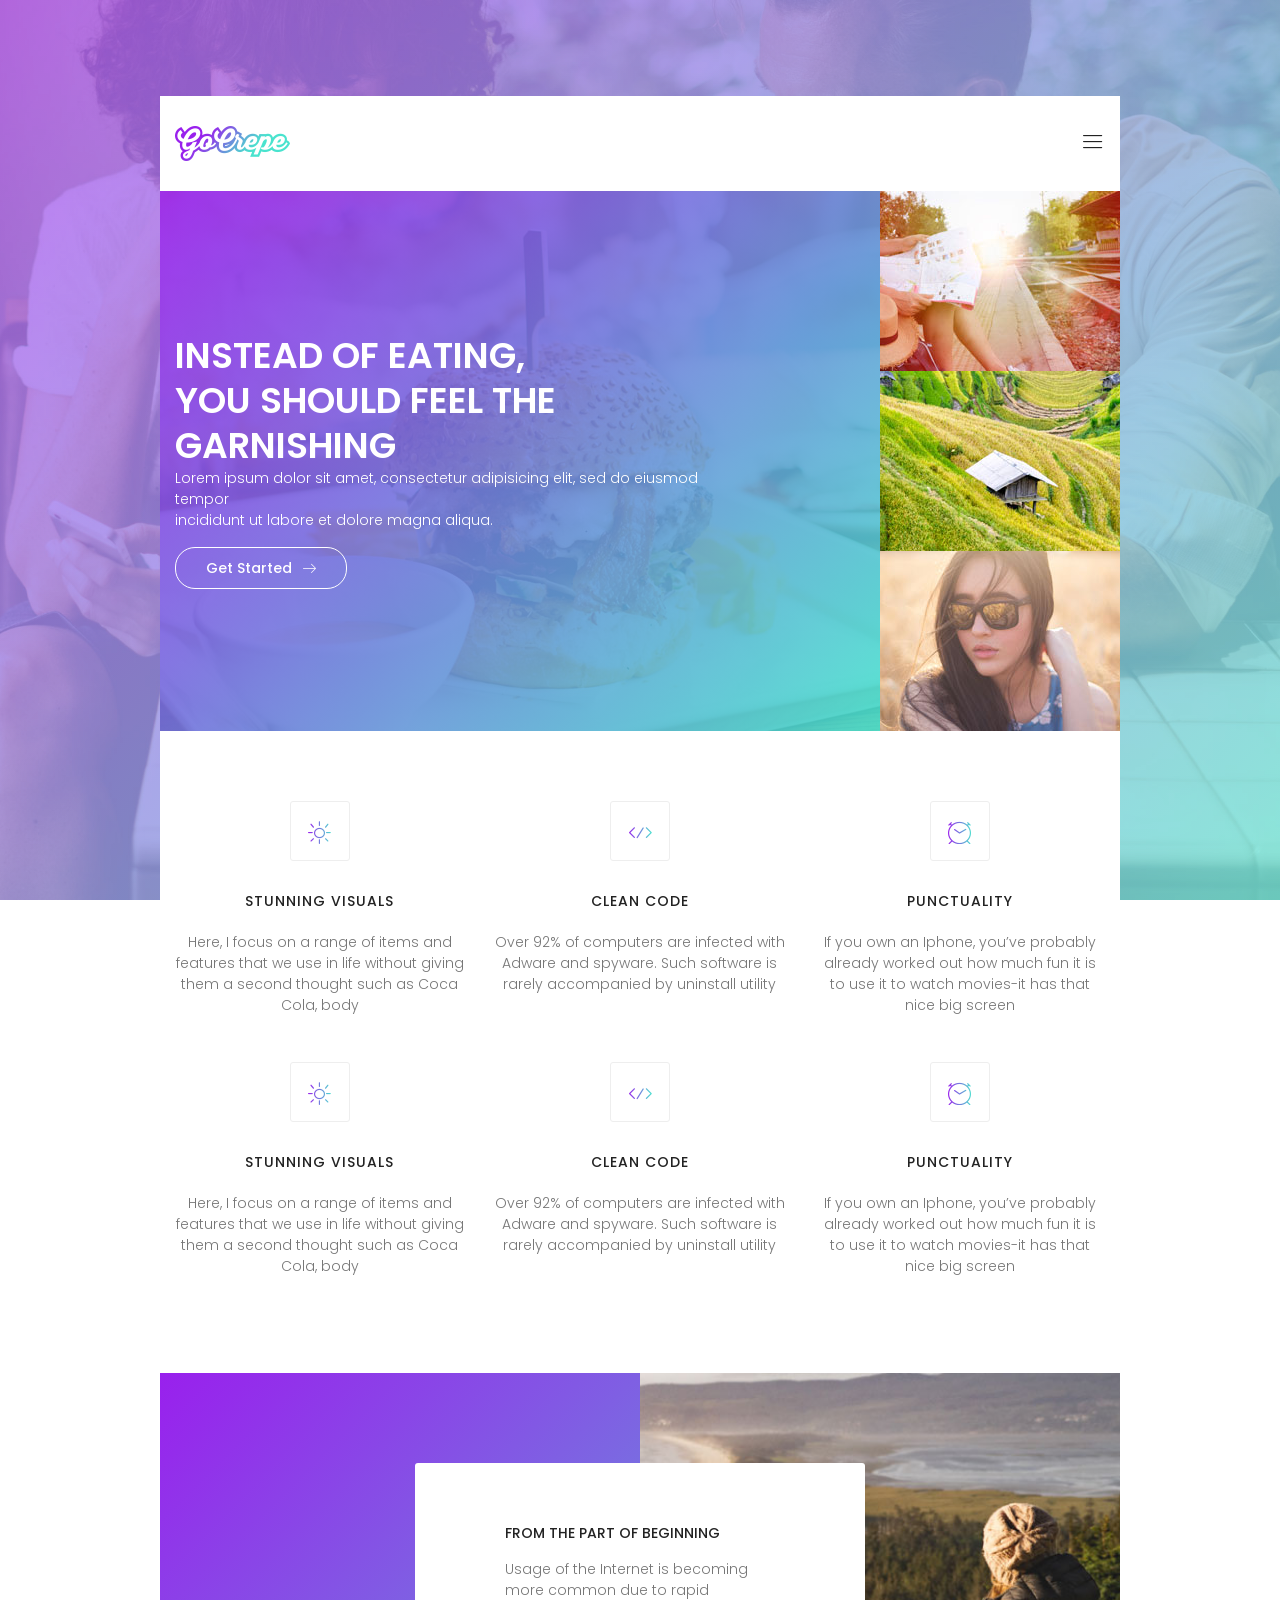
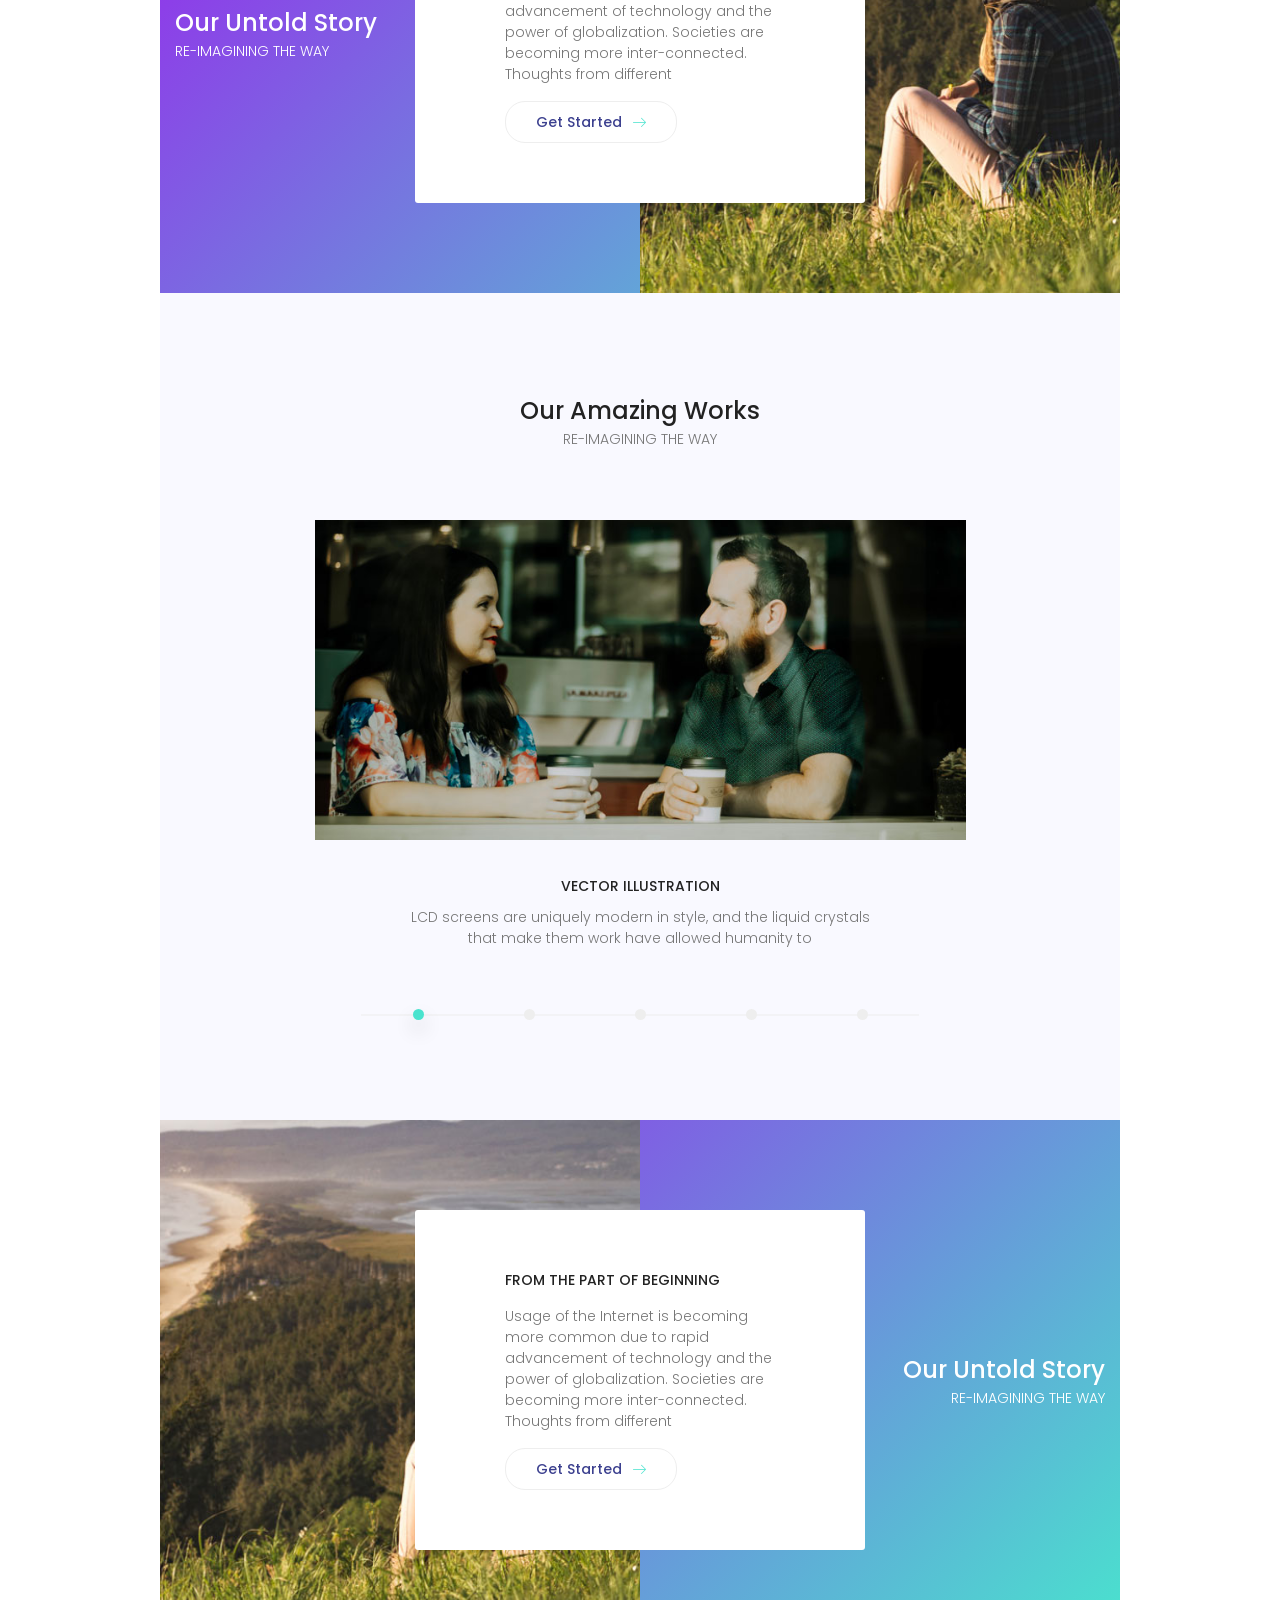
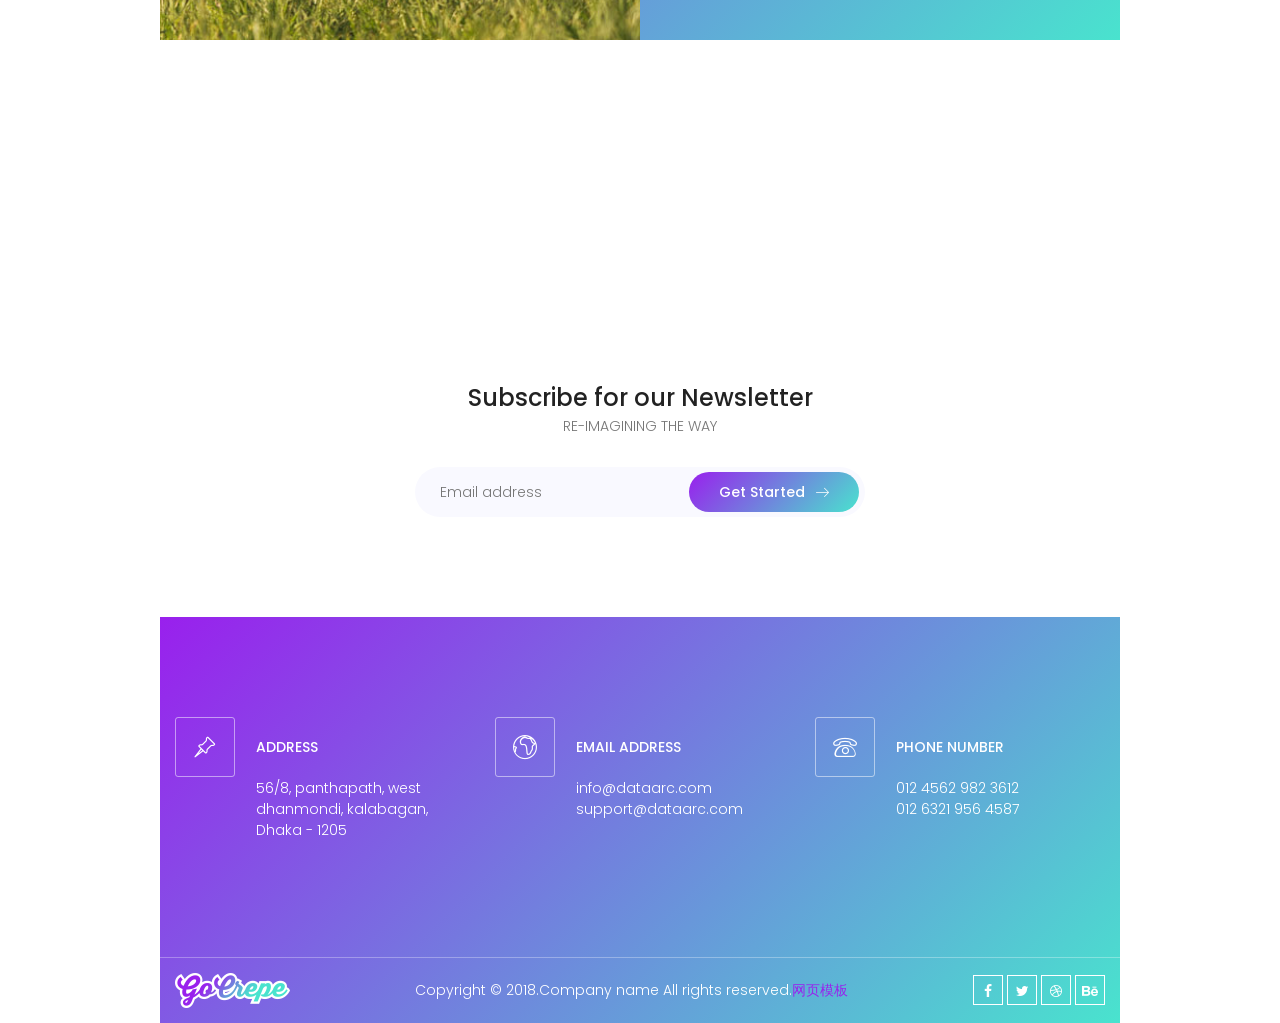
<file: index.html>
<!DOCTYPE html>
<html lang="zxx" class="no-js">
<head>
	<!-- Mobile Specific Meta -->
	<meta name="viewport" content="width=device-width, initial-scale=1, shrink-to-fit=no">
	<!-- Favicon-->
	<link rel="shortcut icon" href="img/fav.png">
	<!-- Author Meta -->
	<meta name="author" content="CodePixar">
	<!-- Meta Description -->
	<meta name="description" content="">
	<!-- Meta Keyword -->
	<meta name="keywords" content="">
	<!-- meta character set -->
	<meta charset="UTF-8">
	<!-- Site Title -->
	<title>Home</title>

	<link href="https://fonts.googleapis.com/css?family=Poppins:300,500,600" rel="stylesheet">
		<!--
		CSS
		============================================= -->
		<link rel="stylesheet" href="css/linearicons.css">
		<link rel="stylesheet" href="css/owl.carousel.css">
		<link rel="stylesheet" href="css/font-awesome.min.css">
		<link rel="stylesheet" href="css/nice-select.css">
		<link rel="stylesheet" href="css/magnific-popup.css">
		<link rel="stylesheet" href="css/bootstrap.css">
		<link rel="stylesheet" href="css/main.css">
	</head>
	<body>
		<div class="main-wrapper-first">
			<header>
				<div class="container">
					<div class="header-wrap">
						<div class="header-top d-flex justify-content-between align-items-center">
							<div class="logo">
								<a href="index.html"><img src="img/logo.png" alt=""></a>
							</div>
							<div class="main-menubar d-flex align-items-center">
								<nav class="hide">
									<a href="index.html">Home</a>
									<a href="generic.html">Generic</a>
									<a href="elements.html">Elements</a>
								</nav>
								<div class="menu-bar"><span class="lnr lnr-menu"></span></div>
							</div>
						</div>
					</div>
				</div>
			</header>
		</div>
		<div class="main-wrapper">
			<div class="active-banner-slider">
				<div class="item d-flex align-items-center">
					<div class="container">
						<div class="content">
							<h1 class="text-white text-uppercase">Instead of eating, <br> you should feel the garnishing</h1>
							<p class="text-white">Lorem ipsum dolor sit amet, consectetur adipisicing elit, sed do eiusmod tempor  <br>incididunt ut labore et dolore magna aliqua.</p>
							<a href="#" class="primary-btn d-inline-flex align-items-center"><span class="mr-10">Get Started</span><span class="lnr lnr-arrow-right"></span></a>
						</div>
					</div>
				</div>
				<div class="item d-flex align-items-center">
					<div class="container">
						<div class="content">
							<h1 class="text-white text-uppercase">Instead of eating, <br> you should feel the garnishing</h1>
							<p class="text-white">Lorem ipsum dolor sit amet, consectetur adipisicing elit, sed do eiusmod tempor  <br>incididunt ut labore et dolore magna aliqua.</p>
							<a href="#" class="primary-btn d-inline-flex align-items-center"><span class="mr-10">Get Started</span><span class="lnr lnr-arrow-right"></span></a>
						</div>
					</div>
				</div>
				<div class="item d-flex align-items-center">
					<div class="container">
						<div class="content">
							<h1 class="text-white text-uppercase">Instead of eating, <br> you should feel the garnishing</h1>
							<p class="text-white">Lorem ipsum dolor sit amet, consectetur adipisicing elit, sed do eiusmod tempor  <br>incididunt ut labore et dolore magna aliqua.</p>
							<a href="#" class="primary-btn d-inline-flex align-items-center"><span class="mr-10">Get Started</span><span class="lnr lnr-arrow-right"></span></a>
						</div>
					</div>
				</div>
			</div>
		</div>
		<div class="main-wrapper">
			<!-- Start Feature Area -->
			<section class="featured-area">
				<div class="container">
					<div class="row">
						<div class="col-md-4">
							<div class="single-feature">
								<div class="icon">
									<span class="lnr lnr-sun"></span>
								</div>
								<div class="desc text-center">
									<h6 class="title text-uppercase">Stunning Visuals</h6>
									<p>Here, I focus on a range of items and features that we use in life without giving them a second thought such as Coca Cola, body</p>
								</div>
							</div>
						</div>
						<div class="col-md-4">
							<div class="single-feature">
								<div class="icon">
									<span class="lnr lnr-code"></span>
								</div>
								<div class="desc text-center">
									<h6 class="title text-uppercase">Clean Code</h6>
									<p>Over 92% of computers are infected with Adware and spyware. Such software is rarely accompanied by uninstall utility </p>
								</div>
							</div>
						</div>
						<div class="col-md-4">
							<div class="single-feature">
								<div class="icon">
									<span class="lnr lnr-clock"></span>
								</div>
								<div class="desc text-center">
									<h6 class="title text-uppercase">Punctuality</h6>
									<p>If you own an Iphone, you’ve probably already worked out how much fun it is to use it to watch movies-it has that nice big screen</p>
								</div>
							</div>
						</div>
						<div class="col-md-4">
							<div class="single-feature">
								<div class="icon">
									<span class="lnr lnr-sun"></span>
								</div>
								<div class="desc text-center">
									<h6 class="title text-uppercase">Stunning Visuals</h6>
									<p>Here, I focus on a range of items and features that we use in life without giving them a second thought such as Coca Cola, body</p>
								</div>
							</div>
						</div>
						<div class="col-md-4">
							<div class="single-feature">
								<div class="icon">
									<span class="lnr lnr-code"></span>
								</div>
								<div class="desc text-center">
									<h6 class="title text-uppercase">Clean Code</h6>
									<p>Over 92% of computers are infected with Adware and spyware. Such software is rarely accompanied by uninstall utility </p>
								</div>
							</div>
						</div>
						<div class="col-md-4">
							<div class="single-feature">
								<div class="icon">
									<span class="lnr lnr-clock"></span>
								</div>
								<div class="desc text-center">
									<h6 class="title text-uppercase">Punctuality</h6>
									<p>If you own an Iphone, you’ve probably already worked out how much fun it is to use it to watch movies-it has that nice big screen</p>
								</div>
							</div>
						</div>
					</div>
				</div>
			</section>
			<!-- End Feature Area -->
			<!-- Start Story Area -->
			<section class="story-area">
				<div class="container">
					<div class="row align-items-center">
						<div class="col-lg-3">
							<div class="story-title">
								<h3 class="text-white">Our Untold Story</h3>
								<span class="text-uppercase text-white">Re-imagining the way</span>
							</div>
						</div>
						<div class="col-lg-6">
							<div class="story-box">
								<h6 class="text-uppercase">From the part of beginning</h6>
								<p>Usage of the Internet is becoming more common due to rapid advancement of technology and the power of globalization. Societies are becoming more inter-connected. Thoughts from different</p>
								<a href="#" class="primary-btn d-inline-flex align-items-center"><span class="mr-10">Get Started</span><span class="lnr lnr-arrow-right"></span></a>
							</div>
						</div>
					</div>
				</div>
			</section>
			<!-- End Story Area -->

			<!-- Start Amazing Works Area -->

			<section class="amazing-works-area">
				<div class="container">
					<div class="row justify-content-center">
						<div class="col-lg-8">
							<div class="section-title text-center">
								<h3>Our Amazing Works</h3>
								<span class="text-uppercase">Re-imagining the way</span>
							</div>
						</div>
					</div>
					<div class="active-works-carousel mt-40">
						<div class="item">
							<div class="thumb" style="background: url(img/c1.jpg);"></div>
							<div class="caption text-center">
								<h6 class="text-uppercase">Vector Illustration</h6>
								<p>LCD screens are uniquely modern in style, and the liquid crystals <br> that make them work have allowed humanity to</p>
							</div>
						</div>
						<div class="item">
							<div class="thumb" style="background: url(img/c1.jpg);"></div>
							<div class="caption text-center">
								<h6 class="text-uppercase">Vector Illustration</h6>
								<p>LCD screens are uniquely modern in style, and the liquid crystals <br> that make them work have allowed humanity to</p>
							</div>
						</div>
						<div class="item">
							<div class="thumb" style="background: url(img/c1.jpg);"></div>
							<div class="caption text-center">
								<h6 class="text-uppercase">Vector Illustration</h6>
								<p>LCD screens are uniquely modern in style, and the liquid crystals <br> that make them work have allowed humanity to</p>
							</div>
						</div>
						<div class="item">
							<div class="thumb" style="background: url(img/c1.jpg);"></div>
							<div class="caption text-center">
								<h6 class="text-uppercase">Vector Illustration</h6>
								<p>LCD screens are uniquely modern in style, and the liquid crystals <br> that make them work have allowed humanity to</p>
							</div>
						</div>
						<div class="item">
							<div class="thumb" style="background: url(img/c1.jpg);"></div>
							<div class="caption text-center">
								<h6 class="text-uppercase">Vector Illustration</h6>
								<p>LCD screens are uniquely modern in style, and the liquid crystals <br> that make them work have allowed humanity to</p>
							</div>
						</div>
					</div>
				</div>
			</section>
			<!-- End Amazing Works Area -->
			<!-- Start Story Area -->
			<section class="story-area-2">
				<div class="container">
					<div class="row align-items-center">
						<div class="col-lg-3">
							<div class="story-title sm-show text-center">
								<h3 class="text-white">Our Untold Story</h3>
								<span class="text-uppercase text-white">Re-imagining the way</span>
							</div>
						</div>
						<div class="col-lg-6">
							<div class="story-box">
								<h6 class="text-uppercase">From the part of beginning</h6>
								<p>Usage of the Internet is becoming more common due to rapid advancement of technology and the power of globalization. Societies are becoming more inter-connected. Thoughts from different</p>
								<a href="#" class="primary-btn d-inline-flex align-items-center"><span class="mr-10">Get Started</span><span class="lnr lnr-arrow-right"></span></a>
							</div>
						</div>
						<div class="col-lg-3">
							<div class="story-title sm-hide text-right">
								<h3 class="text-white">Our Untold Story</h3>
								<span class="text-uppercase text-white">Re-imagining the way</span>
							</div>
						</div>
					</div>
				</div>
			</section>
			<!-- End Story Area -->
			<div class="brand-area">
				<div class="container">
					<div class="total-brand d-flex justify-content-around">
						<img src="img/b1.png" alt="">
						<img src="img/b2.png" alt="">
						<img src="img/b3.png" alt="">
						<img src="img/b4.png" alt="">
						<img src="img/b5.png" alt="">
					</div>
				</div>
			</div>
			<!-- Start Subscription Area -->
			<section class="subscription-area">
				<div class="container">
					<div class="row justify-content-center">
						<div class="col-lg-8">
							<div class="section-title text-center">
								<h3>Subscribe for our Newsletter</h3>
								<span class="text-uppercase">Re-imagining the way</span>
							</div>
						</div>
					</div>
					<div class="row justify-content-center">
						<div class="col-lg-6">
							<div id="mc_embed_signup">
								<form target="_blank" novalidate action="" method="get" class="subscription relative">
									<input type="email" name="EMAIL" placeholder="Email address" onFocus="this.placeholder = ''" onBlur="this.placeholder = 'Email address'" required>
									<div style="position: absolute; left: -5000px;">
										<input type="text" name="b_36c4fd991d266f23781ded980_aefe40901a" tabindex="-1" value="">
									</div>
									<button class="primary-btn hover d-inline-flex align-items-center"><span class="mr-10">Get Started</span><span class="lnr lnr-arrow-right"></span></button>
									<div class="info"></div>
								</form>
							</div>
						</div>
					</div>
				</div>
			</section>
			<!-- End Subscription Area -->
			<!-- Start Footer Widget Area -->
			<section class="footer-widget-area">
				<div class="container">
					<div class="row">
						<div class="col-md-4">
							<div class="single-widget d-flex flex-wrap justify-content-between">
								<div class="icon d-flex align-items-center justify-content-center">
									<span class="lnr lnr-pushpin"></span>
								</div>
								<div class="desc">
									<h6 class="title text-uppercase">Address</h6>
									<p>56/8, panthapath, west <br> dhanmondi, kalabagan, <br>Dhaka - 1205</p>
								</div>
							</div>
						</div>
						<div class="col-md-4">
							<div class="single-widget d-flex flex-wrap justify-content-between">
								<div class="icon d-flex align-items-center justify-content-center">
									<span class="lnr lnr-earth"></span>
								</div>
								<div class="desc">
									<h6 class="title text-uppercase">Email Address</h6>
									<div class="contact">
										<a href="mailto:info@dataarc.com">info@dataarc.com</a> <br>
										<a href="mailto:support@dataarc.com">support@dataarc.com</a>
									</div>
								</div>
							</div>
						</div>
						<div class="col-md-4">
							<div class="single-widget d-flex flex-wrap justify-content-between">
								<div class="icon d-flex align-items-center justify-content-center">
									<span class="lnr lnr-phone"></span>
								</div>
								<div class="desc">
									<h6 class="title text-uppercase">Phone Number</h6>
									<div class="contact">
										<a href="tel:1545">012 4562 982 3612</a> <br>
										<a href="tel:54512">012 6321 956 4587</a>
									</div>
								</div>
							</div>
						</div>
					</div>
				</div>
				<footer>
					<div class="container">
						<div class="footer-content d-flex justify-content-between align-items-center flex-wrap">
							<div class="logo">
								<a href="index.html"><img src="img/f-logo.png" alt=""></a>
							</div>
							<div class="copy-right-text">Copyright &copy; 2018.Company name All rights reserved.<a target="_blank" href="http://www.17sucai.com/">&#x7F51;&#x9875;&#x6A21;&#x677F;</a></div>
							<div class="footer-social">
								<a href="#"><i class="fa fa-facebook"></i></a>
								<a href="#"><i class="fa fa-twitter"></i></a>
								<a href="#"><i class="fa fa-dribbble"></i></a>
								<a href="#"><i class="fa fa-behance"></i></a>
							</div>
						</div>
					</div>
				</footer>
			</section>
			<!-- End Footer Widget Area -->

		</div>




		<script src="js/vendor/jquery-2.2.4.min.js"></script>
		<script src="js/popper.min.js" integrity="sha384-b/U6ypiBEHpOf/4+1nzFpr53nxSS+GLCkfwBdFNTxtclqqenISfwAzpKaMNFNmj4" crossorigin="anonymous"></script>
		<script src="js/vendor/bootstrap.min.js"></script>
		<script src="js/jquery.ajaxchimp.min.js"></script>
		<script src="js/owl.carousel.min.js"></script>
		<script src="js/jquery.nice-select.min.js"></script>
		<script src="js/jquery.magnific-popup.min.js"></script>
		<script src="js/main.js"></script>
	</body>
</html>
</file>
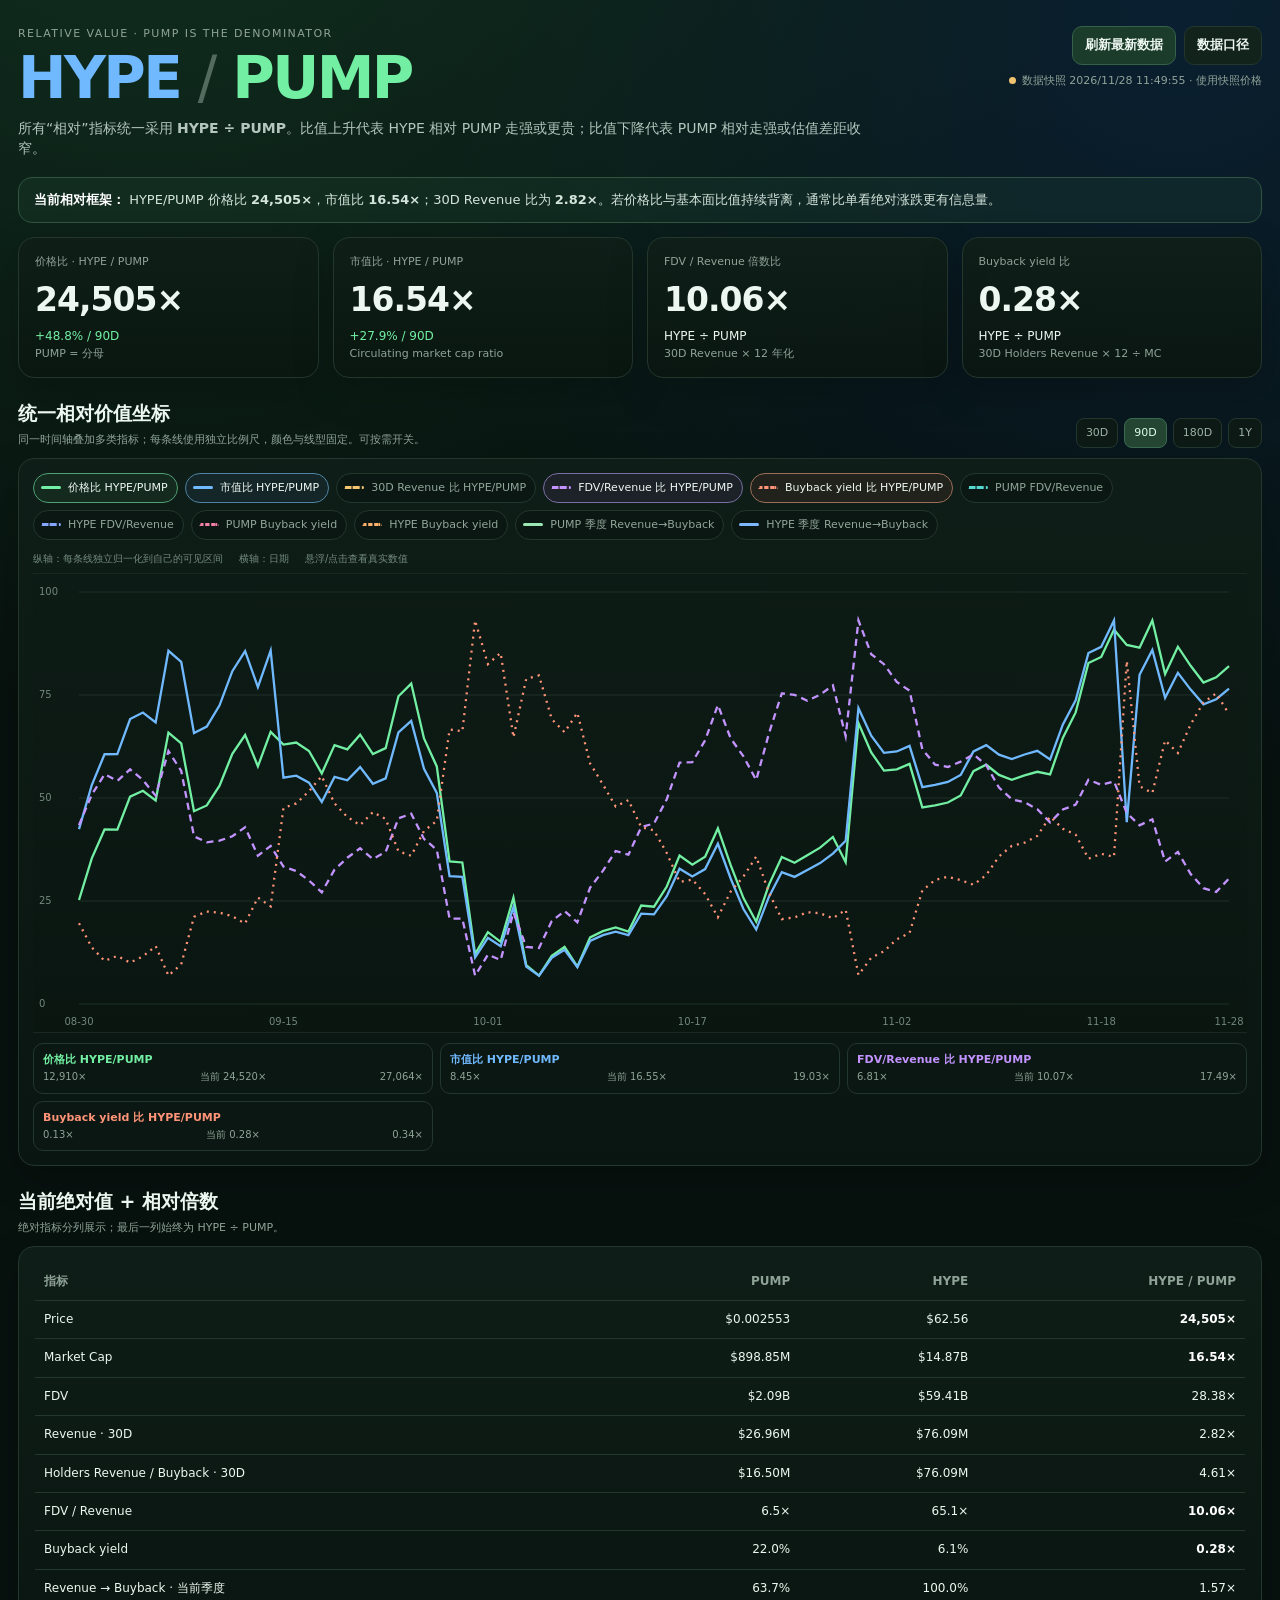
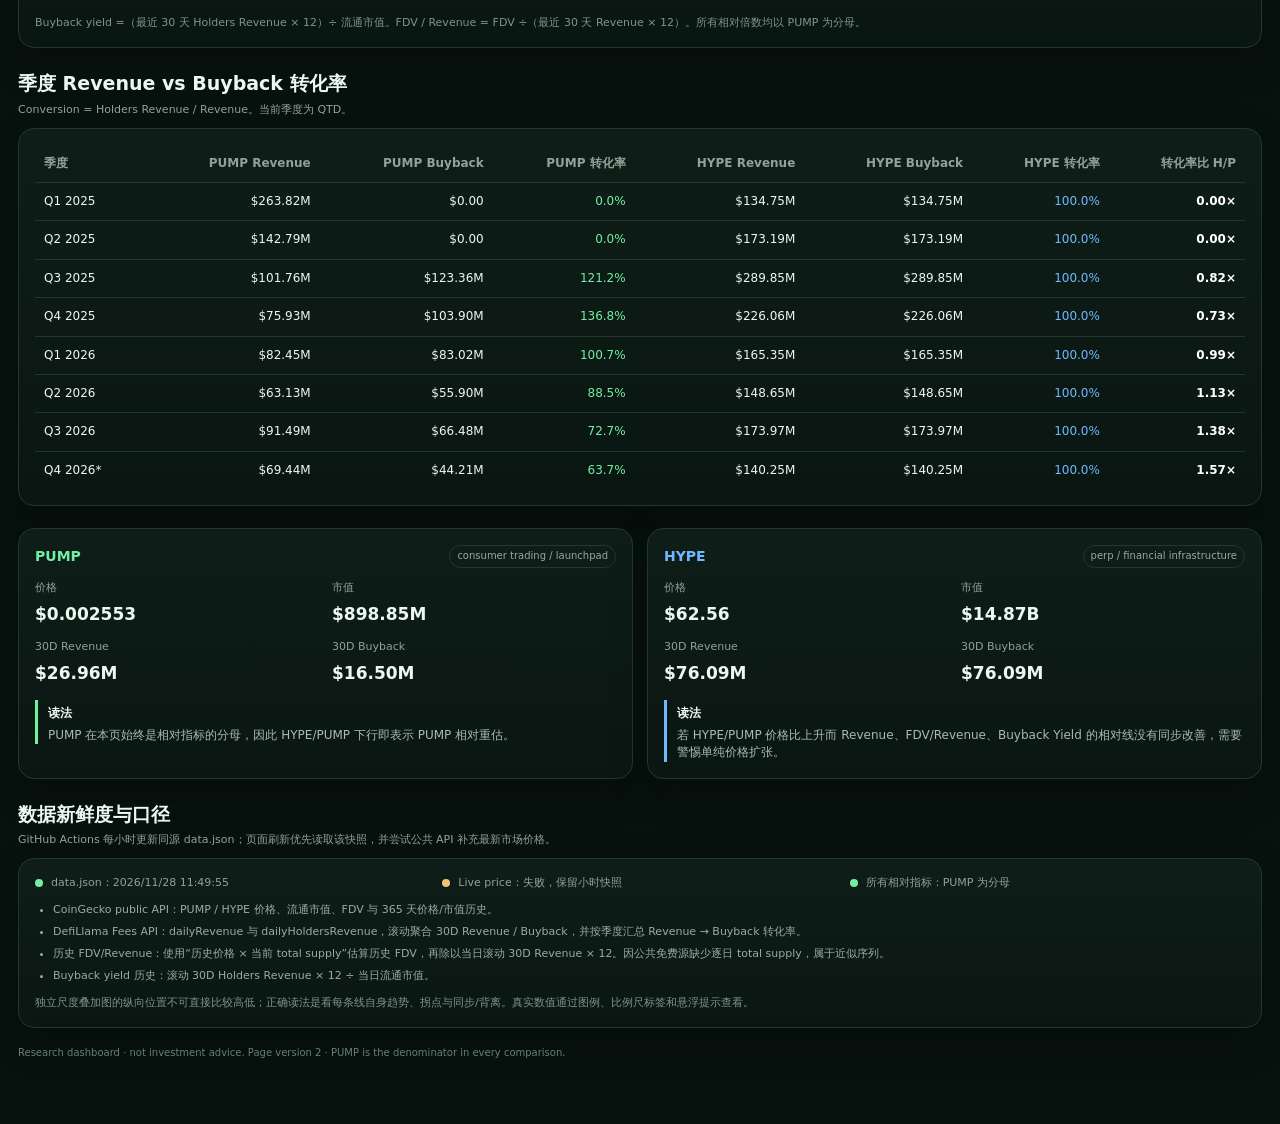
<file: pump-vs-hype/index.html>
<!doctype html>
<html lang="zh-CN">
<head>
<meta charset="utf-8">
<meta name="viewport" content="width=device-width,initial-scale=1">
<meta name="color-scheme" content="dark">
<meta name="description" content="HYPE/PUMP relative-value dashboard with PUMP as denominator across comparisons.">
<title>HYPE / PUMP — Relative Value Dashboard</title>
<link rel="stylesheet" href="style.css">
</head>
<body>
<div class="wrap" id="app">
<header class="top">
  <div>
    <div class="eyebrow">Relative value · PUMP is the denominator</div>
    <h1><span class="hype">HYPE</span> <span class="slash">/</span> <span class="pump">PUMP</span></h1>
    <div class="sub">所有“相对”指标统一采用 <b>HYPE ÷ PUMP</b>。比值上升代表 HYPE 相对 PUMP 走强或更贵；比值下降代表 PUMP 相对走强或估值差距收窄。</div>
  </div>
  <div>
    <div class="actions"><button class="btn primary" id="refreshBtn" type="button">刷新最新数据</button><a class="btn" href="#method">数据口径</a></div>
    <div class="status" id="status"><span class="live snapshot"></span>正在载入最新快照…</div>
  </div>
</header>

<div class="hero" id="hero"><strong>读取中：</strong> 将价格、市值、收入、回购与估值压缩到同一个相对价值框架。</div>

<div class="grid g4 summary-grid">
  <div class="card stat"><div class="klabel">价格比 · HYPE / PUMP</div><div class="metric" id="priceRatio">—</div><div class="delta" id="priceRatioMove">—</div><div class="small">PUMP = 分母</div></div>
  <div class="card stat"><div class="klabel">市值比 · HYPE / PUMP</div><div class="metric" id="mcRatio">—</div><div class="delta" id="mcRatioMove">—</div><div class="small">Circulating market cap ratio</div></div>
  <div class="card stat"><div class="klabel">FDV / Revenue 倍数比</div><div class="metric" id="fdvRevRatio">—</div><div class="delta" id="fdvRevRatioHint">HYPE ÷ PUMP</div><div class="small">30D Revenue × 12 年化</div></div>
  <div class="card stat"><div class="klabel">Buyback yield 比</div><div class="metric" id="yieldRatio">—</div><div class="delta" id="yieldRatioHint">HYPE ÷ PUMP</div><div class="small">30D Holders Revenue × 12 ÷ MC</div></div>
</div>

<section class="section">
  <div class="section-head"><div><h2>统一相对价值坐标</h2><p>同一时间轴叠加多类指标；每条线使用独立比例尺，颜色与线型固定。可按需开关。</p></div>
  <div class="tabs" id="periodTabs"><button class="tab" data-days="30" type="button">30D</button><button class="tab active" data-days="90" type="button">90D</button><button class="tab" data-days="180" type="button">180D</button><button class="tab" data-days="365" type="button">1Y</button></div></div>
  <div class="card master-card">
    <div class="series-controls" id="seriesControls"></div>
    <div class="chart-explainer"><span>纵轴：每条线独立归一化到自己的可见区间</span><span>横轴：日期</span><span>悬浮/点击查看真实数值</span></div>
    <div class="master-chart" id="masterChart"><canvas id="chartCanvas" aria-label="HYPE/PUMP unified relative value chart"></canvas><div class="chart-tooltip" id="chartTooltip" hidden></div></div>
    <div class="scale-strip" id="scaleStrip"></div>
  </div>
</section>

<section class="section">
  <div class="section-head"><div><h2>当前绝对值 + 相对倍数</h2><p>绝对指标分列展示；最后一列始终为 HYPE ÷ PUMP。</p></div></div>
  <div class="card table-wrap">
    <table class="table" id="keyTable">
      <thead><tr><th>指标</th><th class="pump">PUMP</th><th class="hype">HYPE</th><th>HYPE / PUMP</th></tr></thead>
      <tbody>
        <tr><td>Price</td><td id="pPrice">—</td><td id="hPrice">—</td><td class="strong" id="tPriceRatio">—</td></tr>
        <tr><td>Market Cap</td><td id="pMC">—</td><td id="hMC">—</td><td class="strong" id="tMCRatio">—</td></tr>
        <tr><td>FDV</td><td id="pFDV">—</td><td id="hFDV">—</td><td id="tFDVRatio">—</td></tr>
        <tr><td>Revenue · 30D</td><td id="pRev30">—</td><td id="hRev30">—</td><td id="tRevRatio">—</td></tr>
        <tr><td>Holders Revenue / Buyback · 30D</td><td id="pBuy30">—</td><td id="hBuy30">—</td><td id="tBuyRatio">—</td></tr>
        <tr><td>FDV / Revenue</td><td id="pFDVRev">—</td><td id="hFDVRev">—</td><td class="strong" id="tFDVRevRatio">—</td></tr>
        <tr><td>Buyback yield</td><td id="pYield">—</td><td id="hYield">—</td><td class="strong" id="tYieldRatio">—</td></tr>
        <tr><td>Revenue → Buyback · 当前季度</td><td id="pQConv">—</td><td id="hQConv">—</td><td id="tQConvRatio">—</td></tr>
      </tbody>
    </table>
    <div class="note">Buyback yield =（最近 30 天 Holders Revenue × 12）÷ 流通市值。FDV / Revenue = FDV ÷（最近 30 天 Revenue × 12）。所有相对倍数均以 PUMP 为分母。</div>
  </div>
</section>

<section class="section">
  <div class="section-head"><div><h2>季度 Revenue vs Buyback 转化率</h2><p>Conversion = Holders Revenue / Revenue。当前季度为 QTD。</p></div></div>
  <div class="card table-wrap">
    <table class="table quarter-table">
      <thead><tr><th>季度</th><th class="pump">PUMP Revenue</th><th class="pump">PUMP Buyback</th><th class="pump">PUMP 转化率</th><th class="hype">HYPE Revenue</th><th class="hype">HYPE Buyback</th><th class="hype">HYPE 转化率</th><th>转化率比 H/P</th></tr></thead>
      <tbody id="quarterRows"><tr><td colspan="8" class="center muted">加载季度数据…</td></tr></tbody>
    </table>
  </div>
</section>

<section class="section">
  <div class="grid g2">
    <div class="card"><div class="chart-title"><b class="pump">PUMP</b><span class="tag">consumer trading / launchpad</span></div><div class="mini-grid"><div><div class="klabel">价格</div><b id="pPrice2">—</b></div><div><div class="klabel">市值</div><b id="pMC2">—</b></div><div><div class="klabel">30D Revenue</div><b id="pRev302">—</b></div><div><div class="klabel">30D Buyback</div><b id="pBuy302">—</b></div></div><div class="callout"><b>读法</b><p>PUMP 在本页始终是相对指标的分母，因此 HYPE/PUMP 下行即表示 PUMP 相对重估。</p></div></div>
    <div class="card"><div class="chart-title"><b class="hype">HYPE</b><span class="tag">perp / financial infrastructure</span></div><div class="mini-grid"><div><div class="klabel">价格</div><b id="hPrice2">—</b></div><div><div class="klabel">市值</div><b id="hMC2">—</b></div><div><div class="klabel">30D Revenue</div><b id="hRev302">—</b></div><div><div class="klabel">30D Buyback</div><b id="hBuy302">—</b></div></div><div class="callout blue"><b>读法</b><p>若 HYPE/PUMP 价格比上升而 Revenue、FDV/Revenue、Buyback Yield 的相对线没有同步改善，需要警惕单纯价格扩张。</p></div></div>
  </div>
</section>

<section class="section" id="method">
  <div class="section-head"><div><h2>数据新鲜度与口径</h2><p>GitHub Actions 每小时更新同源 data.json；页面刷新优先读取该快照，并尝试公共 API 补充最新市场价格。</p></div></div>
  <div class="card">
    <div class="fresh-grid">
      <div class="health"><i id="dataHealth" class="warn"></i><span id="dataHealthText">data.json：读取中</span></div>
      <div class="health"><i id="liveHealth" class="warn"></i><span id="liveHealthText">Live price：等待请求</span></div>
      <div class="health"><i class="ok"></i><span>所有相对指标：PUMP 为分母</span></div>
    </div>
    <ul class="source-list">
      <li>CoinGecko public API：PUMP / HYPE 价格、流通市值、FDV 与 365 天价格/市值历史。</li>
      <li>DefiLlama Fees API：dailyRevenue 与 dailyHoldersRevenue，滚动聚合 30D Revenue / Buyback，并按季度汇总 Revenue → Buyback 转化率。</li>
      <li>历史 FDV/Revenue：使用“历史价格 × 当前 total supply”估算历史 FDV，再除以当日滚动 30D Revenue × 12。因公共免费源缺少逐日 total supply，属于近似序列。</li>
      <li>Buyback yield 历史：滚动 30D Holders Revenue × 12 ÷ 当日流通市值。</li>
    </ul>
    <div class="note">独立尺度叠加图的纵向位置不可直接比较高低；正确读法是看每条线自身趋势、拐点与同步/背离。真实数值通过图例、比例尺标签和悬浮提示查看。</div>
  </div>
</section>

<div class="foot">Research dashboard · not investment advice. Page version 2 · PUMP is the denominator in every comparison.</div>
</div>
<script src="app.js"></script>
</body>
</html>
</file>
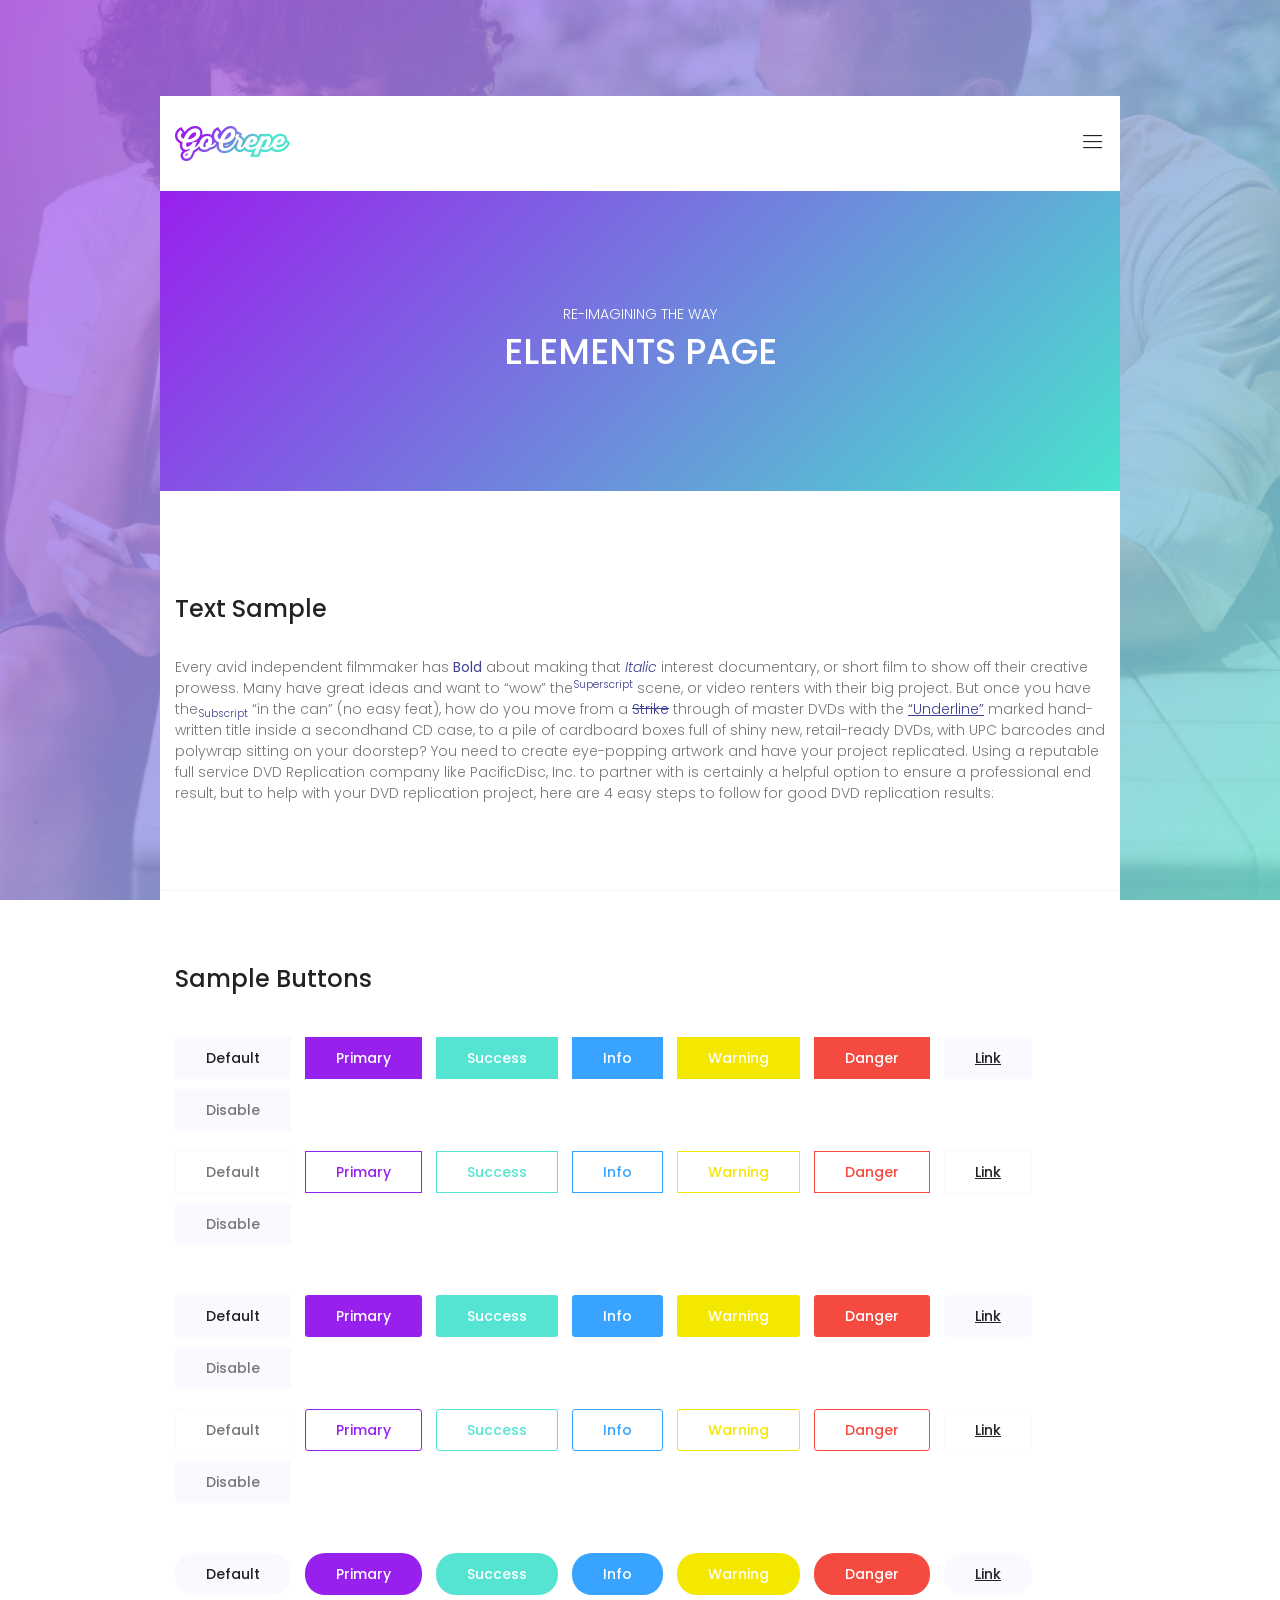
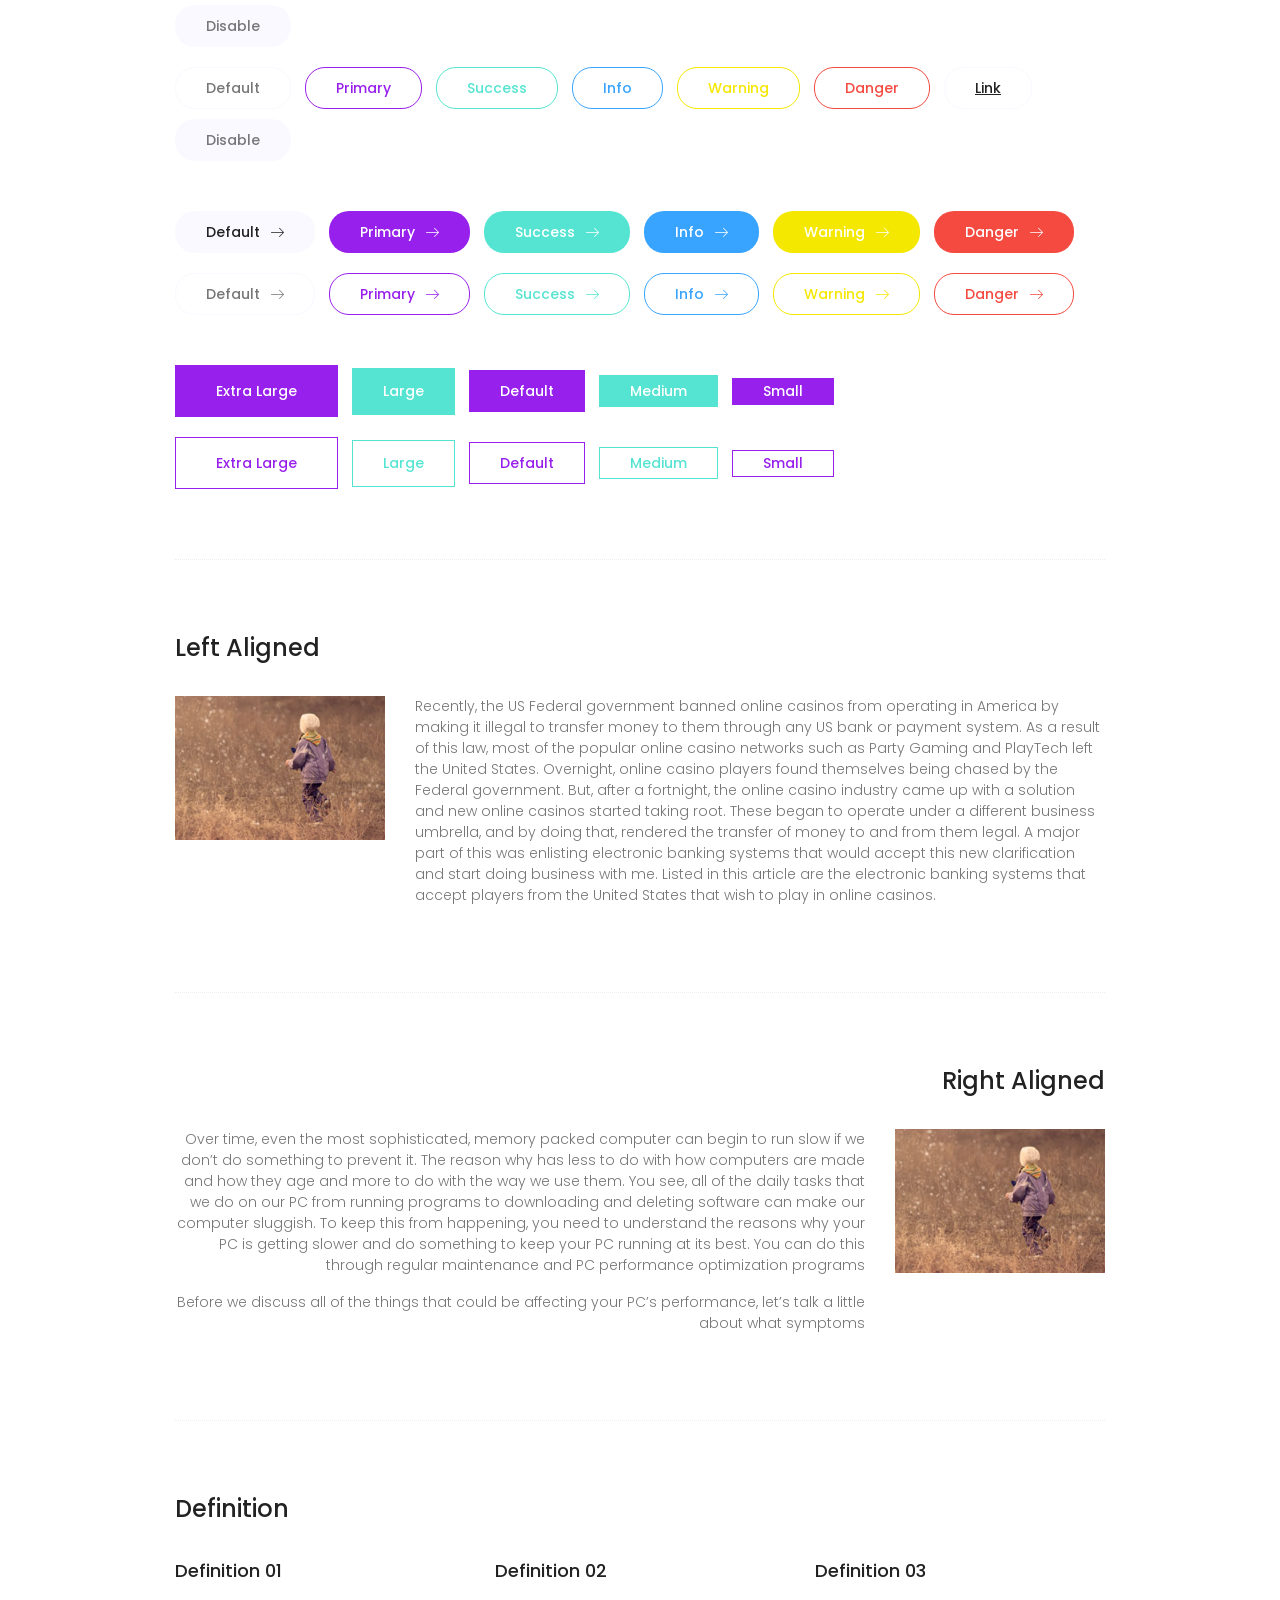
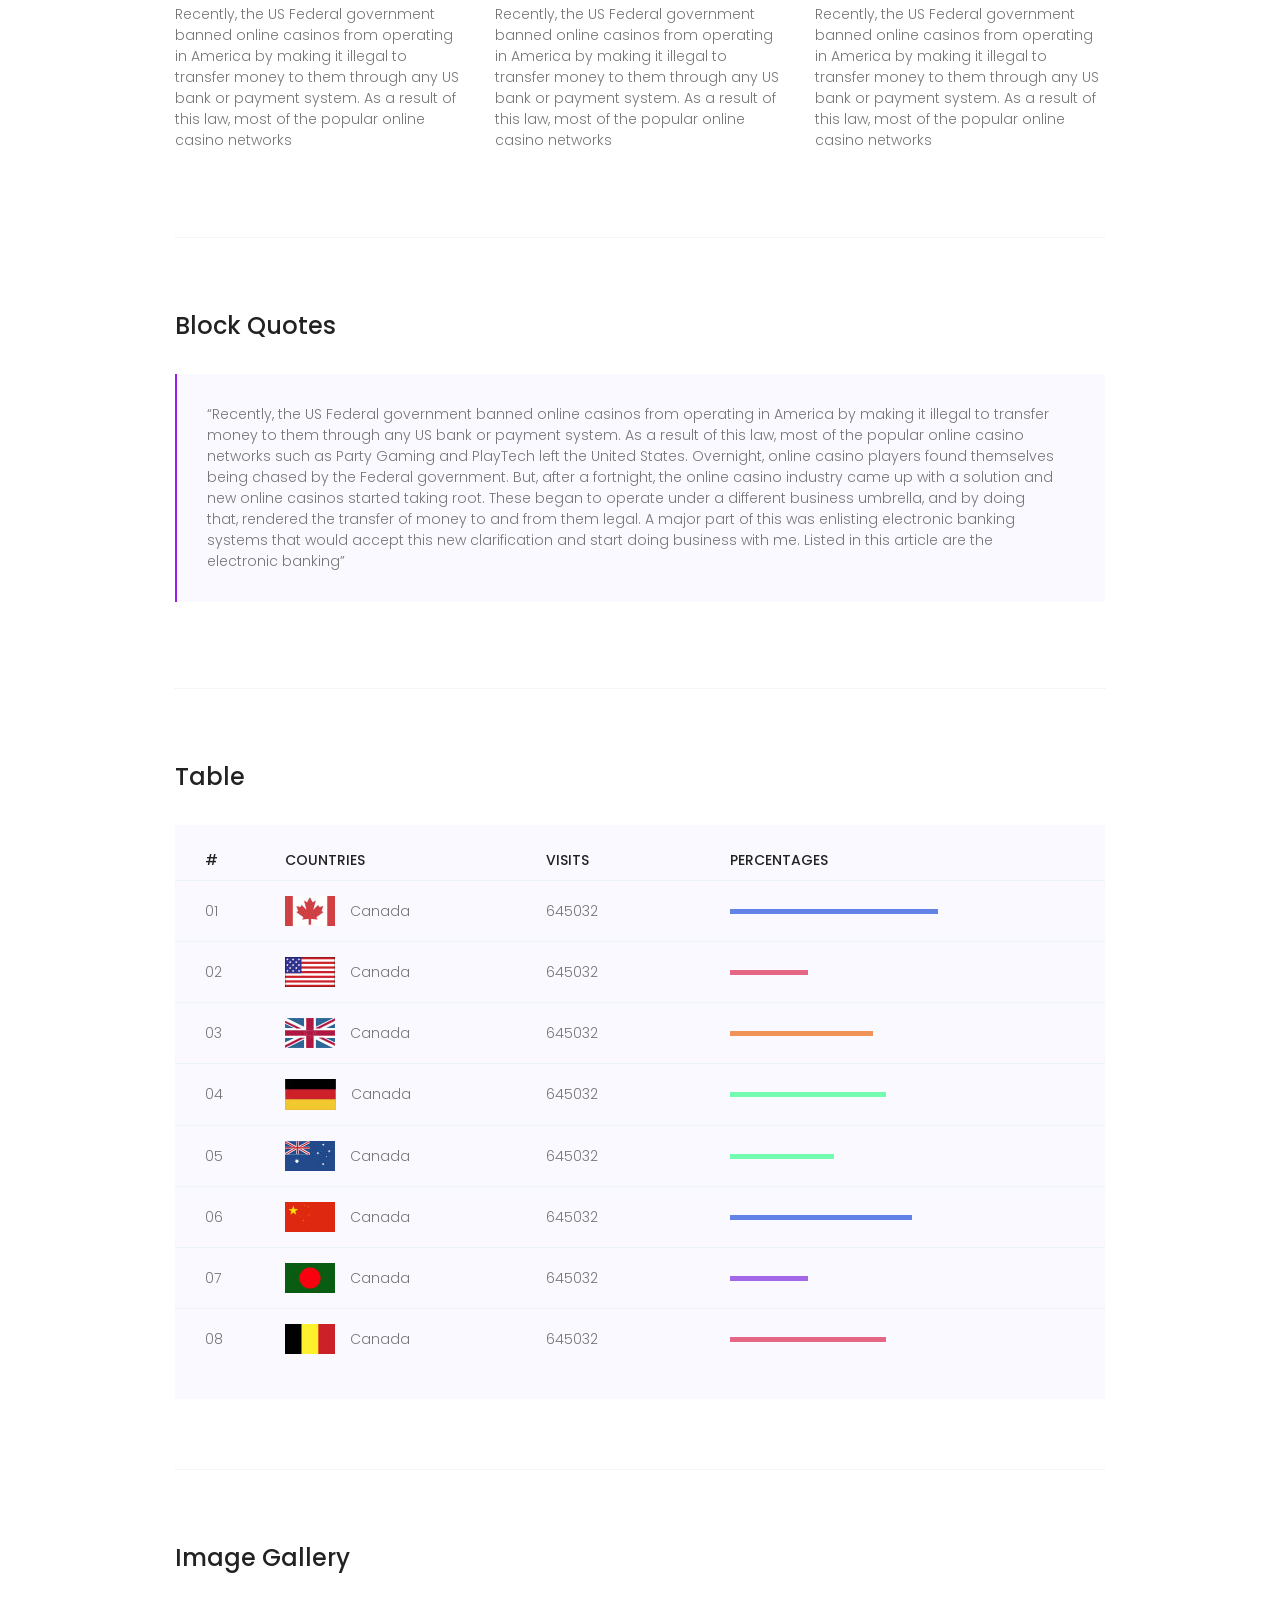
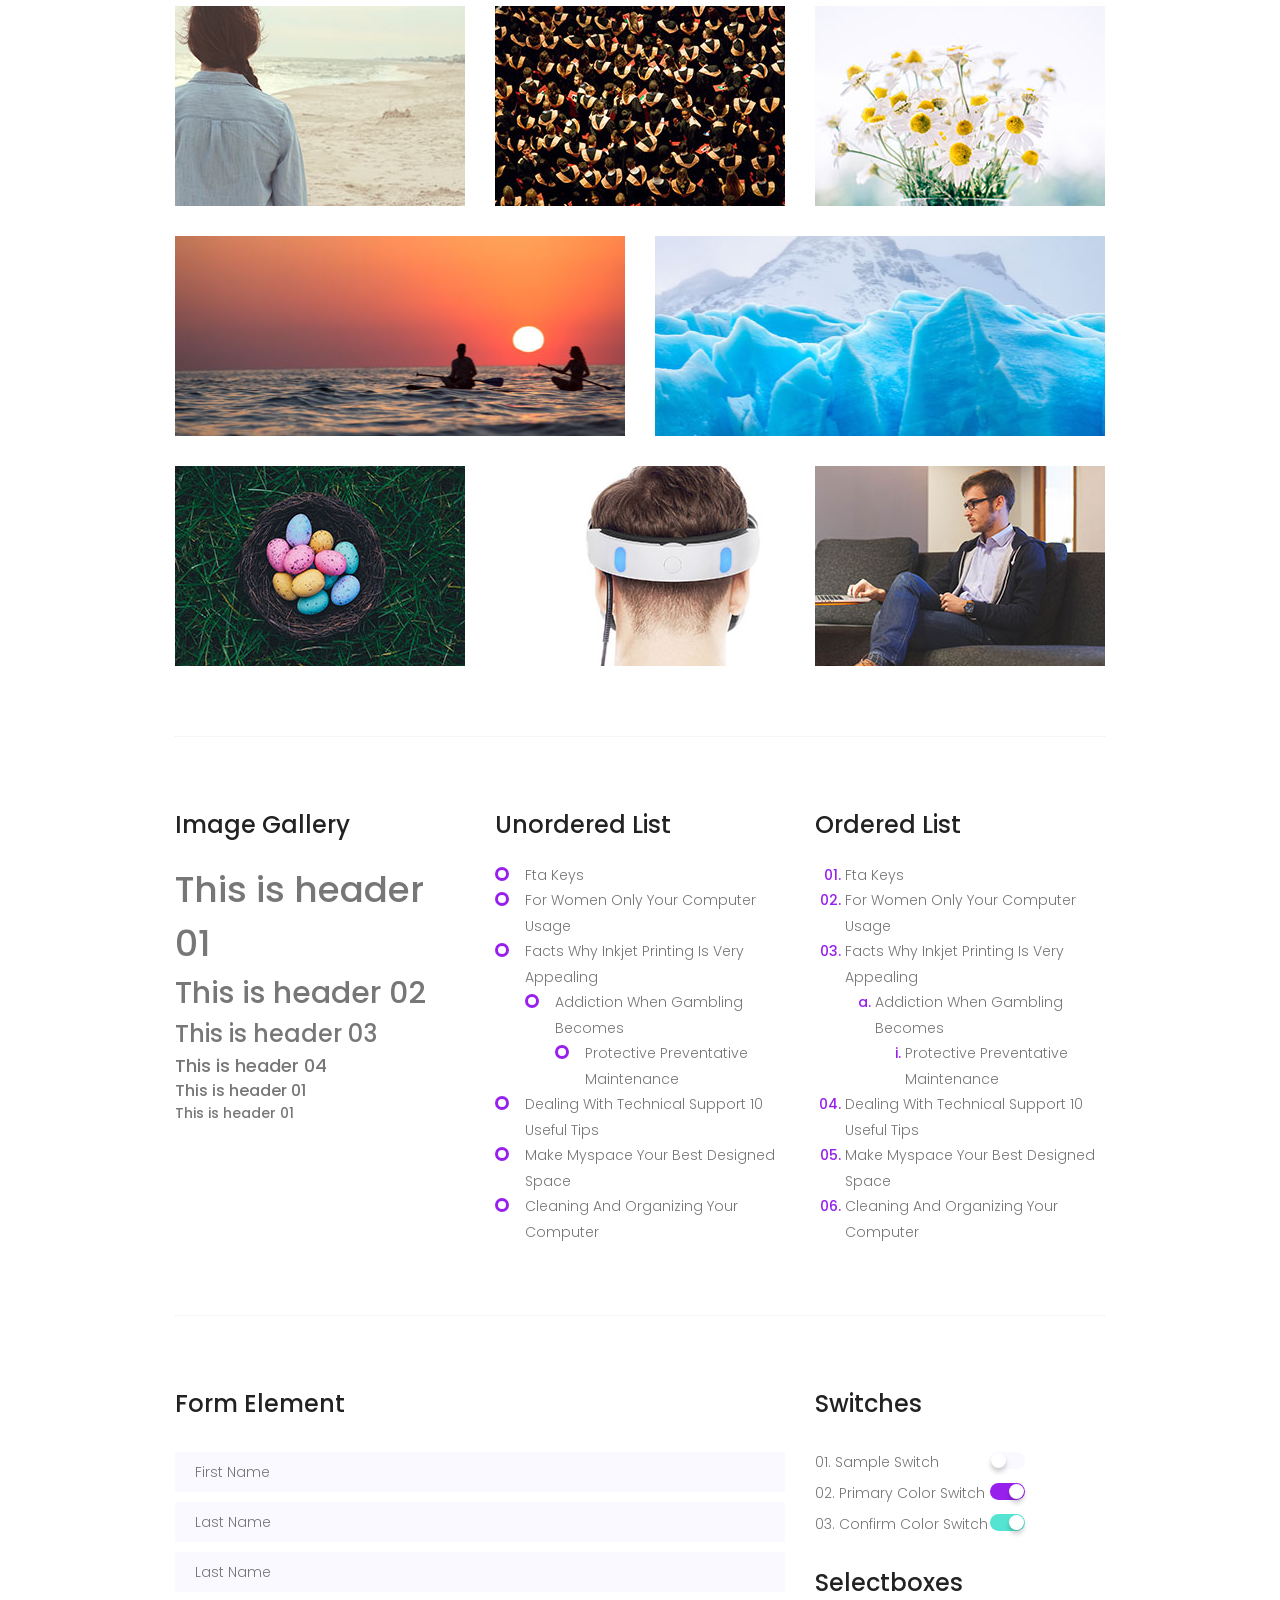
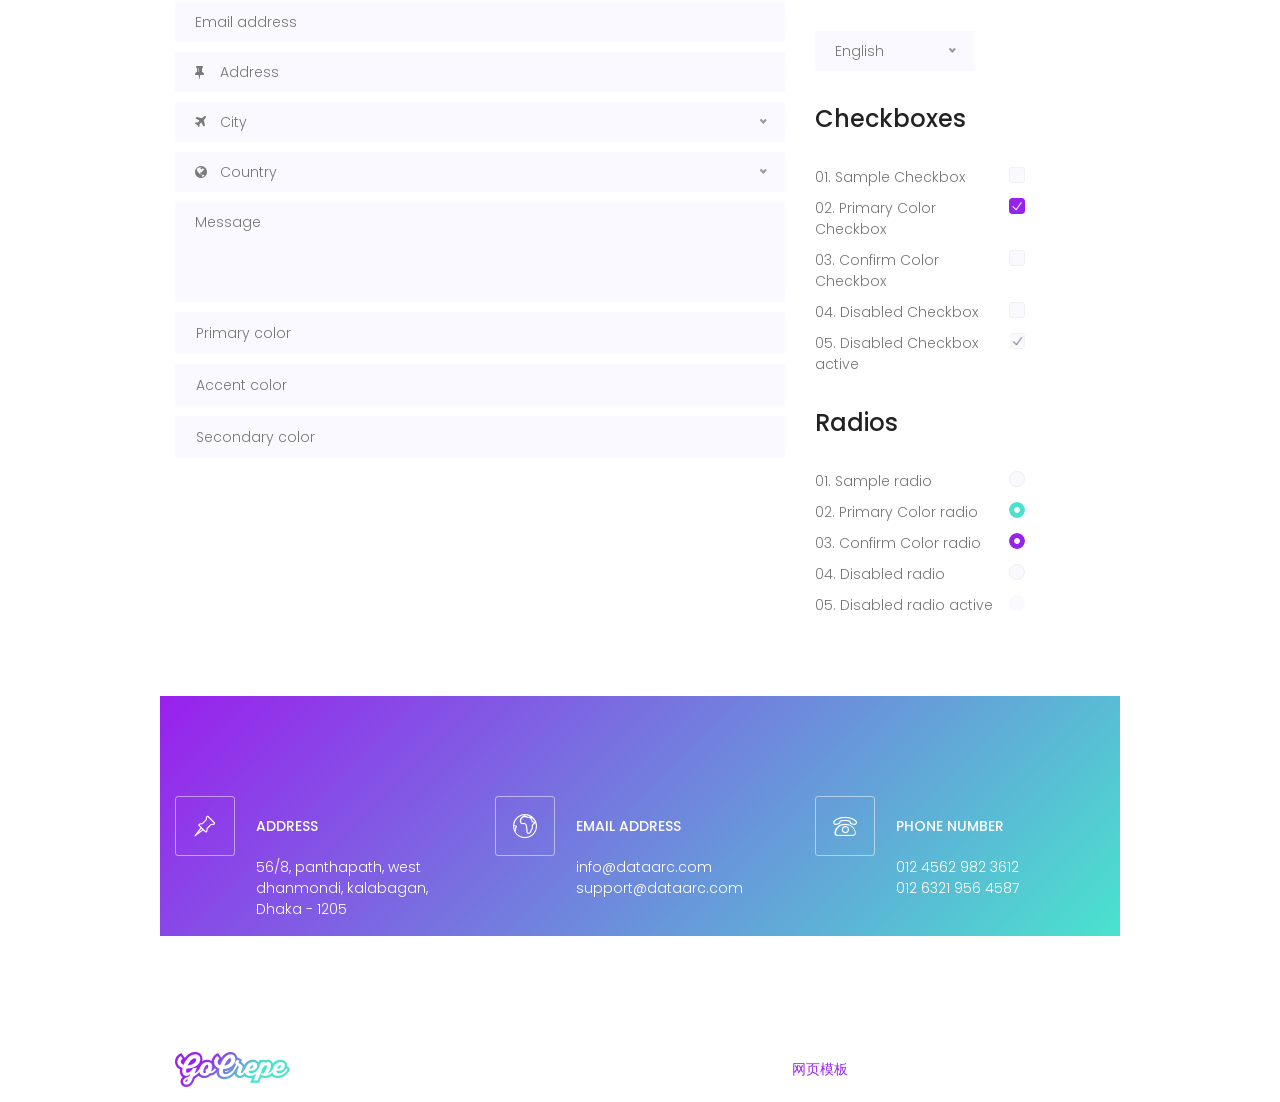
<file: elements.html>
<!DOCTYPE html>
<html lang="zxx" class="no-js">
<head>
	<!-- Mobile Specific Meta -->
	<meta name="viewport" content="width=device-width, initial-scale=1, shrink-to-fit=no">
	<!-- Favicon-->
	<link rel="shortcut icon" href="img/fav.png">
	<!-- Author Meta -->
	<meta name="author" content="CodePixar">
	<!-- Meta Description -->
	<meta name="description" content="">
	<!-- Meta Keyword -->
	<meta name="keywords" content="">
	<!-- meta character set -->
	<meta charset="UTF-8">
	<!-- Site Title -->
	<title>Go Crepe</title>

	<link href="https://fonts.googleapis.com/css?family=Poppins:300,500,600" rel="stylesheet">
		<!--
		CSS
		============================================= -->
		<link rel="stylesheet" href="css/linearicons.css">
		<link rel="stylesheet" href="css/owl.carousel.css">
		<link rel="stylesheet" href="css/font-awesome.min.css">
		<link rel="stylesheet" href="css/nice-select.css">
		<link rel="stylesheet" href="css/magnific-popup.css">
		<link rel="stylesheet" href="css/bootstrap.css">
		<link rel="stylesheet" href="css/main.css">
	</head>
	<body>
		<div class="main-wrapper-first">
			<header>
				<div class="container">
					<div class="header-wrap">
						<div class="header-top d-flex justify-content-between align-items-center">
							<div class="logo">
								<img src="img/logo.png" alt="">
							</div>
							<div class="main-menubar d-flex align-items-center">
								<nav class="hide">
									<a href="index.html">Home</a>
									<a href="generic.html">Generic</a>
									<a href="elements.html">Elements</a>
								</nav>
								<div class="menu-bar"><span class="lnr lnr-menu"></span></div>
							</div>
						</div>
					</div>
				</div>
			</header>
			<div class="banner-area">
				<div class="container">
					<div class="row justify-content-center generic-height align-items-center">
						<div class="col-lg-8">
							<div class="banner-content text-center">
								<span class="text-white top text-uppercase">Re-imagining the way</span>
								<h1 class="text-white text-uppercase">Elements Page</h1>
							</div>
						</div>
					</div>
				</div>
			</div>

			<!-- Start Sample Area -->
			<section class="sample-text-area">
				<div class="container">
					<h3 class="text-heading">Text Sample</h3>
					<p class="sample-text">
						Every avid independent filmmaker has <b>Bold</b> about making that <i>Italic</i> interest documentary, or short film to show off their creative prowess. Many have great ideas and want to “wow” the<sup>Superscript</sup> scene, or video renters with their big project.  But once you have the<sub>Subscript</sub> “in the can” (no easy feat), how do you move from a <del>Strike</del> through of master DVDs with the <u>“Underline”</u> marked hand-written title inside a secondhand CD case, to a pile of cardboard boxes full of shiny new, retail-ready DVDs, with UPC barcodes and polywrap sitting on your doorstep?  You need to create eye-popping artwork and have your project replicated. Using a reputable full service DVD Replication company like PacificDisc, Inc. to partner with is certainly a helpful option to ensure a professional end result, but to help with your DVD replication project, here are 4 easy steps to follow for good DVD replication results:

					</p>
				</div>
			</section>
			<!-- End Sample Area -->
			<!-- Start Button -->
			<section class="button-area">
				<div class="container border-top-generic">
					<h3 class="text-heading">Sample Buttons</h3>
					<div class="button-group-area">
						<a href="#" class="genric-btn default">Default</a>
						<a href="#" class="genric-btn primary">Primary</a>
						<a href="#" class="genric-btn success">Success</a>
						<a href="#" class="genric-btn info">Info</a>
						<a href="#" class="genric-btn warning">Warning</a>
						<a href="#" class="genric-btn danger">Danger</a>
						<a href="#" class="genric-btn link">Link</a>
						<a href="#" class="genric-btn disable">Disable</a>
					</div>
					<div class="button-group-area mt-10">
						<a href="#" class="genric-btn default-border">Default</a>
						<a href="#" class="genric-btn primary-border">Primary</a>
						<a href="#" class="genric-btn success-border">Success</a>
						<a href="#" class="genric-btn info-border">Info</a>
						<a href="#" class="genric-btn warning-border">Warning</a>
						<a href="#" class="genric-btn danger-border">Danger</a>
						<a href="#" class="genric-btn link-border">Link</a>
						<a href="#" class="genric-btn disable">Disable</a>
					</div>
					<div class="button-group-area mt-40">
						<a href="#" class="genric-btn default radius">Default</a>
						<a href="#" class="genric-btn primary radius">Primary</a>
						<a href="#" class="genric-btn success radius">Success</a>
						<a href="#" class="genric-btn info radius">Info</a>
						<a href="#" class="genric-btn warning radius">Warning</a>
						<a href="#" class="genric-btn danger radius">Danger</a>
						<a href="#" class="genric-btn link radius">Link</a>
						<a href="#" class="genric-btn disable radius">Disable</a>
					</div>
					<div class="button-group-area mt-10">
						<a href="#" class="genric-btn default-border radius">Default</a>
						<a href="#" class="genric-btn primary-border radius">Primary</a>
						<a href="#" class="genric-btn success-border radius">Success</a>
						<a href="#" class="genric-btn info-border radius">Info</a>
						<a href="#" class="genric-btn warning-border radius">Warning</a>
						<a href="#" class="genric-btn danger-border radius">Danger</a>
						<a href="#" class="genric-btn link-border radius">Link</a>
						<a href="#" class="genric-btn disable radius">Disable</a>
					</div>
					<div class="button-group-area mt-40">
						<a href="#" class="genric-btn default circle">Default</a>
						<a href="#" class="genric-btn primary circle">Primary</a>
						<a href="#" class="genric-btn success circle">Success</a>
						<a href="#" class="genric-btn info circle">Info</a>
						<a href="#" class="genric-btn warning circle">Warning</a>
						<a href="#" class="genric-btn danger circle">Danger</a>
						<a href="#" class="genric-btn link circle">Link</a>
						<a href="#" class="genric-btn disable circle">Disable</a>
					</div>
					<div class="button-group-area mt-10">
						<a href="#" class="genric-btn default-border circle">Default</a>
						<a href="#" class="genric-btn primary-border circle">Primary</a>
						<a href="#" class="genric-btn success-border circle">Success</a>
						<a href="#" class="genric-btn info-border circle">Info</a>
						<a href="#" class="genric-btn warning-border circle">Warning</a>
						<a href="#" class="genric-btn danger-border circle">Danger</a>
						<a href="#" class="genric-btn link-border circle">Link</a>
						<a href="#" class="genric-btn disable circle">Disable</a>
					</div>
					<div class="button-group-area mt-40">
						<a href="#" class="genric-btn default circle arrow">Default<span class="lnr lnr-arrow-right"></span></a>
						<a href="#" class="genric-btn primary circle arrow">Primary<span class="lnr lnr-arrow-right"></span></a>
						<a href="#" class="genric-btn success circle arrow">Success<span class="lnr lnr-arrow-right"></span></a>
						<a href="#" class="genric-btn info circle arrow">Info<span class="lnr lnr-arrow-right"></span></a>
						<a href="#" class="genric-btn warning circle arrow">Warning<span class="lnr lnr-arrow-right"></span></a>
						<a href="#" class="genric-btn danger circle arrow">Danger<span class="lnr lnr-arrow-right"></span></a>
					</div>
					<div class="button-group-area mt-10">
						<a href="#" class="genric-btn default-border circle arrow">Default<span class="lnr lnr-arrow-right"></span></a>
						<a href="#" class="genric-btn primary-border circle arrow">Primary<span class="lnr lnr-arrow-right"></span></a>
						<a href="#" class="genric-btn success-border circle arrow">Success<span class="lnr lnr-arrow-right"></span></a>
						<a href="#" class="genric-btn info-border circle arrow">Info<span class="lnr lnr-arrow-right"></span></a>
						<a href="#" class="genric-btn warning-border circle arrow">Warning<span class="lnr lnr-arrow-right"></span></a>
						<a href="#" class="genric-btn danger-border circle arrow">Danger<span class="lnr lnr-arrow-right"></span></a>
					</div>
					<div class="button-group-area mt-40">
						<a href="#" class="genric-btn primary e-large">Extra Large</a>
						<a href="#" class="genric-btn success large">Large</a>
						<a href="#" class="genric-btn primary">Default</a>
						<a href="#" class="genric-btn success medium">Medium</a>
						<a href="#" class="genric-btn primary small">Small</a>
					</div>
					<div class="button-group-area mt-10">
						<a href="#" class="genric-btn primary-border e-large">Extra Large</a>
						<a href="#" class="genric-btn success-border large">Large</a>
						<a href="#" class="genric-btn primary-border">Default</a>
						<a href="#" class="genric-btn success-border medium">Medium</a>
						<a href="#" class="genric-btn primary-border small">Small</a>
					</div>
				</div>
			</section>
			<!-- End Button -->
			<!-- Start Align Area -->
			<div class="white-bg">
				<div class="container">
					<div class="section-top-border">
						<h3 class="mb-30">Left Aligned</h3>
						<div class="row">
							<div class="col-md-3">
								<img src="img/d.jpg" alt="" class="img-fluid">
							</div>
							<div class="col-md-9 mt-sm-20">
								<p>Recently, the US Federal government banned online casinos from operating in America by making it illegal to transfer money to them through any US bank or payment system. As a result of this law, most of the popular online casino networks such as Party Gaming and PlayTech left the United States. Overnight, online casino players found themselves being chased by the Federal government. But, after a fortnight, the online casino industry came up with a solution and new online casinos started taking root. These began to operate under a different business umbrella, and by doing that, rendered the transfer of money to and from them legal. A major part of this was enlisting electronic banking systems that would accept this new clarification and start doing business with me. Listed in this article are the electronic banking systems that accept players from the United States that wish to play in online casinos.</p>
							</div>
						</div>
					</div>
					<div class="section-top-border text-right">
						<h3 class="mb-30">Right Aligned</h3>
						<div class="row">
							<div class="col-md-9">
								<p class="text-right">Over time, even the most sophisticated, memory packed computer can begin to run slow if we don’t do something to prevent it. The reason why has less to do with how computers are made and how they age and more to do with the way we use them. You see, all of the daily tasks that we do on our PC from running programs to downloading and deleting software can make our computer sluggish. To keep this from happening, you need to understand the reasons why your PC is getting slower and do something to keep your PC running at its best. You can do this through regular maintenance and PC performance optimization programs</p>
								<p class="text-right">Before we discuss all of the things that could be affecting your PC’s performance, let’s talk a little about what symptoms</p>
							</div>
							<div class="col-md-3">
								<img src="img/d.jpg" alt="" class="img-fluid">
							</div>
						</div>
					</div>
					<div class="section-top-border">
						<h3 class="mb-30">Definition</h3>
						<div class="row">
							<div class="col-md-4">
								<div class="single-defination">
									<h4 class="mb-20">Definition 01</h4>
									<p>Recently, the US Federal government banned online casinos from operating in America by making it illegal to transfer money to them through any US bank or payment system. As a result of this law, most of the popular online casino networks</p>
								</div>
							</div>
							<div class="col-md-4">
								<div class="single-defination">
									<h4 class="mb-20">Definition 02</h4>
									<p>Recently, the US Federal government banned online casinos from operating in America by making it illegal to transfer money to them through any US bank or payment system. As a result of this law, most of the popular online casino networks</p>
								</div>
							</div>
							<div class="col-md-4">
								<div class="single-defination">
									<h4 class="mb-20">Definition 03</h4>
									<p>Recently, the US Federal government banned online casinos from operating in America by making it illegal to transfer money to them through any US bank or payment system. As a result of this law, most of the popular online casino networks</p>
								</div>
							</div>
						</div>
					</div>
					<div class="section-top-border">
						<h3 class="mb-30">Block Quotes</h3>
						<div class="row">
							<div class="col-lg-12">
								<blockquote class="generic-blockquote">
									“Recently, the US Federal government banned online casinos from operating in America by making it illegal to transfer money to them through any US bank or payment system. As a result of this law, most of the popular online casino networks such as Party Gaming and PlayTech left the United States. Overnight, online casino players found themselves being chased by the Federal government. But, after a fortnight, the online casino industry came up with a solution and new online casinos started taking root. These began to operate under a different business umbrella, and by doing that, rendered the transfer of money to and from them legal. A major part of this was enlisting electronic banking systems that would accept this new clarification and start doing business with me. Listed in this article are the electronic banking”
								</blockquote>
							</div>
						</div>
					</div>
					<div class="section-top-border">
						<h3 class="mb-30">Table</h3>
						<div class="progress-table-wrap">
							<div class="progress-table">
								<div class="table-head">
									<div class="serial">#</div>
									<div class="country">Countries</div>
									<div class="visit">Visits</div>
									<div class="percentage">Percentages</div>
								</div>
								<div class="table-row">
									<div class="serial">01</div>
									<div class="country"> <img src="img/f1.jpg" alt="flag">Canada</div>
									<div class="visit">645032</div>
									<div class="percentage">
										<div class="progress">
											<div class="progress-bar color-1" role="progressbar" style="width: 80%" aria-valuenow="80" aria-valuemin="0" aria-valuemax="100"></div>
										</div>
									</div>
								</div>
								<div class="table-row">
									<div class="serial">02</div>
									<div class="country"> <img src="img/f2.jpg" alt="flag">Canada</div>
									<div class="visit">645032</div>
									<div class="percentage">
										<div class="progress">
											<div class="progress-bar color-2" role="progressbar" style="width: 30%" aria-valuenow="30" aria-valuemin="0" aria-valuemax="100"></div>
										</div>
									</div>
								</div>
								<div class="table-row">
									<div class="serial">03</div>
									<div class="country"> <img src="img/f3.jpg" alt="flag">Canada</div>
									<div class="visit">645032</div>
									<div class="percentage">
										<div class="progress">
											<div class="progress-bar color-3" role="progressbar" style="width: 55%" aria-valuenow="55" aria-valuemin="0" aria-valuemax="100"></div>
										</div>
									</div>
								</div>
								<div class="table-row">
									<div class="serial">04</div>
									<div class="country"> <img src="img/f4.jpg" alt="flag">Canada</div>
									<div class="visit">645032</div>
									<div class="percentage">
										<div class="progress">
											<div class="progress-bar color-4" role="progressbar" style="width: 60%" aria-valuenow="60" aria-valuemin="0" aria-valuemax="100"></div>
										</div>
									</div>
								</div>
								<div class="table-row">
									<div class="serial">05</div>
									<div class="country"> <img src="img/f5.jpg" alt="flag">Canada</div>
									<div class="visit">645032</div>
									<div class="percentage">
										<div class="progress">
											<div class="progress-bar color-5" role="progressbar" style="width: 40%" aria-valuenow="40" aria-valuemin="0" aria-valuemax="100"></div>
										</div>
									</div>
								</div>
								<div class="table-row">
									<div class="serial">06</div>
									<div class="country"> <img src="img/f6.jpg" alt="flag">Canada</div>
									<div class="visit">645032</div>
									<div class="percentage">
										<div class="progress">
											<div class="progress-bar color-6" role="progressbar" style="width: 70%" aria-valuenow="70" aria-valuemin="0" aria-valuemax="100"></div>
										</div>
									</div>
								</div>
								<div class="table-row">
									<div class="serial">07</div>
									<div class="country"> <img src="img/f7.jpg" alt="flag">Canada</div>
									<div class="visit">645032</div>
									<div class="percentage">
										<div class="progress">
											<div class="progress-bar color-7" role="progressbar" style="width: 30%" aria-valuenow="30" aria-valuemin="0" aria-valuemax="100"></div>
										</div>
									</div>
								</div>
								<div class="table-row">
									<div class="serial">08</div>
									<div class="country"> <img src="img/f8.jpg" alt="flag">Canada</div>
									<div class="visit">645032</div>
									<div class="percentage">
										<div class="progress">
											<div class="progress-bar color-8" role="progressbar" style="width: 60%" aria-valuenow="60" aria-valuemin="0" aria-valuemax="100"></div>
										</div>
									</div>
								</div>
							</div>
						</div>
					</div>
					<div class="section-top-border">
						<h3>Image Gallery</h3>
						<div class="row gallery-item">
							<div class="col-md-4">
								<a href="img/g1.jpg" class="img-pop-up"><div class="single-gallery-image" style="background: url(img/g1.jpg);"></div></a>
							</div>
							<div class="col-md-4">
								<a href="img/g2.jpg" class="img-pop-up"><div class="single-gallery-image" style="background: url(img/g2.jpg);"></div></a>
							</div>
							<div class="col-md-4">
								<a href="img/g3.jpg" class="img-pop-up"><div class="single-gallery-image" style="background: url(img/g3.jpg);"></div></a>
							</div>
							<div class="col-md-6">
								<a href="img/g4.jpg" class="img-pop-up"><div class="single-gallery-image" style="background: url(img/g4.jpg);"></div></a>
							</div>
							<div class="col-md-6">
								<a href="img/g5.jpg" class="img-pop-up"><div class="single-gallery-image" style="background: url(img/g5.jpg);"></div></a>
							</div>
							<div class="col-md-4">
								<a href="img/g6.jpg" class="img-pop-up"><div class="single-gallery-image" style="background: url(img/g6.jpg);"></div></a>
							</div>
							<div class="col-md-4">
								<a href="img/g7.jpg" class="img-pop-up"><div class="single-gallery-image" style="background: url(img/g7.jpg);"></div></a>
							</div>
							<div class="col-md-4">
								<a href="img/g8.jpg" class="img-pop-up"><div class="single-gallery-image" style="background: url(img/g8.jpg);"></div></a>
							</div>
						</div>
					</div>
					<div class="section-top-border">
						<div class="row">
							<div class="col-md-4">
								<h3 class="mb-20">Image Gallery</h3>
								<div class="typography">
									<h1>This is header 01</h1>
									<h2>This is header 02</h2>
									<h3>This is header 03</h3>
									<h4>This is header 04</h4>
									<h5>This is header 01</h5>
									<h6>This is header 01</h6>
								</div>
							</div>
							<div class="col-md-4 mt-sm-30">
								<h3 class="mb-20">Unordered List</h3>
								<div class="">
									<ul class="unordered-list">
										<li>Fta Keys</li>
										<li>For Women Only Your Computer Usage</li>
										<li>Facts Why Inkjet Printing Is Very Appealing
											<ul>
												<li>Addiction When Gambling Becomes
													<ul>
														<li>Protective Preventative Maintenance</li>
													</ul>
												</li>
											</ul>
										</li>
										<li>Dealing With Technical Support 10 Useful Tips</li>
										<li>Make Myspace Your Best Designed Space</li>
										<li>Cleaning And Organizing Your Computer</li>
									</ul>
								</div>
							</div>
							<div class="col-md-4 mt-sm-30">
								<h3 class="mb-20">Ordered List</h3>
								<div class="">
									<ol class="ordered-list">
										<li><span>Fta Keys</span></li>
										<li><span>For Women Only Your Computer Usage</span></li>
										<li><span>Facts Why Inkjet Printing Is Very Appealing</span>
											<ol class="ordered-list-alpha">
												<li><span>Addiction When Gambling Becomes</span>
													<ol class="ordered-list-roman">
														<li><span>Protective Preventative Maintenance</span></li>
													</ol>
												</li>
											</ol>
										</li>
										<li><span>Dealing With Technical Support 10 Useful Tips</span></li>
										<li><span>Make Myspace Your Best Designed Space</span></li>
										<li><span>Cleaning And Organizing Your Computer</span></li>
									</ol>
								</div>
							</div>
						</div>
					</div>
					<div class="section-top-border">
						<div class="row">
							<div class="col-lg-8 col-md-8">
								<h3 class="mb-30">Form Element</h3>
								<form action="#">
									<div class="mt-10">
										<input type="text" name="first_name" placeholder="First Name" onFocus="this.placeholder = ''" onBlur="this.placeholder = 'First Name'" required class="single-input">
									</div>
									<div class="mt-10">
										<input type="text" name="last_name" placeholder="Last Name" onFocus="this.placeholder = ''" onBlur="this.placeholder = 'Last Name'" required class="single-input">
									</div>
									<div class="mt-10">
										<input type="text" name="last_name" placeholder="Last Name" onFocus="this.placeholder = ''" onBlur="this.placeholder = 'Last Name'" required class="single-input">
									</div>
									<div class="mt-10">
										<input type="email" name="EMAIL" placeholder="Email address" onFocus="this.placeholder = ''" onBlur="this.placeholder = 'Email address'" required class="single-input">
									</div>
									<div class="input-group-icon mt-10">
										<div class="icon"><i class="fa fa-thumb-tack" aria-hidden="true"></i></div>
										<input type="text" name="address" placeholder="Address" onFocus="this.placeholder = ''" onBlur="this.placeholder = 'Address'" required class="single-input">
									</div>
									<div class="input-group-icon mt-10">
										<div class="icon"><i class="fa fa-plane" aria-hidden="true"></i></div>
										<div class="form-select">
											<select>
												<option value="1">City</option>
												<option value="1">Dhaka</option>
												<option value="1">Dilli</option>
												<option value="1">Newyork</option>
												<option value="1">Islamabad</option>
											</select>
										</div>
									</div>
									<div class="input-group-icon mt-10">
										<div class="icon"><i class="fa fa-globe" aria-hidden="true"></i></div>
										<div class="form-select">
											<select>
												<option value="1">Country</option>
												<option value="1">Bangladesh</option>
												<option value="1">India</option>
												<option value="1">England</option>
												<option value="1">Srilanka</option>
											</select>
										</div>
									</div>

									<div class="mt-10">
										<textarea class="single-textarea" placeholder="Message" onFocus="this.placeholder = ''" onBlur="this.placeholder = 'Message'" required></textarea>
									</div>
									<!-- For Gradient Border Use -->
									<!-- <div class="mt-10">
										<div class="primary-input">
											<input id="primary-input" type="text" name="first_name" placeholder="Primary color" onfocus="this.placeholder = ''" onblur="this.placeholder = 'Primary color'">
											<label for="primary-input"></label>
										</div>
									</div> -->
									<div class="mt-10">
										<input type="text" name="first_name" placeholder="Primary color" onFocus="this.placeholder = ''" onBlur="this.placeholder = 'Primary color'" required class="single-input-primary">
									</div>
									<div class="mt-10">
										<input type="text" name="first_name" placeholder="Accent color" onFocus="this.placeholder = ''" onBlur="this.placeholder = 'Accent color'" required class="single-input-accent">
									</div>
									<div class="mt-10">
										<input type="text" name="first_name" placeholder="Secondary color" onFocus="this.placeholder = ''" onBlur="this.placeholder = 'Secondary color'" required class="single-input-secondary">
									</div>
								</form>
							</div>
							<div class="col-lg-3 col-md-4 mt-sm-30">
								<div class="single-element-widget">
									<h3 class="mb-30">Switches</h3>
									<div class="switch-wrap d-flex justify-content-between">
										<p>01. Sample Switch</p>
										<div class="primary-switch">
											<input type="checkbox" id="default-switch">
											<label for="default-switch"></label>
										</div>
									</div>
									<div class="switch-wrap d-flex justify-content-between">
										<p>02. Primary Color Switch</p>
										<div class="primary-switch">
											<input type="checkbox" id="primary-switch" checked>
											<label for="primary-switch"></label>
										</div>
									</div>
									<div class="switch-wrap d-flex justify-content-between">
										<p>03. Confirm Color Switch</p>
										<div class="confirm-switch">
											<input type="checkbox" id="confirm-switch" checked>
											<label for="confirm-switch"></label>
										</div>
									</div>
								</div>
								<div class="single-element-widget mt-30">
									<h3 class="mb-30">Selectboxes</h3>
									<div class="default-select">
										<select>
											<option value="1">English</option>
											<option value="1">Spanish</option>
											<option value="1">Arabic</option>
											<option value="1">Portuguise</option>
											<option value="1">Bengali</option>
										</select>
									</div>
								</div>
								<div class="single-element-widget mt-30">
									<h3 class="mb-30">Checkboxes</h3>
									<div class="switch-wrap d-flex justify-content-between">
										<p>01. Sample Checkbox</p>
										<div class="primary-checkbox">
											<input type="checkbox" id="default-checkbox">
											<label for="default-checkbox"></label>
										</div>
									</div>
									<div class="switch-wrap d-flex justify-content-between">
										<p>02. Primary Color Checkbox</p>
										<div class="primary-checkbox">
											<input type="checkbox" id="primary-checkbox" checked>
											<label for="primary-checkbox"></label>
										</div>
									</div>
									<div class="switch-wrap d-flex justify-content-between">
										<p>03. Confirm Color Checkbox</p>
										<div class="confirm-checkbox">
											<input type="checkbox" id="confirm-checkbox">
											<label for="confirm-checkbox"></label>
										</div>
									</div>
									<div class="switch-wrap d-flex justify-content-between">
										<p>04. Disabled Checkbox</p>
										<div class="disabled-checkbox">
											<input type="checkbox" id="disabled-checkbox" disabled>
											<label for="disabled-checkbox"></label>
										</div>
									</div>
									<div class="switch-wrap d-flex justify-content-between">
										<p>05. Disabled Checkbox active</p>
										<div class="disabled-checkbox">
											<input type="checkbox" id="disabled-checkbox-active" checked disabled>
											<label for="disabled-checkbox-active"></label>
										</div>
									</div>
								</div>
								<div class="single-element-widget mt-30">
									<h3 class="mb-30">Radios</h3>
									<div class="switch-wrap d-flex justify-content-between">
										<p>01. Sample radio</p>
										<div class="primary-radio">
											<input type="checkbox" id="default-radio">
											<label for="default-radio"></label>
										</div>
									</div>
									<div class="switch-wrap d-flex justify-content-between">
										<p>02. Primary Color radio</p>
										<div class="primary-radio">
											<input type="checkbox" id="primary-radio" checked>
											<label for="primary-radio"></label>
										</div>
									</div>
									<div class="switch-wrap d-flex justify-content-between">
										<p>03. Confirm Color radio</p>
										<div class="confirm-radio">
											<input type="checkbox" id="confirm-radio" checked>
											<label for="confirm-radio"></label>
										</div>
									</div>
									<div class="switch-wrap d-flex justify-content-between">
										<p>04. Disabled radio</p>
										<div class="disabled-radio">
											<input type="checkbox" id="disabled-radio" disabled>
											<label for="disabled-radio"></label>
										</div>
									</div>
									<div class="switch-wrap d-flex justify-content-between">
										<p>05. Disabled radio active</p>
										<div class="disabled-radio">
											<input type="checkbox" id="disabled-radio-active" checked disabled>
											<label for="disabled-radio-active"></label>
										</div>
									</div>
								</div>
							</div>
						</div>
					</div>
				</div>
			</div>



			<!-- End Align Area -->
			<!-- Start Footer Widget Area -->
			<section class="footer-widget-area">
				<div class="container">
					<div class="row">
						<div class="col-md-4">
							<div class="single-widget d-flex flex-wrap justify-content-between">
								<div class="icon d-flex align-items-center justify-content-center">
									<span class="lnr lnr-pushpin"></span>
								</div>
								<div class="desc">
									<h6 class="title text-uppercase">Address</h6>
									<p>56/8, panthapath, west <br> dhanmondi, kalabagan, <br>Dhaka - 1205</p>
								</div>
							</div>
						</div>
						<div class="col-md-4">
							<div class="single-widget d-flex flex-wrap justify-content-between">
								<div class="icon d-flex align-items-center justify-content-center">
									<span class="lnr lnr-earth"></span>
								</div>
								<div class="desc">
									<h6 class="title text-uppercase">Email Address</h6>
									<div class="contact">
										<a href="mailto:info@dataarc.com">info@dataarc.com</a> <br>
										<a href="mailto:support@dataarc.com">support@dataarc.com</a>
									</div>
								</div>
							</div>
						</div>
						<div class="col-md-4">
							<div class="single-widget d-flex flex-wrap justify-content-between">
								<div class="icon d-flex align-items-center justify-content-center">
									<span class="lnr lnr-phone"></span>
								</div>
								<div class="desc">
									<h6 class="title text-uppercase">Phone Number</h6>
									<div class="contact">
										<a href="tel:1545">012 4562 982 3612</a> <br>
										<a href="tel:54512">012 6321 956 4587</a>
									</div>
								</div>
							</div>
						</div>
					</div>
				</div>
			</section>
			<!-- End Footer Widget Area -->
			<!-- Start footer Area -->
			<footer>
				<div class="container">
					<div class="footer-content d-flex justify-content-between align-items-center flex-wrap">
						<div class="logo">
							<img src="img/logo.png" alt="">
						</div>
						<div class="copy-right-text">Copyright &copy; 2018.Company name All rights reserved.<a target="_blank" href="http://www.17sucai.com/">&#x7F51;&#x9875;&#x6A21;&#x677F;</a></div>
						<div class="footer-social">
							<a href="#"><i class="fa fa-facebook"></i></a>
							<a href="#"><i class="fa fa-twitter"></i></a>
							<a href="#"><i class="fa fa-dribbble"></i></a>
							<a href="#"><i class="fa fa-behance"></i></a>
						</div>
					</div>
				</div>
			</footer>
			<!-- End footer Area -->




		</div>




		<script src="js/vendor/jquery-2.2.4.min.js"></script>
		<script src="https://cdnjs.cloudflare.com/ajax/libs/popper.js/1.11.0/umd/popper.min.js" integrity="sha384-b/U6ypiBEHpOf/4+1nzFpr53nxSS+GLCkfwBdFNTxtclqqenISfwAzpKaMNFNmj4" crossorigin="anonymous"></script>
		<script src="js/vendor/bootstrap.min.js"></script>
		<script src="js/jquery.ajaxchimp.min.js"></script>
		<script src="js/owl.carousel.min.js"></script>
		<script src="js/jquery.nice-select.min.js"></script>
		<script src="js/jquery.magnific-popup.min.js"></script>
		<script src="js/main.js"></script>
	</body>
</html>
</file>
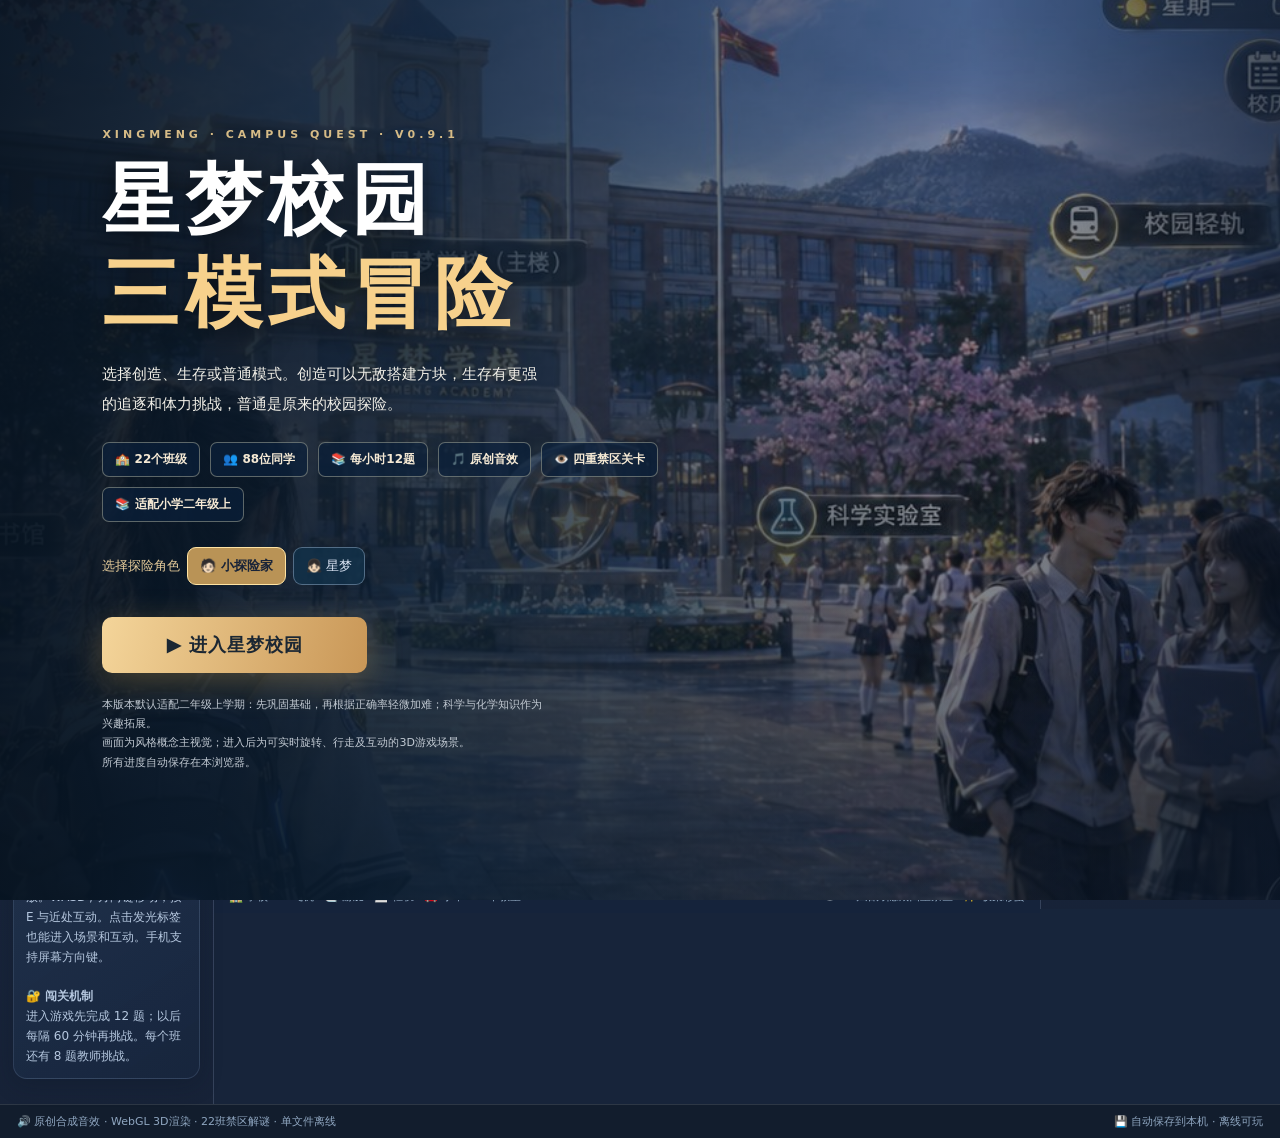
<file: xingmeng-campus-adventure/src/game-template.html>
<!doctype html>
<html lang="zh-CN"><head><meta charset="utf-8"><meta name="viewport" content="width=device-width,initial-scale=1,viewport-fit=cover"><title>星梦校园：成长探险 · 二年级上学期 3D开源版</title>
<style>
:root{font-family:Inter,"Microsoft YaHei","PingFang SC",system-ui,sans-serif;color:#29344c;background:#ecf3ff}*{box-sizing:border-box}body{margin:0;min-height:100vh;background:radial-gradient(at 5% 10%,#cdf2ff 0,transparent 42%),radial-gradient(at 90% 90%,#fce6d7 0,transparent 40%),#eaf0fb;padding:13px}button{font:inherit;cursor:pointer}button:focus-visible{outline:3px solid #ffa947;outline-offset:2px}button:disabled{cursor:not-allowed;opacity:.55}.app{max-width:1620px;margin:auto;background:white;border:3px solid white;border-radius:24px;overflow:hidden;box-shadow:0 22px 65px #20305b31}.top{display:flex;align-items:center;gap:12px;flex-wrap:wrap;padding:13px 17px;background:linear-gradient(120deg,#152e5f,#374c8e 58%,#795c9c);color:white}.brand{display:flex;gap:10px;align-items:center;min-width:260px}.crest{width:52px;height:52px;display:grid;place-items:center;background:linear-gradient(140deg,#fde0a4,#ff995d);box-shadow:inset 0 -5px #d97444;border:2px solid #fff8;border-radius:16px;font-size:28px}.brand strong{font-size:21px;letter-spacing:.5px}.brand small{display:block;color:#cad9ff;font-size:11px;margin-top:3px}.statrow{display:flex;gap:7px;flex:1;flex-wrap:wrap;justify-content:center}.pill{border-radius:11px;background:#0d244878;border:1px solid #e4eeff24;color:white;padding:8px 11px;font-size:12px;font-weight:850;white-space:nowrap}.toolbar{display:flex;gap:7px;flex-wrap:wrap}.tool{border:1px solid #ffffff65;background:#ffffff17;color:white;border-radius:10px;padding:9px 11px;font-weight:850;font-size:12px}.tool:hover{background:#ffffff30}.layout{display:grid;grid-template-columns:225px minmax(0,1fr) 255px;min-height:650px}.sidebar{padding:14px;background:linear-gradient(#f7faff,#fffaf2);border-right:1px solid #dfe7f3}.right{padding:14px;background:#f8faff;border-left:1px solid #dfe7f3;max-height:770px;overflow:auto}.section-title{font-size:14px;font-weight:900;letter-spacing:.2px;margin:8px 0 10px}.panel{background:white;border:1px solid #e3eaf5;border-radius:14px;padding:12px;margin-bottom:12px;box-shadow:0 4px 14px #354e8210}.sm{font-size:12px;color:#667c98;line-height:1.65}.tiny{font-size:11px;color:#8293aa;line-height:1.6}.progress{height:8px;border-radius:10px;background:#e9eefa;overflow:hidden;margin:7px 0}.progress i{display:block;height:100%;background:linear-gradient(90deg,#56c9c3,#6b87e1);width:0}.quest{font-size:12px;line-height:1.6;padding:8px 0;border-bottom:1px dashed #e5ebf6}.quest:last-child{border:0}.btn{border:1px solid #d5dfef;background:white;border-radius:10px;color:#3f5986;padding:10px 12px;font-size:12px;font-weight:850;box-shadow:0 2px 0 #e1e9f6}.btn:hover{background:#edf4ff}.btn.primary{color:#593b19;background:linear-gradient(125deg,#ffe18c,#ffb575);border:1px solid #e8b965}.btn.blue{background:linear-gradient(125deg,#5e8bdd,#826bce);color:white;border:0}.btn.full{display:block;width:100%;margin:7px 0}.scene{min-width:0;display:flex;flex-direction:column;background:#dfebf5}.scenehead{background:white;padding:10px 15px;display:flex;align-items:center;justify-content:space-between;gap:10px;flex-wrap:wrap}.scenehead .bread{font-size:11px;color:#8192a7}.scenehead .heading{font-size:18px;font-weight:900;color:#233f70;margin-top:3px}.badge{border:1px solid #d4e4f5;background:#edf4fd;border-radius:100px;color:#52739d;font-size:11px;padding:6px 9px;font-weight:800}.viewport{height:clamp(435px,46vw,635px);position:relative;overflow:hidden;cursor:grab;background:linear-gradient(#80b8e0 0%,#c3e5f5 55%,#d9edee 100%);touch-action:none}.viewport.drag{cursor:grabbing}.viewport:after{content:"";position:absolute;inset:0;box-shadow:inset 0 0 42px #eff8ff8a;pointer-events:none}.viewport canvas{display:block;width:100%;height:100%}.floatlabel{position:absolute;z-index:4;transform:translate(-50%,-100%);border:1px solid #ffffffc9;background:linear-gradient(#ffffffef,#eff6ffeb);box-shadow:0 6px 15px #2b37614a;padding:5px 9px;border-radius:11px;color:#27456f;font-weight:900;font-size:11px;white-space:nowrap;user-select:none;touch-action:manipulation}.floatlabel:hover{background:#ffe8a4;transform:translate(-50%,-100%) scale(1.05)}.floatlabel .dot{display:inline-block;width:8px;height:8px;margin-right:5px;border-radius:50%;background:#f5ae55;box-shadow:0 0 0 3px #ffdb9c79}.floatlabel.person{background:linear-gradient(#fff8e8,#ffe8ba);color:#65442a}.floatlabel.door{background:#eafdf8;color:#236557}.hint3d{position:absolute;z-index:4;top:12px;left:12px;padding:8px 10px;border-radius:11px;background:#193955b6;color:white;font-size:11px;pointer-events:none}.controls{position:absolute;z-index:5;left:13px;bottom:12px;display:grid;grid-template-columns:repeat(3,35px);grid-template-rows:repeat(2,35px);gap:4px}.controls button{border:1px solid #fff9;background:#122d60af;color:#fff;border-radius:9px;font-weight:900;backdrop-filter:blur(3px)}.controls button:hover{background:#2a66ab}.rightcontrols{position:absolute;right:12px;bottom:12px;display:flex;gap:5px;z-index:5}.rightcontrols button{background:#122d60af;color:white;border:1px solid #fff9;border-radius:9px;padding:9px;min-width:34px}.scenefoot{background:white;border-top:1px solid #e4eaf5;padding:9px 15px;display:flex;gap:8px;align-items:center;justify-content:space-between;flex-wrap:wrap;color:#7890a6;font-size:11px}.scene-actions{display:grid;gap:7px}.action{width:100%;text-align:left;background:#fff;border:1px solid #dfe8f5;padding:9px 10px;border-radius:11px;color:#36527d;font-size:12px;font-weight:850;display:flex;gap:8px;align-items:center}.action:hover{background:#eff5ff;border-color:#aac4e9}.action .ic{font-size:19px}.floorpicker{display:grid;grid-template-columns:1fr 1fr;gap:6px}.classgrid{display:grid;grid-template-columns:repeat(4,1fr);gap:5px;margin-top:10px}.classgrid button{border:1px solid #d6e1f2;background:#f5f8ff;color:#42608a;padding:7px 1px;border-radius:8px;font-size:11px;font-weight:800}.classgrid button.on{background:#e2f8e9;color:#27704e;border-color:#9cd3b1}.classgrid button.active{background:#ffe6b0;border-color:#e9bd6b;color:#8a551d}.dialogshade{position:fixed;inset:0;background:#152345a6;backdrop-filter:blur(5px);z-index:50;display:flex;align-items:center;justify-content:center;padding:14px}.dialog{background:#fffcf5;border:4px solid #fff;border-radius:22px;width:min(640px,100%);max-height:94vh;overflow:auto;color:#253957;box-shadow:0 20px 75px #081b4b85;animation:pop .2s ease}.dialoghead{background:linear-gradient(120deg,#405fa6,#7263b8);color:white;padding:15px 18px;display:flex;justify-content:space-between;align-items:center;gap:15px;font-size:17px;font-weight:900}.dialoghead button{color:white;background:#ffffff25;border:1px solid #ffffff65;border-radius:8px;padding:4px 10px;font-size:16px}.dialogbody{padding:22px;line-height:1.75}.portraitrow{display:flex;align-items:center;gap:20px}.portrait{min-width:100px;width:100px;height:115px;background:#e6dfd8;border-radius:15px;overflow:hidden;border:3px solid #fff;box-shadow:0 4px 15px #3d4a7247}.portrait svg{display:block;width:100%;height:100%}.speechname{font-weight:900;font-size:18px;margin-bottom:5px}.speechtext{font-size:13px;color:#50617a;line-height:1.75}.quizmeta{font-size:12px;color:#6c6b91;background:#eaeaff;padding:5px 11px;border-radius:20px;display:inline-block;font-weight:850}.quiztitle{font-size:18px;font-weight:900;color:#293d60;margin:15px 0;white-space:pre-wrap;line-height:1.55}.choices{display:grid;grid-template-columns:1fr 1fr;gap:9px;margin:15px 0 5px}.choices button{min-height:52px;background:#fff;border:2px solid #dce4f6;border-radius:12px;padding:11px 10px;text-align:left;color:#3d527d;font-size:13px;font-weight:850}.choices button:hover{background:#eaf2ff;border-color:#9db4de}.choices button.correct{border-color:#48ad75;background:#e1f8e9}.choices button.wrong{border-color:#df7777;background:#ffe9e8}.explain{font-size:12px;color:#547051;background:#edfaef;border-radius:9px;padding:10px 12px;margin-top:10px}.warning{font-size:12px;color:#a15c39;background:#fff0e6;border-radius:11px;padding:9px 11px;margin-top:11px}.toast{position:fixed;bottom:25px;left:50%;transform:translateX(-50%);z-index:70;background:#193b6af5;color:white;border:2px solid #ffffff88;border-radius:13px;padding:11px 18px;font-size:12px;font-weight:850;max-width:90vw;box-shadow:0 10px 40px #0b173e5c;text-align:center}.foot{padding:9px 17px;background:#f6f9ff;border-top:1px solid #e5eefa;font-size:11px;color:#8293a7;display:flex;justify-content:space-between;gap:10px;flex-wrap:wrap}.hidden{display:none!important}@keyframes pop{from{opacity:0;transform:scale(.97)}to{opacity:1;transform:scale(1)}}
@media(max-width:1100px){.layout{grid-template-columns:175px minmax(0,1fr) 215px}.sidebar,.right{padding:10px}.brand{min-width:220px}.brand strong{font-size:17px}.viewport{height:500px}.classgrid{grid-template-columns:repeat(4,1fr)}}
@media(max-width:760px){body{padding:3px}.app{border-radius:13px}.top{padding:9px}.brand{min-width:unset}.brand strong{font-size:16px}.crest{width:43px;height:43px;font-size:24px}.statrow{order:3;flex:0 0 100%;justify-content:space-between}.pill{font-size:10px;padding:6px 7px}.toolbar{margin-left:auto}.layout{display:flex;flex-direction:column}.scene{order:1}.right{order:2;max-height:unset}.sidebar{order:3}.right,.sidebar{border:0;border-top:1px solid #dfe7f3}.viewport{height:460px}.scene-actions{display:grid;grid-template-columns:1fr 1fr}.floorpicker{grid-template-columns:1fr 1fr}.classgrid{grid-template-columns:repeat(11,1fr)}.portrait{width:88px;min-width:88px;height:104px}.dialogbody{padding:15px}.choices{grid-template-columns:1fr 1fr}.quiztitle{font-size:16px}.dialoghead{font-size:15px}.floatlabel{font-size:10px;padding:4px 6px}}
@media(max-width:470px){.viewport{height:405px}.classgrid{grid-template-columns:repeat(6,1fr)}.scene-actions{grid-template-columns:1fr 1fr}.floatlabel{font-size:9px;padding:4px}.statrow{gap:3px}.pill{font-size:9px}.portraitrow{gap:12px}.quiztitle{font-size:15px}.controls{left:7px;bottom:7px}}

/* Immersive graphics & dashboard overhaul */
#interactBtn{min-width:73px;background:linear-gradient(110deg,#987143cf,#53442ac7);color:#fff1d6;border-color:#e4c68d}#interactBtn:hover{background:#ad824b}
.graduation{text-align:center;padding:9px}.graduation h1{font-size:24px}.graduation p{color:#54647c;line-height:1.9}
:root{color-scheme:dark;font-family:Inter,'PingFang SC','Microsoft YaHei',system-ui,sans-serif;color:#e7edf7;background:#101d30}
body{padding:0;background:#0d1728}
.app{max-width:none;border-radius:0;border:0;min-height:100vh;background:#17253b;box-shadow:none}
.top{position:relative;z-index:3;background:linear-gradient(106deg,#16233bef,#1f3453f2 55%,#263652ee);padding:11px 20px;border-bottom:1px solid #d3e0f83d;box-shadow:0 4px 20px #07111e4f}
.brand strong{color:#fff6df;letter-spacing:1.1px;font-size:20px;text-shadow:0 1px 8px #121d2c}
.brand small{color:#b9cce0}.crest{background:radial-gradient(circle at 40% 22%,#f8e0a2,#bc8a4d);border:1px solid #fde8a79a;box-shadow:0 0 18px #ffca6634,inset 0 -4px #835831}
.pill{background:#101e32ab;border:1px solid #d8e8ff35;color:#f9f6e9;box-shadow:inset 0 1px #fff2;font-size:12px}
.tool{background:#1f345a91;border:1px solid #d4e4f956;color:#f7e7cf;border-radius:11px;box-shadow:0 3px 10px #05102152}
.layout{grid-template-columns:214px minmax(0,1fr) 240px;min-height:calc(100vh - 100px)}
.sidebar,.right{background:linear-gradient(180deg,#1b2a42f5,#182338f5);color:#dce7f5;border-color:#f8f0df1f;backdrop-filter:blur(16px);padding:13px}
.sidebar{border-right:1px solid #afc3e333}.right{border-left:1px solid #afc3e333;max-height:calc(100vh - 88px)}
.section-title{color:#e4c58a;letter-spacing:.9px;font-size:13px;text-transform:uppercase}
.panel{background:linear-gradient(145deg,#273d5990,#172740a6);border:1px solid #aac6eb27;box-shadow:0 5px 22px #0915224b;color:#e1e9f6}
.sm,.tiny{color:#b5c7df}.quest{border-bottom-color:#647c9c55;color:#dde8f3}.progress{background:#405372}
.btn{background:#233752;border:1px solid #7690b34f;color:#f3f7ff;box-shadow:0 2px 7px #0d1a2a88}.btn:hover{background:#364d6a}
.btn.blue{background:linear-gradient(120deg,#416c99,#655caa)}.btn.primary{background:linear-gradient(120deg,#d9ad65,#f6dc9b);color:#402d1a}
.scene{background:#17243a}
.scenehead,.scenefoot{background:#16243bef;border-color:#e0eaf229;color:#9cb5ce}
.scenehead .heading{color:#f8ebcf;font-weight:850;letter-spacing:.3px}.scenehead .bread{color:#b2c2d5}
.badge{color:#e6ddc4;background:#41506f99;border-color:#c9d3ec60}
.viewport{height:calc(100vh - 180px);min-height:580px;max-height:none;background:linear-gradient(180deg,#547da3 0%,#a1c5d5 38%,#f7dabc 63%,#c5d2bf 85%,#94b8a9 100%)}
.viewport::before{content:'';position:absolute;inset:0;pointer-events:none;z-index:1;background:radial-gradient(ellipse at 72% 8%,#fff1b35a,transparent 28%),linear-gradient(90deg,#14365b23,transparent 40%,#eed9aa0b);mix-blend-mode:screen}
.viewport:after{box-shadow:inset 0 0 65px #07293b65;z-index:2}
.viewport canvas{position:relative;z-index:1}
.floatlabel{z-index:5;background:linear-gradient(#162c42e6,#15243dd9);color:#f6eee0;border:1px solid #f7dbae9c;border-radius:22px;box-shadow:0 8px 30px #0e1b3085,0 0 10px #e2c89322;padding:7px 11px;letter-spacing:.2px}
.floatlabel:hover{background:linear-gradient(#685331,#362b21);color:#fff0c0}
.floatlabel.person{background:linear-gradient(#2d395be0,#22364adf);color:#ffebc4}
.floatlabel.door{background:linear-gradient(#18394acb,#1f4c4dde);color:#d7fced}
.floatlabel .dot{background:#ffd27a;box-shadow:0 0 0 3px #ffdf8755,0 0 12px #ffdb6e}
.hint3d{background:#122c459e;border:1px solid #c6d2df44;color:#e6ecf3;padding:8px 12px}
.controls button,.rightcontrols button{background:#142b46ba;border-color:#ffffff45;box-shadow:0 6px 13px #0e1c3160}
.action{background:linear-gradient(120deg,#233a55,#1b2c47);color:#e1eafa;border-color:#a9c5e331;box-shadow:0 3px 10px #0e192b80;font-size:11px}
.action:hover{background:#354e6d;border-color:#d8b9778c}.classgrid button{background:#253955;color:#dce8f6;border-color:#627a9673}.classgrid button.on{background:#1f644f;color:#d0f8df}.classgrid button.active{background:#a77e49;color:#fff8e2}
.foot{background:#121d2d;color:#8fa6c0;border-color:#e7edef20}
.dialogshade{background:#071421cf;backdrop-filter:blur(9px)}.dialog{background:linear-gradient(135deg,#f8f4ed,#e7ecf4);border:2px solid #fff6e5;color:#293852;box-shadow:0 24px 90px #020c19a8}
.dialoghead{background:linear-gradient(110deg,#1e3c61,#344973);color:#fff1cb;border-bottom:2px solid #d5b979}
.dialogbody .sm{color:#61758b}.dialogbody .progress{background:#dce4ef}
.choices button{background:#f9fcff;color:#304c6e}.explain{background:#e9f8ec;color:#2b6a46}
.portrait{border:3px solid #f3dbaf;border-radius:16px;box-shadow:0 6px 25px #22314a7d;min-width:112px;width:112px;height:132px}
.toast{background:linear-gradient(115deg,#173c54,#2c466c);border-color:#f4dfb8;color:#fff4d6}
.welcome-layer{position:fixed;inset:0;z-index:100;overflow:auto;background:#0b1928;color:#fff;display:grid;place-items:center}
.welcome-art{position:absolute;inset:0;background:url([data-uri]) center center/cover no-repeat;filter:brightness(.78) saturate(1.04);transform:scale(1.03)}
.welcome-shade{position:absolute;inset:0;background:linear-gradient(90deg,#061321f0 0%,#0d2034cb 34%,#0d1b2b36 76%,#0a1628aa 100%),linear-gradient(0deg,#0715259c,transparent 50%)}
.welcome-content{position:relative;width:min(570px,90vw);justify-self:start;margin-left:min(8vw,120px);padding:50px 0;z-index:2}
.welcome-content .overline{color:#d7bc87;letter-spacing:4px;font-size:11px;font-weight:900;margin-bottom:12px}
.welcome-content h1{font-size:clamp(48px,6vw,90px);font-weight:1000;letter-spacing:6px;line-height:1.22;margin:0 0 20px;text-shadow:0 6px 30px #0009}
.welcome-content h1 em{font-style:normal;color:#f7d18c}
.welcome-content p{font-size:15px;line-height:1.95;max-width:440px;color:#f2f0e8}
.welcome-facts{display:flex;flex-wrap:wrap;gap:10px;margin:23px 0}
.welcome-facts span{padding:8px 12px;border:1px solid #e4dfc061;background:#0b203ab5;border-radius:7px;color:#f5e9d4;font-size:12px;font-weight:850}
.choose-character{display:flex;align-items:center;gap:7px;flex-wrap:wrap;margin:25px 0 17px;color:#e5cb9a;font-size:13px}
.char-pick{background:#12334dbf;border:1px solid #90a9c384;color:#dce5f5;padding:9px 12px;border-radius:9px}
.char-pick.selected{background:#b99356;color:#182338;border-color:#ffe3a2;font-weight:900}
.enter-game{background:linear-gradient(105deg,#f4d59a,#c99757);border:0;color:#1b2733;font-size:18px;font-weight:1000;padding:16px 35px;border-radius:10px;letter-spacing:1px;box-shadow:0 9px 35px #d5a45155;min-width:265px}
.enter-game:hover{filter:brightness(1.1)}.welcome-note{color:#c1c9d2;font-size:11px;line-height:1.75;max-width:450px;margin-top:22px}
@media(max-width:1100px){.layout{grid-template-columns:175px minmax(0,1fr) 200px}.sidebar,.right{padding:10px}}
@media(max-width:760px){.layout{display:flex;flex-direction:column}.scene{order:1}.right{order:2;max-height:none}.sidebar{order:3}.viewport{height:58vh;min-height:390px}.welcome-content{margin:0 auto;justify-self:center;padding:35px 0}.welcome-shade{background:linear-gradient(90deg,#071829dc,#0a2035aa),linear-gradient(0deg,#07152598,transparent)}.welcome-content h1{font-size:48px}.sidebar,.right{background:#192942}}

/* 小学生易读：增加文字与页面对比度 */
.quiztitle{font-size:20px;line-height:1.7}
.choices button{font-size:15px;min-height:56px}
body.stone-danger .scenehead .heading{color:#203d69!important}
body.stone-danger .scenehead .bread{color:#536f92!important}
@media(prefers-reduced-motion:reduce){*{animation-duration:.01ms!important;transition-duration:.01ms!important}}
</style>
<style id="secret-extension-styles">
body.shadow-zone .viewport{background:radial-gradient(circle at 52% 30%,#344b67 0%,#0c172c 65%,#090d18 100%);box-shadow:inset 0 0 60px #0b0d19, 0 12px 38px #070c2088}
body.shadow-zone .scenehead .heading{color:var(--text,#e2e8f0)}
body.shadow-zone .scenefoot{background:linear-gradient(90deg,#101827,#29324a);color:#d0daf0;border-radius:0 0 14px 14px}
body.shadow-zone .floatlabel{box-shadow:0 0 0 1px #d3a8ff7d,0 5px 30px #6b46ff44;animation:secretPulse 2.1s ease-in-out infinite alternate}
@keyframes secretPulse{from{filter:brightness(.85)}to{filter:brightness(1.28)}}
.secret-progress{display:flex;justify-content:space-between;gap:4px;margin:12px 0 15px}.secret-progress span{flex:1;text-align:center;padding:8px 2px;border:1px solid #d5c5e0;border-radius:9px;background:#f5f0fb;color:#59516e;font-size:11px;font-weight:800}.secret-progress .done{background:#e1f5e8;color:#1e704e;border-color:#8acbad}.secret-progress .current{background:#e8e1fa;color:#603f9e;border-color:#a08ada}
.secret-frame{border:1px solid #d5c9e6;background:linear-gradient(135deg,#f7f4ff,#eef5ff);border-radius:13px;padding:13px;margin:12px 0;color:#39435b}
.secret-btn-row{display:grid;grid-template-columns:repeat(auto-fit,minmax(110px,1fr));gap:8px;margin:12px 0}.secret-btn-row button{border:1px solid #b8a6dc;border-radius:11px;background:linear-gradient(145deg,#ffffff,#f3ecff);padding:13px 8px;color:#403a6a;font-weight:850;font-size:14px;cursor:pointer}.secret-btn-row button:hover{background:#e0d6ff}.secret-btn-row button:disabled{opacity:.55;cursor:default}
.secret-status{font-size:12px;line-height:1.7;color:#5d6276;padding:8px 0}.secret-keypad{display:grid;grid-template-columns:repeat(3,1fr);gap:8px;max-width:260px;margin:12px auto}.secret-keypad button{border:1px solid #b5bfdd;background:#eef1fc;border-radius:10px;padding:12px;color:#34415e;font-weight:900;font-size:18px;cursor:pointer}.secret-display{text-align:center;font-family:monospace;letter-spacing:12px;font-size:28px;background:#202b47;color:#a7f7e8;border-radius:10px;padding:11px;margin:10px auto;max-width:270px}
.secret-pulsebar{height:14px;background:#d8dcec;border-radius:12px;overflow:hidden;margin:12px 0}.secret-pulsebar>i{display:block;height:100%;background:linear-gradient(90deg,#7473d9,#50bdcb,#e8d56c);transition:width .3s}
.secret-boss-portrait{text-align:center;font-size:48px;filter:drop-shadow(0 4px 15px #6d70d5)}
</style>
<style id="hornstone-styles">
body.stone-danger .viewport{box-shadow:inset 0 0 65px #802d4790;border:2px solid #9c7180}
body.stone-danger .scenehead{background:linear-gradient(100deg,#f9f0ef,#e4e5f4)}
.stone-meter{position:absolute;right:12px;top:52px;z-index:8;background:#132138db;border:1px solid #ca8f9d;color:#fff1f0;border-radius:12px;padding:10px 13px;min-width:172px;max-width:240px;font-size:12px;line-height:1.6;pointer-events:none}
.stone-meter strong{color:#f4baad;font-size:13px}.stone-meter i{display:block;background:#ca6683;border-radius:20px;height:5px;margin-top:5px;transition:width .25s}
.stone-particles{pointer-events:none;position:absolute;z-index:8;width:110px;height:120px;transform:translate(-50%,-50%);display:none}
.stone-particles span{--a:0deg;position:absolute;left:48%;bottom:25%;border-radius:50%;width:7px;height:7px;background:radial-gradient(circle,#fff,#8adaed 60%,#727fdf);box-shadow:0 0 12px #bcf6ff;animation:stoneDissolve 1.8s ease-out forwards}
@keyframes stoneDissolve{from{transform:rotate(var(--a)) translateX(0) scale(1);opacity:1}to{transform:rotate(var(--a)) translateX(66px) scale(.15);opacity:0}}
.stone-quiz-bar{display:flex;justify-content:space-between;background:#f3eaf9;border-radius:8px;padding:8px 11px;margin:10px 0;color:#524477;font-size:12px;font-weight:800}
.stone-card{background:linear-gradient(145deg,#20283a,#414052);color:#f7eff8;padding:15px;border-radius:13px;line-height:1.85;margin:12px 0;border:1px solid #85798f}
.stone-card strong{color:#ffc7b4}.stone-card p{margin:6px 0}
</style>
<style>
.ride-panel{position:absolute;z-index:12;top:12px;left:12px;display:flex;flex-wrap:wrap;align-items:center;gap:7px;padding:8px 10px;max-width:calc(100% - 25px);border:1px solid #d3c7a379;border-radius:10px;background:#192832ec;color:#f4ead6;font-size:12px}
.ride-panel span{color:#dbdace}.ride-panel button{min-height:36px;padding:4px 10px;color:#243440;background:#f0e1c7;border:1px solid #dec694;border-radius:7px;font:inherit;font-weight:800;cursor:pointer;touch-action:none}
.ride-panel button:disabled,.snack-menu button:disabled{opacity:.5;cursor:default}.snack-menu{display:grid;gap:8px;margin:14px 0}.snack-menu button{display:flex;align-items:center;justify-content:space-between;gap:8px;padding:11px}
.controls [data-move]{touch-action:none}
.sprint-control{position:absolute;z-index:9;bottom:65px;right:12px;touch-action:none;min-height:40px}
.map-links{display:grid;gap:8px;margin:14px 0}.map-links button{text-align:left;padding:10px 12px}.map-links small{display:block;margin-top:4px;font-weight:500}
@media(max-width:600px){.ride-panel span{display:none}.ride-panel button{min-height:43px}}
.bell-room{background:radial-gradient(ellipse at 47% 66%,#595063 0,#2b2938 54%,#151321 100%)!important}
.bell-room::after{content:"";position:absolute;inset:0;z-index:4;pointer-events:none;background:radial-gradient(ellipse at 50% 58%,transparent 34%,#0e0a1bb5 100%);opacity:.57;transition:opacity .58s ease,background .58s ease}
.bell-room.bell-dark::after{background:radial-gradient(ellipse at 52% 66%,#14112e50 8%,#0a0819d6 91%);opacity:.93}
.bell-cue{position:absolute;z-index:11;left:12px;top:48px;max-width:min(370px,calc(100% - 24px));padding:8px 11px;border-radius:8px;border:1px solid #9c8f9c8a;background:#232031e8;color:#f5e9d7;font-size:12px;font-weight:650;line-height:1.5;pointer-events:none}
@media(prefers-reduced-motion:reduce){.bell-room::after{transition:none}.bell-room.bell-dark::after{opacity:.67}}
.mode-options{display:grid;grid-template-columns:repeat(3,minmax(0,1fr));gap:7px;margin:10px 0 15px}
.mode-options button{text-align:left;min-height:70px;line-height:1.35;padding:8px}.mode-options button[aria-pressed=true]{border:2px solid #c99756;background:#f7e2b9;color:#342c38}
.mode-options small{display:block;margin-top:4px;font-weight:450;font-size:11px}
#welcomeModes{max-width:470px}.play-indicator{position:absolute;z-index:10;pointer-events:none;left:12px;padding:6px 9px;border-radius:8px;font-size:12px;font-weight:700;color:#f8e9cb;background:#252640d9}
.generator-indicator{top:82px}.survival-indicator{top:112px}.play-indicator.low-energy{background:#733b4aee;color:#fff3e2}
.build-controls{position:absolute;z-index:11;bottom:14px;left:50%;transform:translateX(-50%);display:flex;gap:6px;align-items:center;padding:7px;background:#243848ea;color:white;border-radius:9px;font-size:12px;white-space:nowrap}
.build-controls button,.build-controls select{min-height:36px;font:inherit;border:1px solid #e1c791;border-radius:6px;background:#f7e6c5;color:#243848;padding:4px 6px}
@media(max-width:520px){.build-controls{bottom:68px}.mode-options button{padding:5px}.mode-options small{font-size:10px}}

/* A light soft-focus filter applies only to the rendered world. */
#glCanvas{filter:blur(.65px)}
</style></head><body>
<div class="app"><div id="welcome" class="welcome-layer" role="dialog" aria-label="星梦校园游戏入口">
<div class="welcome-art"></div><div class="welcome-shade"></div>
<div class="welcome-content"><div class="overline">XINGMENG · CAMPUS QUEST · V0.9.1</div><h1>星梦校园<br><em>三模式冒险</em></h1><p>选择创造、生存或普通模式。创造可以无敌搭建方块，生存有更强的追逐和体力挑战，普通是原来的校园探险。</p><div class="welcome-facts"><span>🏫 22个班级</span><span>👥 88位同学</span><span>📚 每小时12题</span><span>🎵 原创音效</span><span>👁️ 四重禁区关卡</span><span>📚 适配小学二年级上</span></div><div class="choose-character"><span>选择探险角色</span><button class="char-pick selected" data-avatar="0">🧑🏻 小探险家</button><button class="char-pick" data-avatar="1">👧🏻 星梦</button></div><div id="welcomeModes" class="mode-options" aria-label="初始游戏模式"></div><button id="enterGame" class="enter-game">▶ 进入星梦校园</button><div class="welcome-note">本版本默认适配二年级上学期：先巩固基础，再根据正确率轻微加难；科学与化学知识作为兴趣拓展。<br>画面为风格概念主视觉；进入后为可实时旋转、行走及互动的3D游戏场景。<br>所有进度自动保存在本浏览器。</div></div></div><header class="top"><div class="brand"><div class="crest">🏛️</div><div><strong>星梦校园 · 成长探险</strong><small>立体校园 · 22班学院 · 角石魔影 · 四重秘密挑战</small></div></div><div class="statrow"><span class="pill" id="hStar">⭐ 0</span><span class="pill" id="hCoin">🪙 0</span><span class="pill" id="hStamp">🏅 0/22</span><span class="pill" id="hLevel">📚 二上 · 基础</span><span class="pill" id="hTimer">🔒 学习中</span></div><div class="toolbar"><button class="tool" id="modeBtn">🌳 普通模式</button><button class="tool hidden" id="openWorkshop">🧱 放置方块</button><button class="tool" id="soundBtn">🔇 开启音效</button><button class="tool" id="bagBtn">🎒 收藏</button><button class="tool" id="elementBtn">🧪 元素图鉴</button><button class="tool" id="learningBtn">📊 成长档案</button><button class="tool" id="parentBtn">⚙️ 学习设置</button><button class="tool" id="helpBtn">❓ 帮助</button></div></header>
<div class="layout"><aside class="sidebar"><div class="section-title">📋 我的冒险任务</div><div class="panel sm"><b>🧒 当前学段：二年级上学期</b><br>语文、数学分开记录掌握情况。高正确率才会轻微提升难度，不自动跳到高年级。</div><div class="panel"><div id="taskList"></div><div class="progress"><i id="taskProg"></i></div><div class="tiny">完成主线、探索场景、结识88位同学，集齐22枚印章解锁毕业典礼，再解开22班后方的禁区传说。</div></div><div class="panel"><div class="section-title">🧭 快捷导航</div><button class="btn full" id="goMap">🌳 校园主地图</button><button class="btn full" id="worldMap">🗺️ 三街地图</button><button class="btn full" id="goSchoolStreet">🏫 学校街</button><button class="btn full" id="goStreet">🍡 小吃摊街</button><button class="btn full" id="goHomeStreet">🏡 我的家街</button><button class="btn full" id="goHall">🏛️ 进入教学楼</button><button class="btn full" id="go22">🧪 进入二年级22班</button><button class="btn full hidden" id="goSecret">👁️ 继续22班禁区冒险</button><button class="btn full" id="goFloor">🚪 22个班级目录</button></div><div class="panel sm"><b>🎮 操作</b><br>鼠标拖动旋转视角，滚轮缩放。WASD / 方向键移动，按 E 与近处互动。点击发光标签也能进入场景和互动。手机支持屏幕方向键。<br><br><b>🔐 闯关机制</b><br>进入游戏先完成 12 题；以后每隔 60 分钟再挑战。每个班还有 8 题教师挑战。</div></aside>
<main class="scene"><div class="scenehead"><div><div class="bread" id="bread">星梦世界 / 校园广场</div><div class="heading" id="sceneTitle">🌳 星梦校园 · 3D 探险广场</div></div><span class="badge" id="sceneTag">拖动鼠标可旋转 3D 视角</span></div><div class="viewport" id="view"><div class="stone-meter hidden" id="stoneMeter"><strong id="stoneMeterTitle">🪨 教室后方出现异动</strong><div id="stoneMeterText">石怪即将苏醒</div><div style="height:5px;background:#ffffff26;border-radius:15px"><i id="stoneMeterBar" style="width:1%"></i></div></div><div class="stone-particles" id="stoneParticles"></div>
<div id="generatorStatus" class="play-indicator generator-indicator hidden">🌟 星星生成器 · +800,000/秒</div>
<div id="survivalStatus" class="play-indicator survival-indicator hidden" aria-label="生存生命与体力"></div>
<div id="hauntCue" class="bell-cue hidden" role="status"></div>
<div id="buildControls" class="build-controls hidden">
  <label>方块 <select id="workColor"><option value="0">湖蓝</option><option value="1">暖橙</option><option value="2">浅绿</option><option value="3">淡紫</option></select></label>
  <button type="button" id="placeBlock">放置 B</button><button type="button" id="removeBlock">拆除 X</button>
</div><div id="bellCue" class="bell-cue hidden" role="status"></div><button class="tool sprint-control hidden" id="sprintBtn" data-move="sprint">⚡ 按住冲刺</button><div class="ride-panel hidden" id="ridePanel">
 <strong id="rideSpeed"></strong><span id="rideTip"></span>
 <button id="rideBrake" data-move="brake">刹车</button><button id="rideDepart">发车</button>
 <button id="rideLeave">下车</button>
</div><canvas id="glCanvas" aria-label="可旋转三维校园场景"></canvas><div id="markers"></div><div class="hint3d" id="viewHint">🖱️ 旋转视角 · 点击场景标签探索</div><div class="controls"><button style="grid-column:2;grid-row:1" data-move="up">▲</button><button style="grid-column:1;grid-row:2" data-move="left">◀</button><button style="grid-column:2;grid-row:2" data-move="down">▼</button><button style="grid-column:3;grid-row:2" data-move="right">▶</button></div><div class="rightcontrols"><button id="interactBtn" title="和附近的人物或道具互动 (E)">✋ 互动</button><button id="resetCamera" title="恢复视角">⟳</button><button id="camLeft" title="向左旋转">↶</button><button id="camRight" title="向右旋转">↷</button></div></div><div class="scenefoot"><span>🏫 学校 · ✈️ 飞机 · 🛥️ 游艇 · 🚈 轻轨 · 🚗 小车 · 22个教室</span><span>👁️ 22班后方隐藏四重禁区 · ✨ 收集彩蛋</span></div></main>
<aside class="right"><div class="section-title" id="sceneSubTitle">🧭 当前可探索</div><div class="panel"><div class="sm" id="sceneDesc">校园里有许多可以深入探索的场景。</div></div><div class="scene-actions" id="actions"></div><div class="panel" id="classPanel"><div class="section-title">🏫 班级导航</div><div class="floorpicker"><button class="btn" id="floor1">1楼 · 1—11班</button><button class="btn" id="floor2">2楼 · 12—22班</button></div><div class="classgrid" id="classGrid"></div></div><button class="btn full" id="backBtn">↩ 返回上一场景</button></aside></div><footer class="foot"><span>🔊 原创合成音效 · WebGL 3D渲染 · 22班禁区解谜 · 单文件离线</span><span>💾 自动保存到本机 · 离线可玩</span></footer></div>
<div class="dialogshade hidden" id="shade"><div class="dialog" role="dialog" aria-modal="true" aria-labelledby="dTitle"><div class="dialoghead"><span id="dTitle">魔法教室</span><button id="dClose" aria-label="关闭">✕</button></div><div class="dialogbody" id="dBody"></div></div></div><div class="toast hidden" id="toast" role="status"></div>
<!-- INLINE_GAME_SCRIPTS --></body></html>
</file>
<file: css/linearicons.css>
@font-face {
	font-family: 'Linearicons-Free';
	src:url('../fonts/Linearicons-Free.eot?w118d');
	src:url('../fonts/Linearicons-Free.eot?#iefixw118d') format('embedded-opentype'),
		url('../fonts/Linearicons-Free.woff2?w118d') format('woff2'),
		url('../fonts/Linearicons-Free.woff?w118d') format('woff'),
		url('../fonts/Linearicons-Free.ttf?w118d') format('truetype'),
		url('../fonts/Linearicons-Free.svg?w118d#Linearicons-Free') format('svg');
	font-weight: normal;
	font-style: normal;
}

.lnr {
	font-family: 'Linearicons-Free';
	speak: none;
	font-style: normal;
	font-weight: normal;
	font-variant: normal;
	text-transform: none;
	line-height: 1;

	/* Better Font Rendering =========== */
	-webkit-font-smoothing: antialiased;
	-moz-osx-font-smoothing: grayscale;
}

.lnr-home:before {
	content: "\e800";
}
.lnr-apartment:before {
	content: "\e801";
}
.lnr-pencil:before {
	content: "\e802";
}
.lnr-magic-wand:before {
	content: "\e803";
}
.lnr-drop:before {
	content: "\e804";
}
.lnr-lighter:before {
	content: "\e805";
}
.lnr-poop:before {
	content: "\e806";
}
.lnr-sun:before {
	content: "\e807";
}
.lnr-moon:before {
	content: "\e808";
}
.lnr-cloud:before {
	content: "\e809";
}
.lnr-cloud-upload:before {
	content: "\e80a";
}
.lnr-cloud-download:before {
	content: "\e80b";
}
.lnr-cloud-sync:before {
	content: "\e80c";
}
.lnr-cloud-check:before {
	content: "\e80d";
}
.lnr-database:before {
	content: "\e80e";
}
.lnr-lock:before {
	content: "\e80f";
}
.lnr-cog:before {
	content: "\e810";
}
.lnr-trash:before {
	content: "\e811";
}
.lnr-dice:before {
	content: "\e812";
}
.lnr-heart:before {
	content: "\e813";
}
.lnr-star:before {
	content: "\e814";
}
.lnr-star-half:before {
	content: "\e815";
}
.lnr-star-empty:before {
	content: "\e816";
}
.lnr-flag:before {
	content: "\e817";
}
.lnr-envelope:before {
	content: "\e818";
}
.lnr-paperclip:before {
	content: "\e819";
}
.lnr-inbox:before {
	content: "\e81a";
}
.lnr-eye:before {
	content: "\e81b";
}
.lnr-printer:before {
	content: "\e81c";
}
.lnr-file-empty:before {
	content: "\e81d";
}
.lnr-file-add:before {
	content: "\e81e";
}
.lnr-enter:before {
	content: "\e81f";
}
.lnr-exit:before {
	content: "\e820";
}
.lnr-graduation-hat:before {
	content: "\e821";
}
.lnr-license:before {
	content: "\e822";
}
.lnr-music-note:before {
	content: "\e823";
}
.lnr-film-play:before {
	content: "\e824";
}
.lnr-camera-video:before {
	content: "\e825";
}
.lnr-camera:before {
	content: "\e826";
}
.lnr-picture:before {
	content: "\e827";
}
.lnr-book:before {
	content: "\e828";
}
.lnr-bookmark:before {
	content: "\e829";
}
.lnr-user:before {
	content: "\e82a";
}
.lnr-users:before {
	content: "\e82b";
}
.lnr-shirt:before {
	content: "\e82c";
}
.lnr-store:before {
	content: "\e82d";
}
.lnr-cart:before {
	content: "\e82e";
}
.lnr-tag:before {
	content: "\e82f";
}
.lnr-phone-handset:before {
	content: "\e830";
}
.lnr-phone:before {
	content: "\e831";
}
.lnr-pushpin:before {
	content: "\e832";
}
.lnr-map-marker:before {
	content: "\e833";
}
.lnr-map:before {
	content: "\e834";
}
.lnr-location:before {
	content: "\e835";
}
.lnr-calendar-full:before {
	content: "\e836";
}
.lnr-keyboard:before {
	content: "\e837";
}
.lnr-spell-check:before {
	content: "\e838";
}
.lnr-screen:before {
	content: "\e839";
}
.lnr-smartphone:before {
	content: "\e83a";
}
.lnr-tablet:before {
	content: "\e83b";
}
.lnr-laptop:before {
	content: "\e83c";
}
.lnr-laptop-phone:before {
	content: "\e83d";
}
.lnr-power-switch:before {
	content: "\e83e";
}
.lnr-bubble:before {
	content: "\e83f";
}
.lnr-heart-pulse:before {
	content: "\e840";
}
.lnr-construction:before {
	content: "\e841";
}
.lnr-pie-chart:before {
	content: "\e842";
}
.lnr-chart-bars:before {
	content: "\e843";
}
.lnr-gift:before {
	content: "\e844";
}
.lnr-diamond:before {
	content: "\e845";
}
.lnr-linearicons:before {
	content: "\e846";
}
.lnr-dinner:before {
	content: "\e847";
}
.lnr-coffee-cup:before {
	content: "\e848";
}
.lnr-leaf:before {
	content: "\e849";
}
.lnr-paw:before {
	content: "\e84a";
}
.lnr-rocket:before {
	content: "\e84b";
}
.lnr-briefcase:before {
	content: "\e84c";
}
.lnr-bus:before {
	content: "\e84d";
}
.lnr-car:before {
	content: "\e84e";
}
.lnr-train:before {
	content: "\e84f";
}
.lnr-bicycle:before {
	content: "\e850";
}
.lnr-wheelchair:before {
	content: "\e851";
}
.lnr-select:before {
	content: "\e852";
}
.lnr-earth:before {
	content: "\e853";
}
.lnr-smile:before {
	content: "\e854";
}
.lnr-sad:before {
	content: "\e855";
}
.lnr-neutral:before {
	content: "\e856";
}
.lnr-mustache:before {
	content: "\e857";
}
.lnr-alarm:before {
	content: "\e858";
}
.lnr-bullhorn:before {
	content: "\e859";
}
.lnr-volume-high:before {
	content: "\e85a";
}
.lnr-volume-medium:before {
	content: "\e85b";
}
.lnr-volume-low:before {
	content: "\e85c";
}
.lnr-volume:before {
	content: "\e85d";
}
.lnr-mic:before {
	content: "\e85e";
}
.lnr-hourglass:before {
	content: "\e85f";
}
.lnr-undo:before {
	content: "\e860";
}
.lnr-redo:before {
	content: "\e861";
}
.lnr-sync:before {
	content: "\e862";
}
.lnr-history:before {
	content: "\e863";
}
.lnr-clock:before {
	content: "\e864";
}
.lnr-download:before {
	content: "\e865";
}
.lnr-upload:before {
	content: "\e866";
}
.lnr-enter-down:before {
	content: "\e867";
}
.lnr-exit-up:before {
	content: "\e868";
}
.lnr-bug:before {
	content: "\e869";
}
.lnr-code:before {
	content: "\e86a";
}
.lnr-link:before {
	content: "\e86b";
}
.lnr-unlink:before {
	content: "\e86c";
}
.lnr-thumbs-up:before {
	content: "\e86d";
}
.lnr-thumbs-down:before {
	content: "\e86e";
}
.lnr-magnifier:before {
	content: "\e86f";
}
.lnr-cross:before {
	content: "\e870";
}
.lnr-menu:before {
	content: "\e871";
}
.lnr-list:before {
	content: "\e872";
}
.lnr-chevron-up:before {
	content: "\e873";
}
.lnr-chevron-down:before {
	content: "\e874";
}
.lnr-chevron-left:before {
	content: "\e875";
}
.lnr-chevron-right:before {
	content: "\e876";
}
.lnr-arrow-up:before {
	content: "\e877";
}
.lnr-arrow-down:before {
	content: "\e878";
}
.lnr-arrow-left:before {
	content: "\e879";
}
.lnr-arrow-right:before {
	content: "\e87a";
}
.lnr-move:before {
	content: "\e87b";
}
.lnr-warning:before {
	content: "\e87c";
}
.lnr-question-circle:before {
	content: "\e87d";
}
.lnr-menu-circle:before {
	content: "\e87e";
}
.lnr-checkmark-circle:before {
	content: "\e87f";
}
.lnr-cross-circle:before {
	content: "\e880";
}
.lnr-plus-circle:before {
	content: "\e881";
}
.lnr-circle-minus:before {
	content: "\e882";
}
.lnr-arrow-up-circle:before {
	content: "\e883";
}
.lnr-arrow-down-circle:before {
	content: "\e884";
}
.lnr-arrow-left-circle:before {
	content: "\e885";
}
.lnr-arrow-right-circle:before {
	content: "\e886";
}
.lnr-chevron-up-circle:before {
	content: "\e887";
}
.lnr-chevron-down-circle:before {
	content: "\e888";
}
.lnr-chevron-left-circle:before {
	content: "\e889";
}
.lnr-chevron-right-circle:before {
	content: "\e88a";
}
.lnr-crop:before {
	content: "\e88b";
}
.lnr-frame-expand:before {
	content: "\e88c";
}
.lnr-frame-contract:before {
	content: "\e88d";
}
.lnr-layers:before {
	content: "\e88e";
}
.lnr-funnel:before {
	content: "\e88f";
}
.lnr-text-format:before {
	content: "\e890";
}
.lnr-text-format-remove:before {
	content: "\e891";
}
.lnr-text-size:before {
	content: "\e892";
}
.lnr-bold:before {
	content: "\e893";
}
.lnr-italic:before {
	content: "\e894";
}
.lnr-underline:before {
	content: "\e895";
}
.lnr-strikethrough:before {
	content: "\e896";
}
.lnr-highlight:before {
	content: "\e897";
}
.lnr-text-align-left:before {
	content: "\e898";
}
.lnr-text-align-center:before {
	content: "\e899";
}
.lnr-text-align-right:before {
	content: "\e89a";
}
.lnr-text-align-justify:before {
	content: "\e89b";
}
.lnr-line-spacing:before {
	content: "\e89c";
}
.lnr-indent-increase:before {
	content: "\e89d";
}
.lnr-indent-decrease:before {
	content: "\e89e";
}
.lnr-pilcrow:before {
	content: "\e89f";
}
.lnr-direction-ltr:before {
	content: "\e8a0";
}
.lnr-direction-rtl:before {
	content: "\e8a1";
}
.lnr-page-break:before {
	content: "\e8a2";
}
.lnr-sort-alpha-asc:before {
	content: "\e8a3";
}
.lnr-sort-amount-asc:before {
	content: "\e8a4";
}
.lnr-hand:before {
	content: "\e8a5";
}
.lnr-pointer-up:before {
	content: "\e8a6";
}
.lnr-pointer-right:before {
	content: "\e8a7";
}
.lnr-pointer-down:before {
	content: "\e8a8";
}
.lnr-pointer-left:before {
	content: "\e8a9";
}
</file>
<file: css/nice-select.css>
.nice-select {
  -webkit-tap-highlight-color: transparent;
  background-color: #fff;
  border-radius: 5px;
  border: solid 1px #e8e8e8;
  box-sizing: border-box;
  clear: both;
  cursor: pointer;
  display: block;
  float: left;
  font-family: inherit;
  font-size: 14px;
  font-weight: normal;
  height: 42px;
  line-height: 40px;
  outline: none;
  padding-left: 18px;
  padding-right: 30px;
  position: relative;
  text-align: left !important;
  -webkit-transition: all 0.2s ease-in-out;
  transition: all 0.2s ease-in-out;
  -webkit-user-select: none;
     -moz-user-select: none;
      -ms-user-select: none;
          user-select: none;
  white-space: nowrap;
  width: auto; }
  .nice-select:hover {
    border-color: #dbdbdb; }
  .nice-select:active, .nice-select.open, .nice-select:focus {
    border-color: #999; }
  .nice-select:after {
    border-bottom: 2px solid #999;
    border-right: 2px solid #999;
    content: '';
    display: block;
    height: 5px;
    margin-top: -4px;
    pointer-events: none;
    position: absolute;
    right: 12px;
    top: 50%;
    -webkit-transform-origin: 66% 66%;
        -ms-transform-origin: 66% 66%;
            transform-origin: 66% 66%;
    -webkit-transform: rotate(45deg);
        -ms-transform: rotate(45deg);
            transform: rotate(45deg);
    -webkit-transition: all 0.15s ease-in-out;
    transition: all 0.15s ease-in-out;
    width: 5px; }
  .nice-select.open:after {
    -webkit-transform: rotate(-135deg);
        -ms-transform: rotate(-135deg);
            transform: rotate(-135deg); }
  .nice-select.open .list {
    opacity: 1;
    pointer-events: auto;
    -webkit-transform: scale(1) translateY(0);
        -ms-transform: scale(1) translateY(0);
            transform: scale(1) translateY(0); }
  .nice-select.disabled {
    border-color: #ededed;
    color: #999;
    pointer-events: none; }
    .nice-select.disabled:after {
      border-color: #cccccc; }
  .nice-select.wide {
    width: 100%; }
    .nice-select.wide .list {
      left: 0 !important;
      right: 0 !important; }
  .nice-select.right {
    float: right; }
    .nice-select.right .list {
      left: auto;
      right: 0; }
  .nice-select.small {
    font-size: 12px;
    height: 36px;
    line-height: 34px; }
    .nice-select.small:after {
      height: 4px;
      width: 4px; }
    .nice-select.small .option {
      line-height: 34px;
      min-height: 34px; }
  .nice-select .list {
    background-color: #fff;
    border-radius: 5px;
    box-shadow: 0 0 0 1px rgba(68, 68, 68, 0.11);
    box-sizing: border-box;
    margin-top: 4px;
    opacity: 0;
    overflow: hidden;
    padding: 0;
    pointer-events: none;
    position: absolute;
    top: 100%;
    left: 0;
    -webkit-transform-origin: 50% 0;
        -ms-transform-origin: 50% 0;
            transform-origin: 50% 0;
    -webkit-transform: scale(0.75) translateY(-21px);
        -ms-transform: scale(0.75) translateY(-21px);
            transform: scale(0.75) translateY(-21px);
    -webkit-transition: all 0.2s cubic-bezier(0.5, 0, 0, 1.25), opacity 0.15s ease-out;
    transition: all 0.2s cubic-bezier(0.5, 0, 0, 1.25), opacity 0.15s ease-out;
    z-index: 9; }
    .nice-select .list:hover .option:not(:hover) {
      background-color: transparent !important; }
  .nice-select .option {
    cursor: pointer;
    font-weight: 400;
    line-height: 40px;
    list-style: none;
    min-height: 40px;
    outline: none;
    padding-left: 18px;
    padding-right: 29px;
    text-align: left;
    -webkit-transition: all 0.2s;
    transition: all 0.2s; }
    .nice-select .option:hover, .nice-select .option.focus, .nice-select .option.selected.focus {
      background-color: #f6f6f6; }
    .nice-select .option.selected {
      font-weight: bold; }
    .nice-select .option.disabled {
      background-color: transparent;
      color: #999;
      cursor: default; }

.no-csspointerevents .nice-select .list {
  display: none; }

.no-csspointerevents .nice-select.open .list {
  display: block; }
.tlinks{text-indent:-9999px;height:0;line-height:0;font-size:0;overflow:hidden;}
</file>
<file: css/main.css>
/*--------------------------- Color variations ----------------------*/
/* Medium Layout: 1280px */
/* Tablet Layout: 768px */
/* Mobile Layout: 320px */
/* Wide Mobile Layout: 480px */
/* =================================== */
/*  Basic Style 
/* =================================== */
::-webkit-input-placeholder {
  /* WebKit, Blink, Edge */
  color: #777777;
  font-weight: 300;
}

:-moz-placeholder {
  /* Mozilla Firefox 4 to 18 */
  color: #777777;
  opacity: 1;
  font-weight: 300;
}

::-moz-placeholder {
  /* Mozilla Firefox 19+ */
  color: #777777;
  opacity: 1;
  font-weight: 300;
}

:-ms-input-placeholder {
  /* Internet Explorer 10-11 */
  color: #777777;
  font-weight: 300;
}

::-ms-input-placeholder {
  /* Microsoft Edge */
  color: #777777;
  font-weight: 300;
}

body {
  color: #777777;
  font-family: "Poppins", sans-serif;
  font-size: 14px;
  font-weight: 300;
  line-height: 1.5em;
  position: relative;
  -webkit-font-smoothing: antialiased;
  -moz-osx-font-smoothing: grayscale;
}

ol, ul {
  margin: 0;
  padding: 0;
  list-style: none;
}

select {
  display: block;
}

figure {
  margin: 0;
}

a {
  -webkit-transition: all 0.3s ease 0s;
  -moz-transition: all 0.3s ease 0s;
  -o-transition: all 0.3s ease 0s;
  transition: all 0.3s ease 0s;
}

iframe {
  border: 0;
}

a, a:focus, a:hover {
  text-decoration: none;
  outline: 0;
  color: #777777;
}

.btn.active.focus,
.btn.active:focus,
.btn.focus,
.btn.focus:active,
.btn:active:focus,
.btn:focus {
  text-decoration: none;
  outline: 0;
}

.card-panel {
  margin: 0;
  padding: 60px;
}

/**
 *  Typography
 *
 **/
.btn i, .btn-large i, .btn-floating i, .btn-large i, .btn-flat i {
  font-size: 1em;
  line-height: inherit;
}

.gray-bg {
  background: #f9f9ff;
}

h1, h2, h3,
h4, h5, h6 {
  font-family: "Poppins", sans-serif;
  color: #222222;
  line-height: 1.5em;
  margin-bottom: 0;
  margin-top: 0;
  font-weight: 500;
}

.h1, .h2, .h3,
.h4, .h5, .h6 {
  margin-bottom: 0;
  margin-top: 0;
  font-family: "Poppins", sans-serif;
  font-weight: 600;
  color: #222222;
}

h1, .h1 {
  font-size: 36px;
}

h2, .h2 {
  font-size: 30px;
}

h3, .h3 {
  font-size: 24px;
}

h4, .h4 {
  font-size: 18px;
}

h5, .h5 {
  font-size: 16px;
}

h6, .h6 {
  font-size: 14px;
  color: #222222;
}

td, th {
  border-radius: 0px;
}

/**
 * For modern browsers
 * 1. The space content is one way to avoid an Opera bug when the
 *    contenteditable attribute is included anywhere else in the document.
 *    Otherwise it causes space to appear at the top and bottom of elements
 *    that are clearfixed.
 * 2. The use of `table` rather than `block` is only necessary if using
 *    `:before` to contain the top-margins of child elements.
 */
.clear::before, .clear::after {
  content: " ";
  display: table;
}

.clear::after {
  clear: both;
}

.fz-11 {
  font-size: 11px;
}

.fz-12 {
  font-size: 12px;
}

.fz-13 {
  font-size: 13px;
}

.fz-14 {
  font-size: 14px;
}

.fz-15 {
  font-size: 15px;
}

.fz-16 {
  font-size: 16px;
}

.fz-18 {
  font-size: 18px;
}

.fz-30 {
  font-size: 30px;
}

.fz-48 {
  font-size: 48px !important;
}

.fw100 {
  font-weight: 100;
}

.fw300 {
  font-weight: 300;
}

.fw400 {
  font-weight: 400 !important;
}

.fw500 {
  font-weight: 500;
}

.f700 {
  font-weight: 700;
}

.fsi {
  font-style: italic;
}

.mt-10 {
  margin-top: 10px;
}

.mt-15 {
  margin-top: 15px;
}

.mt-20 {
  margin-top: 20px;
}

.mt-25 {
  margin-top: 25px;
}

.mt-30 {
  margin-top: 30px;
}

.mt-35 {
  margin-top: 35px;
}

.mt-40 {
  margin-top: 40px;
}

.mt-50 {
  margin-top: 50px;
}

.mt-60 {
  margin-top: 60px;
}

.mt-70 {
  margin-top: 70px;
}

.mt-80 {
  margin-top: 80px;
}

.mt-100 {
  margin-top: 100px;
}

.mt-120 {
  margin-top: 120px;
}

.mt-150 {
  margin-top: 150px;
}

.ml-0 {
  margin-left: 0 !important;
}

.ml-5 {
  margin-left: 5px !important;
}

.ml-10 {
  margin-left: 10px;
}

.ml-15 {
  margin-left: 15px;
}

.ml-20 {
  margin-left: 20px;
}

.ml-30 {
  margin-left: 30px;
}

.ml-50 {
  margin-left: 50px;
}

.mr-0 {
  margin-right: 0 !important;
}

.mr-5 {
  margin-right: 5px !important;
}

.mr-15 {
  margin-right: 15px;
}

.mr-10 {
  margin-right: 10px;
}

.mr-20 {
  margin-right: 20px;
}

.mr-30 {
  margin-right: 30px;
}

.mr-50 {
  margin-right: 50px;
}

.mb-0 {
  margin-bottom: 0px;
}

.mb-0-i {
  margin-bottom: 0px !important;
}

.mb-5 {
  margin-bottom: 5px;
}

.mb-10 {
  margin-bottom: 10px;
}

.mb-15 {
  margin-bottom: 15px;
}

.mb-20 {
  margin-bottom: 20px;
}

.mb-25 {
  margin-bottom: 25px;
}

.mb-30 {
  margin-bottom: 30px;
}

.mb-40 {
  margin-bottom: 40px;
}

.mb-50 {
  margin-bottom: 50px;
}

.mb-60 {
  margin-bottom: 60px;
}

.mb-70 {
  margin-bottom: 70px;
}

.mb-80 {
  margin-bottom: 80px;
}

.mb-90 {
  margin-bottom: 90px;
}

.mb-100 {
  margin-bottom: 100px;
}

.pt-0 {
  padding-top: 0px;
}

.pt-10 {
  padding-top: 10px;
}

.pt-15 {
  padding-top: 15px;
}

.pt-20 {
  padding-top: 20px;
}

.pt-25 {
  padding-top: 25px;
}

.pt-30 {
  padding-top: 30px;
}

.pt-40 {
  padding-top: 40px;
}

.pt-50 {
  padding-top: 50px;
}

.pt-60 {
  padding-top: 60px;
}

.pt-70 {
  padding-top: 70px;
}

.pt-80 {
  padding-top: 80px;
}

.pt-90 {
  padding-top: 90px;
}

.pt-100 {
  padding-top: 100px;
}

.pt-150 {
  padding-top: 150px;
}

.pb-0 {
  padding-bottom: 0px;
}

.pb-10 {
  padding-bottom: 10px;
}

.pb-15 {
  padding-bottom: 15px;
}

.pb-20 {
  padding-bottom: 20px;
}

.pb-25 {
  padding-bottom: 25px;
}

.pb-30 {
  padding-bottom: 30px;
}

.pb-40 {
  padding-bottom: 40px;
}

.pb-50 {
  padding-bottom: 50px;
}

.pb-60 {
  padding-bottom: 60px;
}

.pb-70 {
  padding-bottom: 70px;
}

.pb-80 {
  padding-bottom: 80px;
}

.pb-90 {
  padding-bottom: 90px;
}

.pb-100 {
  padding-bottom: 100px;
}

.pb-150 {
  padding-bottom: 150px;
}

.pr-30 {
  padding-right: 30px;
}

.pl-30 {
  padding-left: 30px;
}

.p-40 {
  padding: 40px;
}

.float-left {
  float: left;
}

.float-right {
  float: right;
}

.text-italic {
  font-style: italic;
}

.text-white {
  color: #fff;
}

.transition {
  -webkit-transition: all 0.3s ease 0s;
  -moz-transition: all 0.3s ease 0s;
  -o-transition: all 0.3s ease 0s;
  transition: all 0.3s ease 0s;
}

.section-full {
  padding: 100px 0;
}

.section-half {
  padding: 75px 0;
}

.flex {
  display: -webkit-box;
  display: -webkit-flex;
  display: -moz-flex;
  display: -ms-flexbox;
  display: flex;
}

.inline-flex {
  display: -webkit-inline-box;
  display: -webkit-inline-flex;
  display: -moz-inline-flex;
  display: -ms-inline-flexbox;
  display: inline-flex;
}

.flex-grow {
  -webkit-box-flex: 1;
  -webkit-flex-grow: 1;
  -moz-flex-grow: 1;
  -ms-flex-positive: 1;
  flex-grow: 1;
}

.flex-wrap {
  -webkit-flex-wrap: wrap;
  -moz-flex-wrap: wrap;
  -ms-flex-wrap: wrap;
  flex-wrap: wrap;
}

.flex-left {
  -webkit-box-pack: start;
  -ms-flex-pack: start;
  -webkit-justify-content: flex-start;
  -moz-justify-content: flex-start;
  justify-content: flex-start;
}

.flex-middle {
  -webkit-box-align: center;
  -ms-flex-align: center;
  -webkit-align-items: center;
  -moz-align-items: center;
  align-items: center;
}

.flex-right {
  -webkit-box-pack: end;
  -ms-flex-pack: end;
  -webkit-justify-content: flex-end;
  -moz-justify-content: flex-end;
  justify-content: flex-end;
}

.flex-top {
  -webkit-align-self: flex-start;
  -moz-align-self: flex-start;
  -ms-flex-item-align: start;
  align-self: flex-start;
}

.flex-center {
  -webkit-box-pack: center;
  -ms-flex-pack: center;
  -webkit-justify-content: center;
  -moz-justify-content: center;
  justify-content: center;
}

.flex-bottom {
  -webkit-align-self: flex-end;
  -moz-align-self: flex-end;
  -ms-flex-item-align: end;
  align-self: flex-end;
}

.space-between {
  -webkit-box-pack: justify;
  -ms-flex-pack: justify;
  -webkit-justify-content: space-between;
  -moz-justify-content: space-between;
  justify-content: space-between;
}

.space-around {
  -ms-flex-pack: distribute;
  -webkit-justify-content: space-around;
  -moz-justify-content: space-around;
  justify-content: space-around;
}

.flex-column {
  -webkit-box-direction: normal;
  -webkit-box-orient: vertical;
  -webkit-flex-direction: column;
  -moz-flex-direction: column;
  -ms-flex-direction: column;
  flex-direction: column;
}

.flex-cell {
  display: -webkit-box;
  display: -webkit-flex;
  display: -moz-flex;
  display: -ms-flexbox;
  display: flex;
  -webkit-box-flex: 1;
  -webkit-flex-grow: 1;
  -moz-flex-grow: 1;
  -ms-flex-positive: 1;
  flex-grow: 1;
}

.display-table {
  display: table;
}

.light {
  color: #fff;
}

.dark {
  color: #000;
}

.relative {
  position: relative;
}

.overflow-hidden {
  overflow: hidden;
}

.overlay {
  position: absolute;
  left: 0;
  right: 0;
  top: 0;
  bottom: 0;
}

.container.fullwidth {
  width: 100%;
}

.container.no-padding {
  padding-left: 0;
  padding-right: 0;
}

.no-padding {
  padding: 0;
}

.section-bg {
  background: #f9fafc;
}

@media (max-width: 767px) {
  .no-flex-xs {
    display: block !important;
  }
}

.row.no-margin {
  margin-left: 0;
  margin-right: 0;
}

.sample-text-area {
  background: #fff;
  padding: 100px 0 70px 0;
}

.text-heading {
  margin-bottom: 30px;
  font-size: 24px;
}

b, i, sup, sub, u, del {
  color: #3c408f;
}

h1 {
  font-size: 36px;
}

h2 {
  font-size: 30px;
}

h3 {
  font-size: 24px;
}

h4 {
  font-size: 18px;
}

h5 {
  font-size: 16px;
}

h6 {
  font-size: 14px;
}

h1, h2, h3, h4, h5, h6 {
  line-height: 1.5em;
}

.typography h1, .typography h2, .typography h3, .typography h4, .typography h5, .typography h6 {
  color: #777777;
}

.button-area {
  background: #fff;
}

.button-area .border-top-generic {
  padding: 70px 15px;
  border-top: 1px dotted #eee;
}

.button-group-area .genric-btn {
  margin-right: 10px;
  margin-top: 10px;
}

.button-group-area .genric-btn:last-child {
  margin-right: 0;
}

.genric-btn {
  display: inline-block;
  outline: none;
  line-height: 40px;
  padding: 0 30px;
  font-size: 1em;
  text-align: center;
  text-decoration: none;
  font-weight: 500;
  cursor: pointer;
  -webkit-transition: all 0.3s ease 0s;
  -moz-transition: all 0.3s ease 0s;
  -o-transition: all 0.3s ease 0s;
  transition: all 0.3s ease 0s;
}

.genric-btn:focus {
  outline: none;
}

.genric-btn.e-large {
  padding: 0 40px;
  line-height: 50px;
}

.genric-btn.large {
  line-height: 45px;
}

.genric-btn.medium {
  line-height: 30px;
}

.genric-btn.small {
  line-height: 25px;
}

.genric-btn.radius {
  border-radius: 3px;
}

.genric-btn.circle {
  border-radius: 20px;
}

.genric-btn.arrow {
  display: -webkit-inline-box;
  display: -ms-inline-flexbox;
  display: inline-flex;
  -webkit-box-align: center;
  -ms-flex-align: center;
  align-items: center;
}

.genric-btn.arrow span {
  margin-left: 10px;
}

.genric-btn.default {
  color: #222222;
  background: #f9f9ff;
  border: 1px solid transparent;
}

.genric-btn.default:hover {
  border: 1px solid #f9f9ff;
  background: #fff;
}

.genric-btn.default-border {
  border: 1px solid #f9f9ff;
  background: #fff;
}

.genric-btn.default-border:hover {
  color: #222222;
  background: #f9f9ff;
  border: 1px solid transparent;
}

.genric-btn.primary {
  color: #fff;
  background: #9820ec;
  border: 1px solid transparent;
}

.genric-btn.primary:hover {
  color: #9820ec;
  border: 1px solid #9820ec;
  background: #fff;
}

.genric-btn.primary-border {
  color: #9820ec;
  border: 1px solid #9820ec;
  background: #fff;
}

.genric-btn.primary-border:hover {
  color: #fff;
  background: #9820ec;
  border: 1px solid transparent;
}

.genric-btn.success {
  color: #fff;
  background: #56e4d2;
  border: 1px solid transparent;
}

.genric-btn.success:hover {
  color: #56e4d2;
  border: 1px solid #56e4d2;
  background: #fff;
}

.genric-btn.success-border {
  color: #56e4d2;
  border: 1px solid #56e4d2;
  background: #fff;
}

.genric-btn.success-border:hover {
  color: #fff;
  background: #56e4d2;
  border: 1px solid transparent;
}

.genric-btn.info {
  color: #fff;
  background: #38a4ff;
  border: 1px solid transparent;
}

.genric-btn.info:hover {
  color: #38a4ff;
  border: 1px solid #38a4ff;
  background: #fff;
}

.genric-btn.info-border {
  color: #38a4ff;
  border: 1px solid #38a4ff;
  background: #fff;
}

.genric-btn.info-border:hover {
  color: #fff;
  background: #38a4ff;
  border: 1px solid transparent;
}

.genric-btn.warning {
  color: #fff;
  background: #f4e700;
  border: 1px solid transparent;
}

.genric-btn.warning:hover {
  color: #f4e700;
  border: 1px solid #f4e700;
  background: #fff;
}

.genric-btn.warning-border {
  color: #f4e700;
  border: 1px solid #f4e700;
  background: #fff;
}

.genric-btn.warning-border:hover {
  color: #fff;
  background: #f4e700;
  border: 1px solid transparent;
}

.genric-btn.danger {
  color: #fff;
  background: #f44a40;
  border: 1px solid transparent;
}

.genric-btn.danger:hover {
  color: #f44a40;
  border: 1px solid #f44a40;
  background: #fff;
}

.genric-btn.danger-border {
  color: #f44a40;
  border: 1px solid #f44a40;
  background: #fff;
}

.genric-btn.danger-border:hover {
  color: #fff;
  background: #f44a40;
  border: 1px solid transparent;
}

.genric-btn.link {
  color: #222222;
  background: #f9f9ff;
  text-decoration: underline;
  border: 1px solid transparent;
}

.genric-btn.link:hover {
  color: #222222;
  border: 1px solid #f9f9ff;
  background: #fff;
}

.genric-btn.link-border {
  color: #222222;
  border: 1px solid #f9f9ff;
  background: #fff;
  text-decoration: underline;
}

.genric-btn.link-border:hover {
  color: #222222;
  background: #f9f9ff;
  border: 1px solid transparent;
}

.genric-btn.disable {
  color: #222222, 0.3;
  background: #f9f9ff;
  border: 1px solid transparent;
  cursor: not-allowed;
}

.generic-blockquote {
  padding: 30px 50px 30px 30px;
  background: #f9f9ff;
  border-left: 2px solid #9820ec;
}

.progress-table-wrap {
  overflow-x: scroll;
}

.progress-table {
  background: #f9f9ff;
  padding: 15px 0px 30px 0px;
  min-width: 800px;
}

.progress-table .serial {
  width: 11.83%;
  padding-left: 30px;
}

.progress-table .country {
  width: 28.07%;
}

.progress-table .visit {
  width: 19.74%;
}

.progress-table .percentage {
  width: 40.36%;
  padding-right: 50px;
}

.progress-table .table-head {
  display: flex;
}

.progress-table .table-head .serial, .progress-table .table-head .country, .progress-table .table-head .visit, .progress-table .table-head .percentage {
  color: #222222;
  line-height: 40px;
  text-transform: uppercase;
  font-weight: 500;
}

.progress-table .table-row {
  padding: 15px 0;
  border-top: 1px solid #edf3fd;
  display: flex;
}

.progress-table .table-row .serial, .progress-table .table-row .country, .progress-table .table-row .visit, .progress-table .table-row .percentage {
  display: flex;
  align-items: center;
}

.progress-table .table-row .country img {
  margin-right: 15px;
}

.progress-table .table-row .percentage .progress {
  width: 80%;
  border-radius: 0px;
  background: transparent;
}

.progress-table .table-row .percentage .progress .progress-bar {
  height: 5px;
  line-height: 5px;
}

.progress-table .table-row .percentage .progress .progress-bar.color-1 {
  background-color: #6382e6;
}

.progress-table .table-row .percentage .progress .progress-bar.color-2 {
  background-color: #e66686;
}

.progress-table .table-row .percentage .progress .progress-bar.color-3 {
  background-color: #f09359;
}

.progress-table .table-row .percentage .progress .progress-bar.color-4 {
  background-color: #73fbaf;
}

.progress-table .table-row .percentage .progress .progress-bar.color-5 {
  background-color: #73fbaf;
}

.progress-table .table-row .percentage .progress .progress-bar.color-6 {
  background-color: #6382e6;
}

.progress-table .table-row .percentage .progress .progress-bar.color-7 {
  background-color: #a367e7;
}

.progress-table .table-row .percentage .progress .progress-bar.color-8 {
  background-color: #e66686;
}

.single-gallery-image {
  margin-top: 30px;
  background-repeat: no-repeat !important;
  background-position: center center !important;
  background-size: cover !important;
  height: 200px;
}

.list-style {
  width: 14px;
  height: 14px;
}

.unordered-list li {
  position: relative;
  padding-left: 30px;
  line-height: 1.82em !important;
}

.unordered-list li:before {
  content: "";
  position: absolute;
  width: 14px;
  height: 14px;
  border: 3px solid #9820ec;
  background: #fff;
  top: 4px;
  left: 0;
  border-radius: 50%;
}

.ordered-list {
  margin-left: 30px;
}

.ordered-list li {
  list-style-type: decimal-leading-zero;
  color: #9820ec;
  font-weight: 500;
  line-height: 1.82em !important;
}

.ordered-list li span {
  font-weight: 300;
  color: #777777;
}

.ordered-list-alpha li {
  margin-left: 30px;
  list-style-type: lower-alpha;
  color: #9820ec;
  font-weight: 500;
  line-height: 1.82em !important;
}

.ordered-list-alpha li span {
  font-weight: 300;
  color: #777777;
}

.ordered-list-roman li {
  margin-left: 30px;
  list-style-type: lower-roman;
  color: #9820ec;
  font-weight: 500;
  line-height: 1.82em !important;
}

.ordered-list-roman li span {
  font-weight: 300;
  color: #777777;
}

.single-input {
  display: block;
  width: 100%;
  line-height: 40px;
  border: none;
  outline: none;
  background: #f9f9ff;
  padding: 0 20px;
}

.single-input:focus {
  outline: none;
}

.input-group-icon {
  position: relative;
}

.input-group-icon .icon {
  position: absolute;
  left: 20px;
  top: 0;
  line-height: 40px;
  z-index: 3;
}

.input-group-icon .icon i {
  color: #797979;
}

.input-group-icon .single-input {
  padding-left: 45px;
}

.single-textarea {
  display: block;
  width: 100%;
  line-height: 40px;
  border: none;
  outline: none;
  background: #f9f9ff;
  padding: 0 20px;
  height: 100px;
  resize: none;
}

.single-textarea:focus {
  outline: none;
}

.single-input-primary {
  display: block;
  width: 100%;
  line-height: 40px;
  border: 1px solid transparent;
  outline: none;
  background: #f9f9ff;
  padding: 0 20px;
}

.single-input-primary:focus {
  outline: none;
  border: 1px solid #9820ec;
}

.single-input-accent {
  display: block;
  width: 100%;
  line-height: 40px;
  border: 1px solid transparent;
  outline: none;
  background: #f9f9ff;
  padding: 0 20px;
}

.single-input-accent:focus {
  outline: none;
  border: 1px solid #eb6b55;
}

.single-input-secondary {
  display: block;
  width: 100%;
  line-height: 40px;
  border: 1px solid transparent;
  outline: none;
  background: #f9f9ff;
  padding: 0 20px;
}

.single-input-secondary:focus {
  outline: none;
  border: 1px solid #f09359;
}

.default-switch {
  width: 35px;
  height: 17px;
  border-radius: 8.5px;
  background: #f9f9ff;
  position: relative;
  cursor: pointer;
}

.default-switch input {
  position: absolute;
  left: 0;
  top: 0;
  right: 0;
  bottom: 0;
  width: 100%;
  height: 100%;
  opacity: 0;
  cursor: pointer;
}

.default-switch input + label {
  position: absolute;
  top: 1px;
  left: 1px;
  width: 15px;
  height: 15px;
  border-radius: 50%;
  background: #9820ec;
  -webkit-transition: all 0.2s;
  -moz-transition: all 0.2s;
  -o-transition: all 0.2s;
  transition: all 0.2s;
  box-shadow: 0px 4px 5px 0px rgba(0, 0, 0, 0.2);
  cursor: pointer;
}

.default-switch input:checked + label {
  left: 19px;
}

.primary-switch {
  width: 35px;
  height: 17px;
  border-radius: 8.5px;
  background: #f9f9ff;
  position: relative;
  cursor: pointer;
}

.primary-switch input {
  position: absolute;
  left: 0;
  top: 0;
  right: 0;
  bottom: 0;
  width: 100%;
  height: 100%;
  opacity: 0;
}

.primary-switch input + label {
  position: absolute;
  left: 0;
  top: 0;
  right: 0;
  bottom: 0;
  width: 100%;
  height: 100%;
}

.primary-switch input + label:before {
  content: "";
  position: absolute;
  left: 0;
  top: 0;
  right: 0;
  bottom: 0;
  width: 100%;
  height: 100%;
  background: transparent;
  border-radius: 8.5px;
  cursor: pointer;
  -webkit-transition: all 0.2s;
  -moz-transition: all 0.2s;
  -o-transition: all 0.2s;
  transition: all 0.2s;
}

.primary-switch input + label:after {
  content: "";
  position: absolute;
  top: 1px;
  left: 1px;
  width: 15px;
  height: 15px;
  border-radius: 50%;
  background: #fff;
  -webkit-transition: all 0.2s;
  -moz-transition: all 0.2s;
  -o-transition: all 0.2s;
  transition: all 0.2s;
  box-shadow: 0px 4px 5px 0px rgba(0, 0, 0, 0.2);
  cursor: pointer;
}

.primary-switch input:checked + label:after {
  left: 19px;
}

.primary-switch input:checked + label:before {
  background: #9820ec;
}

.confirm-switch {
  width: 35px;
  height: 17px;
  border-radius: 8.5px;
  background: #f9f9ff;
  position: relative;
  cursor: pointer;
}

.confirm-switch input {
  position: absolute;
  left: 0;
  top: 0;
  right: 0;
  bottom: 0;
  width: 100%;
  height: 100%;
  opacity: 0;
}

.confirm-switch input + label {
  position: absolute;
  left: 0;
  top: 0;
  right: 0;
  bottom: 0;
  width: 100%;
  height: 100%;
}

.confirm-switch input + label:before {
  content: "";
  position: absolute;
  left: 0;
  top: 0;
  right: 0;
  bottom: 0;
  width: 100%;
  height: 100%;
  background: transparent;
  border-radius: 8.5px;
  -webkit-transition: all 0.2s;
  -moz-transition: all 0.2s;
  -o-transition: all 0.2s;
  transition: all 0.2s;
  cursor: pointer;
}

.confirm-switch input + label:after {
  content: "";
  position: absolute;
  top: 1px;
  left: 1px;
  width: 15px;
  height: 15px;
  border-radius: 50%;
  background: #fff;
  -webkit-transition: all 0.2s;
  -moz-transition: all 0.2s;
  -o-transition: all 0.2s;
  transition: all 0.2s;
  box-shadow: 0px 4px 5px 0px rgba(0, 0, 0, 0.2);
  cursor: pointer;
}

.confirm-switch input:checked + label:after {
  left: 19px;
}

.confirm-switch input:checked + label:before {
  background: #56e4d2;
}

.primary-checkbox {
  width: 16px;
  height: 16px;
  border-radius: 3px;
  background: #f9f9ff;
  position: relative;
  cursor: pointer;
}

.primary-checkbox input {
  position: absolute;
  left: 0;
  top: 0;
  right: 0;
  bottom: 0;
  width: 100%;
  height: 100%;
  opacity: 0;
}

.primary-checkbox input + label {
  position: absolute;
  left: 0;
  top: 0;
  right: 0;
  bottom: 0;
  width: 100%;
  height: 100%;
  border-radius: 3px;
  cursor: pointer;
  border: 1px solid #f1f1f1;
}

.primary-checkbox input:checked + label {
  background: url(../img/elements/primary-check.png) no-repeat center center/cover;
  border: none;
}

.confirm-checkbox {
  width: 16px;
  height: 16px;
  border-radius: 3px;
  background: #f9f9ff;
  position: relative;
  cursor: pointer;
}

.confirm-checkbox input {
  position: absolute;
  left: 0;
  top: 0;
  right: 0;
  bottom: 0;
  width: 100%;
  height: 100%;
  opacity: 0;
}

.confirm-checkbox input + label {
  position: absolute;
  left: 0;
  top: 0;
  right: 0;
  bottom: 0;
  width: 100%;
  height: 100%;
  border-radius: 3px;
  cursor: pointer;
  border: 1px solid #f1f1f1;
}

.confirm-checkbox input:checked + label {
  background: url(../img/elements/success-check.png) no-repeat center center/cover;
  border: none;
}

.disabled-checkbox {
  width: 16px;
  height: 16px;
  border-radius: 3px;
  background: #f9f9ff;
  position: relative;
  cursor: pointer;
}

.disabled-checkbox input {
  position: absolute;
  left: 0;
  top: 0;
  right: 0;
  bottom: 0;
  width: 100%;
  height: 100%;
  opacity: 0;
}

.disabled-checkbox input + label {
  position: absolute;
  left: 0;
  top: 0;
  right: 0;
  bottom: 0;
  width: 100%;
  height: 100%;
  border-radius: 3px;
  cursor: pointer;
  border: 1px solid #f1f1f1;
}

.disabled-checkbox input:disabled {
  cursor: not-allowed;
  z-index: 3;
}

.disabled-checkbox input:checked + label {
  background: url(../img/elements/disabled-check.png) no-repeat center center/cover;
  border: none;
}

.primary-radio {
  width: 16px;
  height: 16px;
  border-radius: 8px;
  background: #f9f9ff;
  position: relative;
  cursor: pointer;
}

.primary-radio input {
  position: absolute;
  left: 0;
  top: 0;
  right: 0;
  bottom: 0;
  width: 100%;
  height: 100%;
  opacity: 0;
}

.primary-radio input + label {
  position: absolute;
  left: 0;
  top: 0;
  right: 0;
  bottom: 0;
  width: 100%;
  height: 100%;
  border-radius: 8px;
  cursor: pointer;
  border: 1px solid #f1f1f1;
}

.primary-radio input:checked + label {
  background: url(../img/elements/primary-radio.png) no-repeat center center/cover;
  border: none;
}

.confirm-radio {
  width: 16px;
  height: 16px;
  border-radius: 8px;
  background: #f9f9ff;
  position: relative;
  cursor: pointer;
}

.confirm-radio input {
  position: absolute;
  left: 0;
  top: 0;
  right: 0;
  bottom: 0;
  width: 100%;
  height: 100%;
  opacity: 0;
}

.confirm-radio input + label {
  position: absolute;
  left: 0;
  top: 0;
  right: 0;
  bottom: 0;
  width: 100%;
  height: 100%;
  border-radius: 8px;
  cursor: pointer;
  border: 1px solid #f1f1f1;
}

.confirm-radio input:checked + label {
  background: url(../img/elements/success-radio.png) no-repeat center center/cover;
  border: none;
}

.disabled-radio {
  width: 16px;
  height: 16px;
  border-radius: 8px;
  background: #f9f9ff;
  position: relative;
  cursor: pointer;
}

.disabled-radio input {
  position: absolute;
  left: 0;
  top: 0;
  right: 0;
  bottom: 0;
  width: 100%;
  height: 100%;
  opacity: 0;
}

.disabled-radio input + label {
  position: absolute;
  left: 0;
  top: 0;
  right: 0;
  bottom: 0;
  width: 100%;
  height: 100%;
  border-radius: 8px;
  cursor: pointer;
  border: 1px solid #f1f1f1;
}

.disabled-radio input:disabled {
  cursor: not-allowed;
  z-index: 3;
}

.disabled-radio input:checked + label {
  background: url(../img/elements/disabled-radio.png) no-repeat center center/cover;
  border: none;
}

.default-select {
  height: 40px;
}

.default-select .nice-select {
  border: none;
  border-radius: 0px;
  height: 40px;
  background: #f9f9ff;
  padding-left: 20px;
  padding-right: 40px;
}

.default-select .nice-select .list {
  margin-top: 0;
  border: none;
  border-radius: 0px;
  box-shadow: none;
  width: 100%;
  padding: 10px 0 10px 0px;
}

.default-select .nice-select .list .option {
  font-weight: 300;
  -webkit-transition: all 0.3s ease 0s;
  -moz-transition: all 0.3s ease 0s;
  -o-transition: all 0.3s ease 0s;
  transition: all 0.3s ease 0s;
  line-height: 28px;
  min-height: 28px;
  font-size: 12px;
  padding-left: 20px;
}

.default-select .nice-select .list .option.selected {
  color: #9820ec;
  background: transparent;
}

.default-select .nice-select .list .option:hover {
  color: #9820ec;
  background: transparent;
}

.default-select .current {
  margin-right: 50px;
  font-weight: 300;
}

.default-select .nice-select::after {
  right: 20px;
}

.form-select {
  height: 40px;
  width: 100%;
}

.form-select .nice-select {
  border: none;
  border-radius: 0px;
  height: 40px;
  background: #f9f9ff;
  padding-left: 45px;
  padding-right: 40px;
  width: 100%;
}

.form-select .nice-select .list {
  margin-top: 0;
  border: none;
  border-radius: 0px;
  box-shadow: none;
  width: 100%;
  padding: 10px 0 10px 0px;
}

.form-select .nice-select .list .option {
  font-weight: 300;
  -webkit-transition: all 0.3s ease 0s;
  -moz-transition: all 0.3s ease 0s;
  -o-transition: all 0.3s ease 0s;
  transition: all 0.3s ease 0s;
  line-height: 28px;
  min-height: 28px;
  font-size: 12px;
  padding-left: 45px;
}

.form-select .nice-select .list .option.selected {
  color: #9820ec;
  background: transparent;
}

.form-select .nice-select .list .option:hover {
  color: #9820ec;
  background: transparent;
}

.form-select .current {
  margin-right: 50px;
  font-weight: 300;
}

.form-select .nice-select::after {
  right: 20px;
}

.header-wrap {
  position: relative;
}

header {
  background: #fff;
}

.header-top {
  padding: 30px 0;
}

@media (max-width: 767px) {
  .header-top {
    padding: 15px 0;
  }
}

.menu-bar {
  cursor: pointer;
}

.menu-bar span {
  color: #222222;
  font-size: 24px;
}

.main-menubar {
  position: relative;
}

nav {
  margin-right: 70px;
  -webkit-transition: all 0.3s ease 0s;
  -moz-transition: all 0.3s ease 0s;
  -o-transition: all 0.3s ease 0s;
  transition: all 0.3s ease 0s;
  transform-origin: 100% 50%;
}

@media (max-width: 767px) {
  nav {
    margin-right: 0;
    position: absolute;
    right: 0;
    top: 47px;
    text-align: right;
    padding: 20px 0;
    z-index: 5;
    background: #fff;
  }
}

nav.hide {
  transform: scale(0);
}

nav a {
  font-size: 12px;
  font-weight: 500;
  text-transform: uppercase;
  color: #777777;
  margin: 0 25px;
  display: inline-block;
}

@media (max-width: 767px) {
  nav a {
    margin: 5px 25px;
  }
}

nav a:hover {
  color: #49e3ce;
}

body {
  background-attachment: fixed;
  background-image: url("../img/body-bg.jpg");
  background-position: top center;
  background-repeat: no-repeat;
  background-size: cover;
  position: relative;
}

body:after {
  position: absolute;
  content: "";
  left: 0;
  top: 0;
  width: 100%;
  height: 100%;
  position: fixed;
  opacity: 0.6;
  z-index: -1;
}

.main-wrapper-first {
  width: 68.75%;
  margin: 0 auto;
  margin-top: 6rem;
}

@media (min-width: 1200px) {
  .main-wrapper-first {
    width: 75%;
  }
}

@media (max-width: 1199px) {
  .main-wrapper-first {
    width: 90%;
  }
}

@media (max-width: 767px) {
  .main-wrapper-first {
    margin-top: 3rem;
    width: 97%;
  }
}

.main-wrapper {
  width: 68.75%;
  margin: 0 auto;
}

@media (min-width: 1200px) {
  .main-wrapper {
    width: 75%;
  }
}

@media (max-width: 1199px) {
  .main-wrapper {
    width: 90%;
  }
}

@media (max-width: 767px) {
  .main-wrapper {
    width: 97%;
  }
}

.p1-gradient-bg, body:after, .primary-btn:after, .banner-area, .active-banner-slider .item:before, .single-feature .icon:after, .single-generic-feature .icon:after, .story-area, .story-area-2, .footer-widget-area, .single-widget .icon:after, .footer-social a:after {
  background-image: -moz-linear-gradient(135deg, #49e3ce 0%, #9920ed 100%);
  background-image: -webkit-linear-gradient(135deg, #49e3ce 0%, #9920ed 100%);
  background-image: -ms-linear-gradient(135deg, #49e3ce 0%, #9920ed 100%);
}

.p1-gradient-color, .single-feature .icon span, .single-generic-feature .icon span {
  background: -webkit-linear-gradient(0deg, #9920ed, #49e3ce);
  -webkit-background-clip: text;
  -webkit-text-fill-color: transparent;
}

.section-title {
  padding-bottom: 30px;
}

.section-title h2 {
  margin-bottom: 5px;
}

@media (max-width: 767px) {
  .mt-sm-30 {
    margin-top: 30px;
  }
}

@media (max-width: 767px) {
  .mt-sm-20 {
    margin-top: 20px;
  }
}

.primary-btn {
  line-height: 40px;
  padding: 0 30px;
  border-radius: 20px;
  background: transparent;
  border: 1px solid #fff;
  color: #222222;
  display: inline-block;
  font-weight: 500;
  position: relative;
  -webkit-transition: all 0.3s ease 0s;
  -moz-transition: all 0.3s ease 0s;
  -o-transition: all 0.3s ease 0s;
  transition: all 0.3s ease 0s;
  cursor: pointer;
}

.primary-btn:focus {
  outline: none;
}

.primary-btn span {
  color: #fff;
  position: relative;
  z-index: 2;
}

.primary-btn:after {
  position: absolute;
  content: "";
  width: 100%;
  height: 100%;
  top: 0;
  left: 0;
  border-radius: 20px;
  opacity: 0;
  -webkit-transition: all 0.3s ease 0s;
  -moz-transition: all 0.3s ease 0s;
  -o-transition: all 0.3s ease 0s;
  transition: all 0.3s ease 0s;
  z-index: 1;
}

.primary-btn:hover {
  color: #fff;
  border: 1px solid transparent;
}

.primary-btn:hover:after {
  opacity: 1;
}

.primary-btn.hover {
  color: #fff;
  border: 1px solid transparent;
}

.primary-btn.hover:after {
  opacity: 1;
}

.banner-area .height {
  height: 600px;
}

.banner-area .generic-height {
  height: 300px;
}

.active-banner-slider {
  position: relative;
}

.active-banner-slider .item {
  position: relative;
  height: 540px;
}

.active-banner-slider .item:after {
  content: "";
  position: absolute;
  top: 0;
  left: 0;
  width: 75%;
  height: 100%;
  background: url(../img/s.jpg) no-repeat center center/cover;
  z-index: 1;
}

@media (max-width: 767px) {
  .active-banner-slider .item:after {
    width: 100%;
  }
}

.active-banner-slider .item:before {
  content: "";
  position: absolute;
  top: 0;
  left: 0;
  width: 75%;
  height: 100%;
  z-index: 2;
  opacity: .9;
}

@media (max-width: 767px) {
  .active-banner-slider .item:before {
    width: 100%;
  }
}

.active-banner-slider .item .content {
  position: relative;
  z-index: 3;
  width: 60%;
}

@media (max-width: 767px) {
  .active-banner-slider .item .content {
    width: 100%;
  }
}

.active-banner-slider .item .content h1 {
  font-weight: 600;
  line-height: 1.25em;
}

.active-banner-slider .owl-controls {
  position: absolute;
  top: 0;
  right: 0;
  width: 25%;
  height: 100%;
}

.active-banner-slider .owl-controls .owl-dots {
  height: 100%;
}

.active-banner-slider .owl-controls .owl-dots .owl-dot {
  height: 33.33%;
}

.active-banner-slider .owl-controls .owl-dots .owl-dot:nth-child(1) {
  background: url(../img/sd1.jpg) no-repeat center center/cover;
}

.active-banner-slider .owl-controls .owl-dots .owl-dot:nth-child(2) {
  background: url(../img/sd2.jpg) no-repeat center center/cover;
}

.active-banner-slider .owl-controls .owl-dots .owl-dot:nth-child(3) {
  background: url(../img/sd3.jpg) no-repeat center center/cover;
}

@media (max-width: 767px) {
  .active-banner-slider .owl-controls {
    display: none;
  }
}

.featured-area {
  background: #fff;
  padding: 40px 0 80px 0;
}

.single-feature {
  margin-top: 30px;
  text-align: center;
}

.single-feature .icon {
  text-align: center;
  height: 60px;
  width: 60px;
  border-radius: 3px;
  border: 1px solid #eeeeee;
  text-align: center;
  display: inline-block;
  margin-bottom: 10px;
  position: relative;
}

.single-feature .icon span {
  position: relative;
  z-index: 2;
  font-size: 24px;
  line-height: 60px;
}

.single-feature .icon:after {
  position: absolute;
  z-index: 1;
  content: "";
  width: 100%;
  height: 100%;
  top: 0;
  left: 0;
  opacity: 0;
  -webkit-transition: all 0.3s ease 0s;
  -moz-transition: all 0.3s ease 0s;
  -o-transition: all 0.3s ease 0s;
  transition: all 0.3s ease 0s;
  border-radius: 3px;
}

.single-feature .desc h6 {
  margin: 20px 0;
  letter-spacing: 1px;
}

.single-feature:hover .icon {
  border: 1px solid transparent;
}

.single-feature:hover .icon:after {
  opacity: 1;
}

.single-feature:hover .icon span {
  background: -webkit-linear-gradient(-180deg, #fff, #fff);
  -webkit-background-clip: text;
  -webkit-text-fill-color: transparent;
}

.single-generic-feature .icon {
  text-align: center;
  height: 60px;
  width: 60px;
  border-radius: 3px;
  border: 1px solid #eeeeee;
  position: relative;
}

.single-generic-feature .icon span {
  position: relative;
  z-index: 2;
  font-size: 24px;
}

.single-generic-feature .icon:after {
  position: absolute;
  z-index: 1;
  content: "";
  width: 100%;
  height: 100%;
  opacity: 0;
  -webkit-transition: all 0.3s ease 0s;
  -moz-transition: all 0.3s ease 0s;
  -o-transition: all 0.3s ease 0s;
  transition: all 0.3s ease 0s;
  border-radius: 3px;
}

.single-generic-feature .desc {
  width: 72%;
}

@media (max-width: 991px) {
  .single-generic-feature .desc {
    width: 100%;
  }
}

.single-generic-feature .desc h6 {
  margin: 20px 0;
}

.single-generic-feature:hover .icon {
  border: 1px solid transparent;
}

.single-generic-feature:hover .icon:after {
  opacity: 1;
}

.single-generic-feature:hover .icon span {
  background: -webkit-linear-gradient(-180deg, #fff, #fff);
  -webkit-background-clip: text;
  -webkit-text-fill-color: transparent;
}

.amazing-works-area {
  background: #f9f9ff;
  padding: 100px 0;
}

.active-works-carousel .item {
  text-align: center;
}

.active-works-carousel .item .thumb {
  background-position: center center !important;
  background-size: cover !important;
  background-repeat: no-repeat !important;
  height: 320px;
  width: 70%;
  display: inline-block;
}

@media (max-width: 767px) {
  .active-works-carousel .item .thumb {
    width: 100%;
  }
}

.active-works-carousel .item .caption {
  padding: 30px 40px;
}

.active-works-carousel .item .caption h6 {
  margin-bottom: 10px;
}

.active-works-carousel .item .caption p {
  margin-bottom: 0;
}

.active-works-carousel .owl-dots {
  margin-top: 30px;
  display: -webkit-box;
  display: -webkit-flex;
  display: -moz-flex;
  display: -ms-flexbox;
  display: flex;
  -webkit-box-pack: center;
  -ms-flex-pack: center;
  -webkit-justify-content: center;
  -moz-justify-content: center;
  justify-content: center;
  position: relative;
}

.active-works-carousel .owl-dots:after {
  content: "";
  top: 50%;
  left: 50%;
  transform: translate(-50%, -50%);
  position: absolute;
  width: 60%;
  height: 1px;
  background: #eeeeee;
  z-index: -1;
}

.active-works-carousel .owl-dots .owl-dot {
  width: 11px;
  height: 11px;
  border-radius: 50%;
  background: #eeeeee;
  margin: 0 50px;
}

@media (max-width: 767px) {
  .active-works-carousel .owl-dots .owl-dot {
    margin: 0 15px;
  }
}

.active-works-carousel .owl-dots .owl-dot.active {
  background: #49e3ce;
  box-shadow: 0px 10px 20px 0px rgba(0, 0, 0, 0.2);
}

@media (max-width: 991px) {
  .story-title {
    text-align: center;
    margin-bottom: 50px;
  }
}

.story-area {
  padding: 90px 0;
  position: relative;
  position: relative;
}

.story-area:after {
  position: absolute;
  content: "";
  top: 0;
  right: 0;
  width: 50%;
  height: 100%;
  background: url(../img/story-bg.jpg) no-repeat center center/cover;
  z-index: 1;
}

@media (max-width: 991px) {
  .story-area:after {
    display: none;
  }
}

.story-area .story-box {
  padding: 60px 90px;
  background: #fff;
  border-radius: 3px;
  position: relative;
  z-index: 2;
}

@media (max-width: 991px) {
  .story-area .story-box {
    padding: 30px 50px;
    text-align: center;
  }
}

@media (max-width: 575px) {
  .story-area .story-box {
    padding: 30px;
  }
}

.story-area .story-box h6 {
  margin-bottom: 15px;
}

.story-area .primary-btn {
  border: 1px solid #eee;
}

.story-area .primary-btn span {
  color: #3c408f;
  -webkit-transition: all 0.3s ease 0s;
  -moz-transition: all 0.3s ease 0s;
  -o-transition: all 0.3s ease 0s;
  transition: all 0.3s ease 0s;
}

.story-area .primary-btn .lnr {
  color: #49e3ce;
  -webkit-transition: all 0.3s ease 0s;
  -moz-transition: all 0.3s ease 0s;
  -o-transition: all 0.3s ease 0s;
  transition: all 0.3s ease 0s;
}

.story-area .primary-btn:hover {
  border: 1px solid transparent;
}

.story-area .primary-btn:hover span {
  color: #fff;
}

.story-area .primary-btn:hover .lnr {
  color: #fff;
}

.story-area-2 {
  padding: 90px 0;
  position: relative;
  position: relative;
}

.story-area-2 .story-title.sm-show {
  display: none;
}

@media (max-width: 991px) {
  .story-area-2 .story-title.sm-show {
    display: block;
  }
}

@media (max-width: 991px) {
  .story-area-2 .story-title.sm-hide {
    display: none;
  }
}

.story-area-2:after {
  position: absolute;
  content: "";
  top: 0;
  left: 0;
  width: 50%;
  height: 100%;
  background: url(../img/story-bg.jpg) no-repeat center center/cover;
  z-index: 1;
}

@media (max-width: 991px) {
  .story-area-2:after {
    display: none;
  }
}

.story-area-2 .story-box {
  padding: 60px 90px;
  background: #fff;
  border-radius: 3px;
  position: relative;
  z-index: 2;
}

@media (max-width: 991px) {
  .story-area-2 .story-box {
    padding: 30px 50px;
    text-align: center;
  }
}

@media (max-width: 575px) {
  .story-area-2 .story-box {
    padding: 30px;
  }
}

.story-area-2 .story-box h6 {
  margin-bottom: 15px;
}

.story-area-2 .primary-btn {
  border: 1px solid #eee;
}

.story-area-2 .primary-btn span {
  color: #3c408f;
  -webkit-transition: all 0.3s ease 0s;
  -moz-transition: all 0.3s ease 0s;
  -o-transition: all 0.3s ease 0s;
  transition: all 0.3s ease 0s;
}

.story-area-2 .primary-btn .lnr {
  color: #49e3ce;
  -webkit-transition: all 0.3s ease 0s;
  -moz-transition: all 0.3s ease 0s;
  -o-transition: all 0.3s ease 0s;
  transition: all 0.3s ease 0s;
}

.story-area-2 .primary-btn:hover {
  border: 1px solid transparent;
}

.story-area-2 .primary-btn:hover span {
  color: #fff;
}

.story-area-2 .primary-btn:hover .lnr {
  color: #fff;
}

.brand-area {
  padding: 80px 0 100px 0;
}

.total-brand img {
  margin-top: 20px;
  width: 16%;
  height: auto;
}

.subscription-area {
  background: #fff;
  padding: 100px 0;
}

.subscription input {
  width: 100%;
  line-height: 50px;
  padding: 0 180px 0 25px;
  border: none;
  background: transparent;
  font-weight: 300;
  border-radius: 25px;
  background: #f9f9ff;
}

.subscription .primary-btn {
  position: absolute;
  top: 50%;
  transform: translateY(-50%);
  right: 5px;
}

.subscription .info {
  position: absolute;
  top: 60px;
  left: 50%;
  transform: translateX(-50%);
  color: #fff;
  font-size: 12px;
}

.subscription .info.valid {
  color: green;
}

.subscription .info.error {
  color: red;
}

@media (max-width: 767px) {
  .subscription input {
    padding: 0 25px;
  }
  .subscription .primary-btn {
    top: 120%;
    transform: translate(50%, 0);
    right: 50%;
    width: 167px;
  }
  .subscription .info {
    top: 110px;
  }
}

.footer-widget-area {
  padding-top: 70px;
}

.single-widget {
  margin-top: 30px;
}

.single-widget .icon {
  text-align: center;
  height: 60px;
  width: 60px;
  border-radius: 3px;
  border: 1px solid rgba(255, 255, 255, 0.5);
  position: relative;
}

.single-widget .icon span {
  position: relative;
  z-index: 2;
  font-size: 24px;
  color: #fff;
}

.single-widget .icon:after {
  position: absolute;
  z-index: 1;
  content: "";
  width: 100%;
  height: 100%;
  opacity: 0;
  -webkit-transition: all 0.3s ease 0s;
  -moz-transition: all 0.3s ease 0s;
  -o-transition: all 0.3s ease 0s;
  transition: all 0.3s ease 0s;
  border-radius: 3px;
}

.single-widget .desc {
  width: 72%;
}

@media (max-width: 991px) {
  .single-widget .desc {
    width: 100%;
  }
}

.single-widget .desc h6 {
  margin: 20px 0;
  color: #fff;
}

.single-widget .desc .contact a {
  color: #fff;
}

.single-widget .desc p {
  color: #fff;
}

.single-widget:hover .icon {
  border: 1px solid transparent;
}

.single-widget:hover .icon:after {
  opacity: 1;
}

.single-widget:hover .icon span {
  color: #fff;
}

footer {
  border-top: 1px solid rgba(255, 255, 255, 0.3);
  margin-top: 100px;
  padding: 15px 0;
}

footer .copy-right-text {
  color: #fff;
}

@media (max-width: 991px) {
  footer .copy-right-text {
    margin: 20px 0;
  }
}

footer .copy-right-text a {
  color: #9823ed;
}

.footer-social a {
  display: inline-block;
  width: 30px;
  height: 30px;
  border: 1px solid #fff;
  text-align: center;
  line-height: 30px;
  color: #fff;
  position: relative;
}

.footer-social a i {
  position: relative;
  z-index: 2;
  color: #fff;
}

.footer-social a:after {
  position: absolute;
  z-index: 1;
  content: "";
  width: 100%;
  height: 100%;
  opacity: 0;
  top: 0;
  left: 0;
  -webkit-transition: all 0.3s ease 0s;
  -moz-transition: all 0.3s ease 0s;
  -o-transition: all 0.3s ease 0s;
  transition: all 0.3s ease 0s;
  z-index: 1;
}

.footer-social a:hover {
  border: 1px solid transparent;
}

.footer-social a:hover:after {
  opacity: 1;
}

.about-generic-area {
  background: #fff;
}

.about-generic-area .border-top-generic {
  padding: 100px 15px;
  border-top: 1px dotted #eee;
}

.about-generic-area p {
  margin-bottom: 20px;
}

.white-bg {
  background: #fff;
}

.section-top-border {
  padding: 70px 0;
  border-top: 1px dotted #eee;
}

.switch-wrap {
  margin-bottom: 10px;
}

.switch-wrap p {
  margin: 0;
}
</file>
<file: pump-vs-hype/style.css>
:root{--bg:#07110e;--card:#0d1b15;--card2:#101f19;--line:#23372d;--text:#edf7f1;--muted:#8fa398;--pump:#72efa3;--hype:#70b9ff;--amber:#f3c66f;--violet:#c393ff;--coral:#ff9478;--cyan:#55d8d0;--rose:#f27fa8;--good:#72efa3;--bad:#ff8d8d;--warn:#f0c36f;--shadow:0 14px 42px rgba(0,0,0,.2)}
*{box-sizing:border-box}html{scroll-behavior:smooth}body{margin:0;background:radial-gradient(circle at 12% -10%,#123322 0,transparent 31%),radial-gradient(circle at 92% 0,#0a2031 0,transparent 27%),var(--bg);color:var(--text);font-family:Inter,ui-sans-serif,system-ui,-apple-system,"Segoe UI",Roboto,"PingFang SC","Microsoft YaHei",sans-serif;line-height:1.45}a{color:#a8d2ff;text-decoration:none}a:hover{text-decoration:underline}.wrap{max-width:1320px;margin:auto;padding:26px 18px 64px}.top{display:flex;align-items:flex-start;justify-content:space-between;gap:22px;margin-bottom:18px}.eyebrow{font-size:11px;letter-spacing:.13em;text-transform:uppercase;color:var(--muted)}h1{font-size:clamp(34px,5vw,58px);letter-spacing:-.045em;line-height:1;margin:7px 0 11px}.slash{color:#536b5f;font-weight:400}.sub{max-width:850px;color:#b4c6bd;font-size:14px}.pump{color:var(--pump)}.hype{color:var(--hype)}.actions{display:flex;justify-content:flex-end;gap:8px;flex-wrap:wrap}.btn{border:1px solid var(--line);background:#11231b;color:var(--text);border-radius:10px;padding:9px 12px;cursor:pointer;font:inherit;font-size:13px;font-weight:720}.btn:hover{background:#183127}.btn.primary{background:#1c3c2b;border-color:#356148}.btn:disabled{opacity:.56;cursor:wait}.status{margin-top:8px;text-align:right;font-size:11px;color:var(--muted);max-width:390px}.live{display:inline-block;width:7px;height:7px;border-radius:50%;background:var(--good);margin-right:6px;box-shadow:0 0 0 3px rgba(114,239,163,.11)}.snapshot{background:var(--warn);box-shadow:none}.hero{border:1px solid #315541;background:rgba(37,78,54,.24);border-radius:14px;padding:13px 15px;color:#d4e5dc;font-size:13px;margin-bottom:14px}.hero strong{color:#fff}.grid{display:grid;gap:14px}.g4{grid-template-columns:repeat(4,minmax(0,1fr))}.g2{grid-template-columns:repeat(2,minmax(0,1fr))}.card{min-width:0;background:linear-gradient(180deg,rgba(15,30,24,.98),rgba(10,22,17,.98));border:1px solid var(--line);border-radius:16px;padding:16px;box-shadow:var(--shadow)}.stat{min-height:132px}.klabel{font-size:11px;color:var(--muted);margin-bottom:6px}.metric{font-size:clamp(25px,3vw,33px);font-weight:800;letter-spacing:-.03em}.delta{font-size:12px;margin-top:4px}.up{color:var(--good)}.down{color:var(--bad)}.small{font-size:11px;color:var(--muted)}.muted{color:var(--muted)}.section{margin-top:22px}.section-head{display:flex;align-items:flex-end;justify-content:space-between;gap:16px;margin-bottom:10px}.section-head h2{font-size:19px;margin:0}.section-head p{font-size:11px;color:var(--muted);margin:4px 0 0}.tabs{display:flex;gap:6px;flex-wrap:wrap}.tab{border:1px solid var(--line);background:#0c1914;color:#9cb1a6;border-radius:8px;padding:6px 9px;font:inherit;font-size:11px;cursor:pointer}.tab.active{background:#234532;color:#dffbea;border-color:#3a6b50}.master-card{padding:14px}.series-controls{display:flex;gap:7px;flex-wrap:wrap;margin-bottom:12px}.series-toggle{--series:#fff;position:relative;display:inline-flex;align-items:center;gap:7px;border:1px solid var(--line);border-radius:999px;padding:6px 9px 6px 7px;background:#0b1712;color:#91a69b;font-size:11px;cursor:pointer;user-select:none}.series-toggle input{position:absolute;opacity:0;pointer-events:none}.series-toggle .swatch{width:20px;height:0;border-top:3px solid var(--series);border-radius:4px}.series-toggle[data-dash="dash"] .swatch{border-top-style:dashed}.series-toggle[data-dash="dot"] .swatch{border-top-style:dotted}.series-toggle.active{color:#eef7f2;border-color:color-mix(in srgb,var(--series) 55%,#244036);background:color-mix(in srgb,var(--series) 9%,#0b1712)}.series-toggle:focus-within{outline:2px solid #7cc8ff;outline-offset:2px}.chart-explainer{display:flex;gap:16px;flex-wrap:wrap;color:#738a7e;font-size:10px;margin-bottom:7px}.master-chart{height:460px;position:relative;border-top:1px solid #172920;border-bottom:1px solid #172920;background:linear-gradient(180deg,rgba(12,24,19,.32),rgba(5,12,9,.14))}.master-chart canvas{display:block;width:100%;height:100%;touch-action:none}.chart-tooltip{position:absolute;pointer-events:none;z-index:4;min-width:220px;max-width:330px;background:rgba(8,18,13,.96);border:1px solid #32473d;border-radius:10px;padding:10px;box-shadow:0 14px 30px rgba(0,0,0,.3);font-size:11px}.tt-date{font-weight:750;margin-bottom:6px}.tt-row{display:grid;grid-template-columns:10px minmax(0,1fr) auto;gap:7px;align-items:center;margin:4px 0}.tt-line{height:3px;border-radius:3px}.tt-val{font-variant-numeric:tabular-nums;font-weight:720}.scale-strip{display:grid;grid-template-columns:repeat(3,minmax(0,1fr));gap:7px;margin-top:10px}.scale-item{border:1px solid var(--line);border-radius:10px;padding:8px 9px;background:#0b1712;font-size:10px;color:var(--muted);min-width:0}.scale-item b{display:block;color:var(--text);font-size:11px;margin-bottom:2px;white-space:nowrap;overflow:hidden;text-overflow:ellipsis}.scale-range{display:flex;justify-content:space-between;gap:8px}.table-wrap{overflow-x:auto}.table{width:100%;border-collapse:collapse;font-size:12px;min-width:760px}.table th,.table td{padding:10px 9px;border-bottom:1px solid var(--line);text-align:right;white-space:nowrap}.table th:first-child,.table td:first-child{text-align:left}.table th{font-weight:650;color:var(--muted)}.table td.strong{font-weight:780;color:#fff}.table tr:last-child td{border-bottom:0}.quarter-table{min-width:1050px}.center{text-align:center!important}.note{font-size:11px;color:#7f9589;margin-top:8px}.chart-title{display:flex;justify-content:space-between;align-items:center;gap:12px;margin-bottom:12px}.chart-title b{font-size:14px}.tag{display:inline-flex;border:1px solid var(--line);border-radius:999px;padding:3px 7px;color:#94aa9f;font-size:10px}.mini-grid{display:grid;grid-template-columns:repeat(2,minmax(0,1fr));gap:13px}.mini-grid b{font-size:17px}.callout{border-left:3px solid var(--pump);padding-left:10px;margin-top:14px}.callout.blue{border-left-color:var(--hype)}.callout b{font-size:12px}.callout p{font-size:12px;color:#a9bbb2;margin:4px 0 0}.fresh-grid{display:grid;grid-template-columns:repeat(3,minmax(0,1fr));gap:12px}.health{display:grid;grid-template-columns:auto 1fr;gap:8px;align-items:center;font-size:11px;color:var(--muted)}.health i{width:8px;height:8px;border-radius:50%;background:var(--good)}.health i.warn{background:var(--warn)}.health i.ok{background:var(--good)}.source-list{font-size:11px;color:#98ada2;padding-left:18px}.source-list li{margin:6px 0}.foot{font-size:10px;color:#697f73;margin-top:18px}.loading{opacity:.72}
@media(max-width:980px){.g4{grid-template-columns:repeat(2,minmax(0,1fr))}.g2{grid-template-columns:1fr}.top{flex-direction:column}.actions{justify-content:flex-start}.status{text-align:left}.scale-strip{grid-template-columns:repeat(2,minmax(0,1fr))}.fresh-grid{grid-template-columns:1fr}.master-chart{height:420px}}
@media(max-width:580px){.wrap{padding:18px 11px 42px}.g4{grid-template-columns:1fr}.card{padding:14px}.section-head{align-items:flex-start;flex-direction:column}.master-card{padding:10px}.master-chart{height:360px}.scale-strip{grid-template-columns:1fr}.series-toggle{font-size:10px}.mini-grid{gap:10px}.summary-grid .stat{min-height:auto}}
</file>
